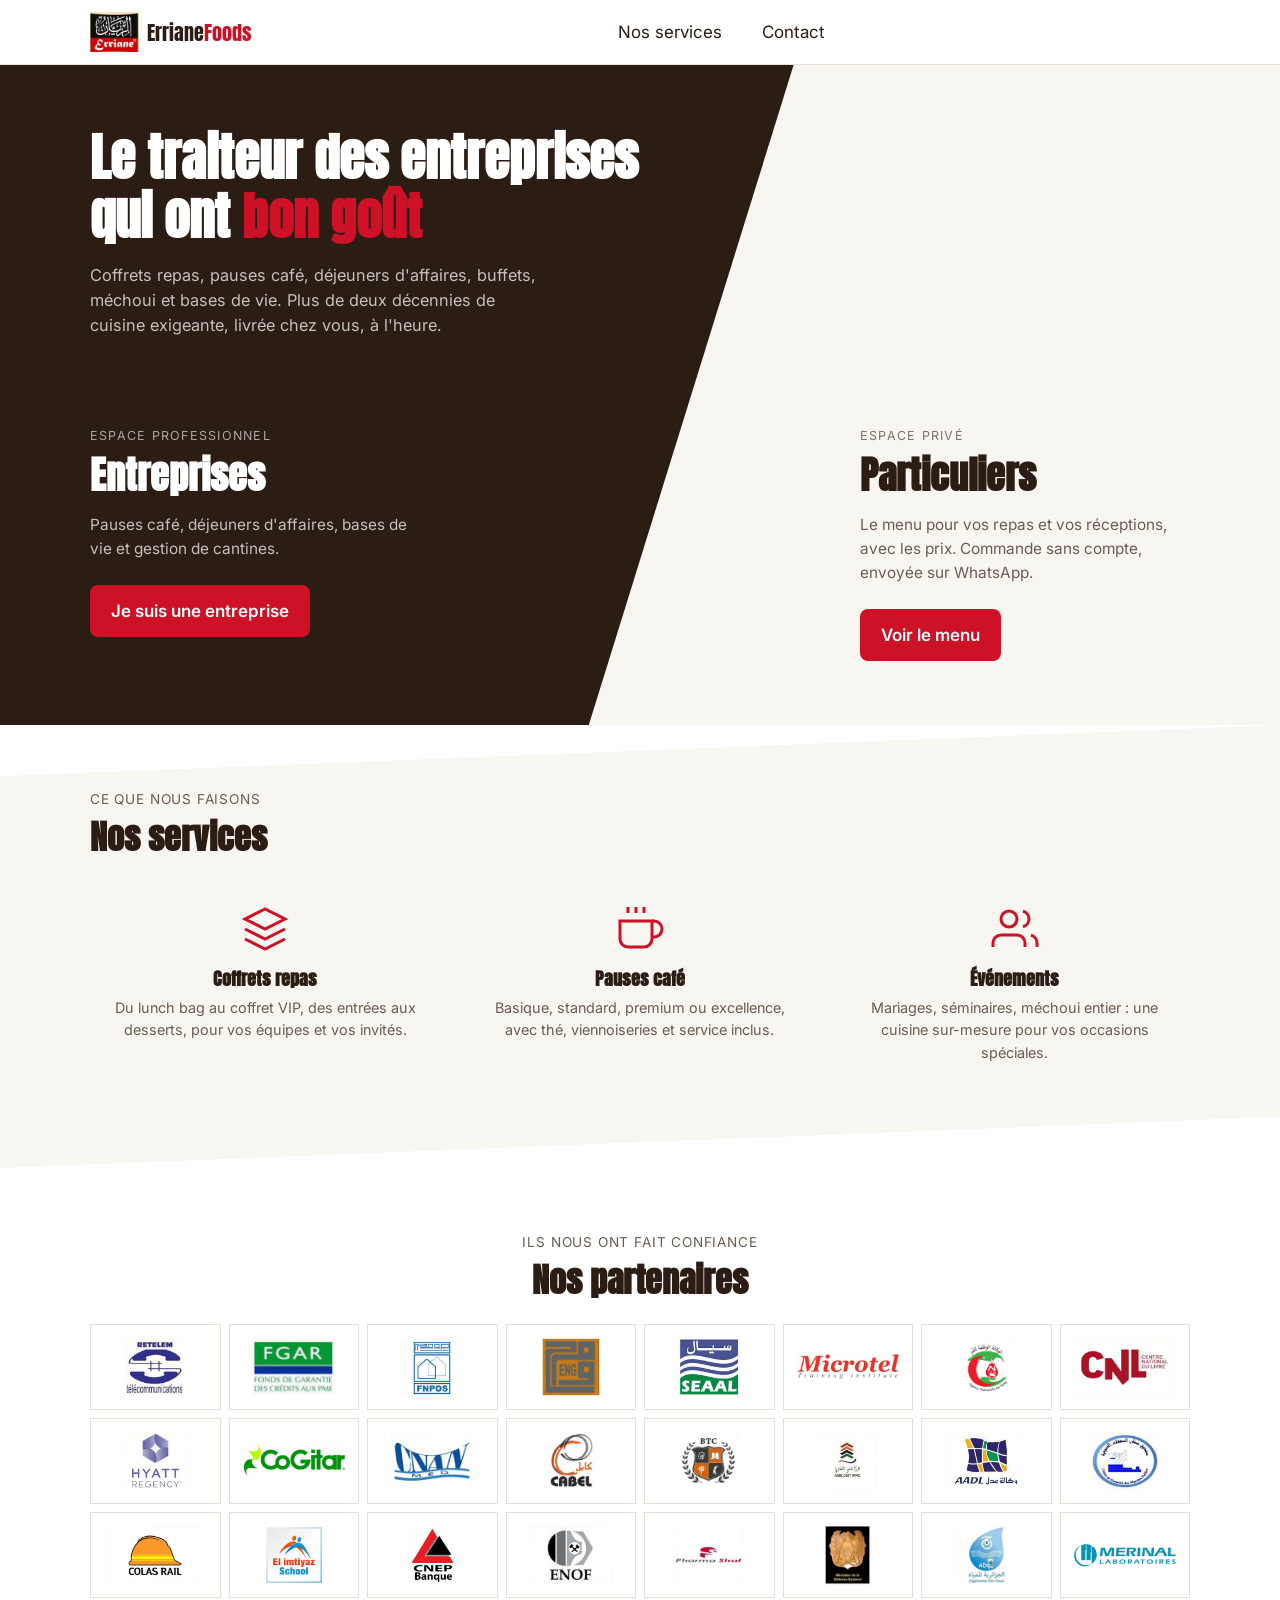
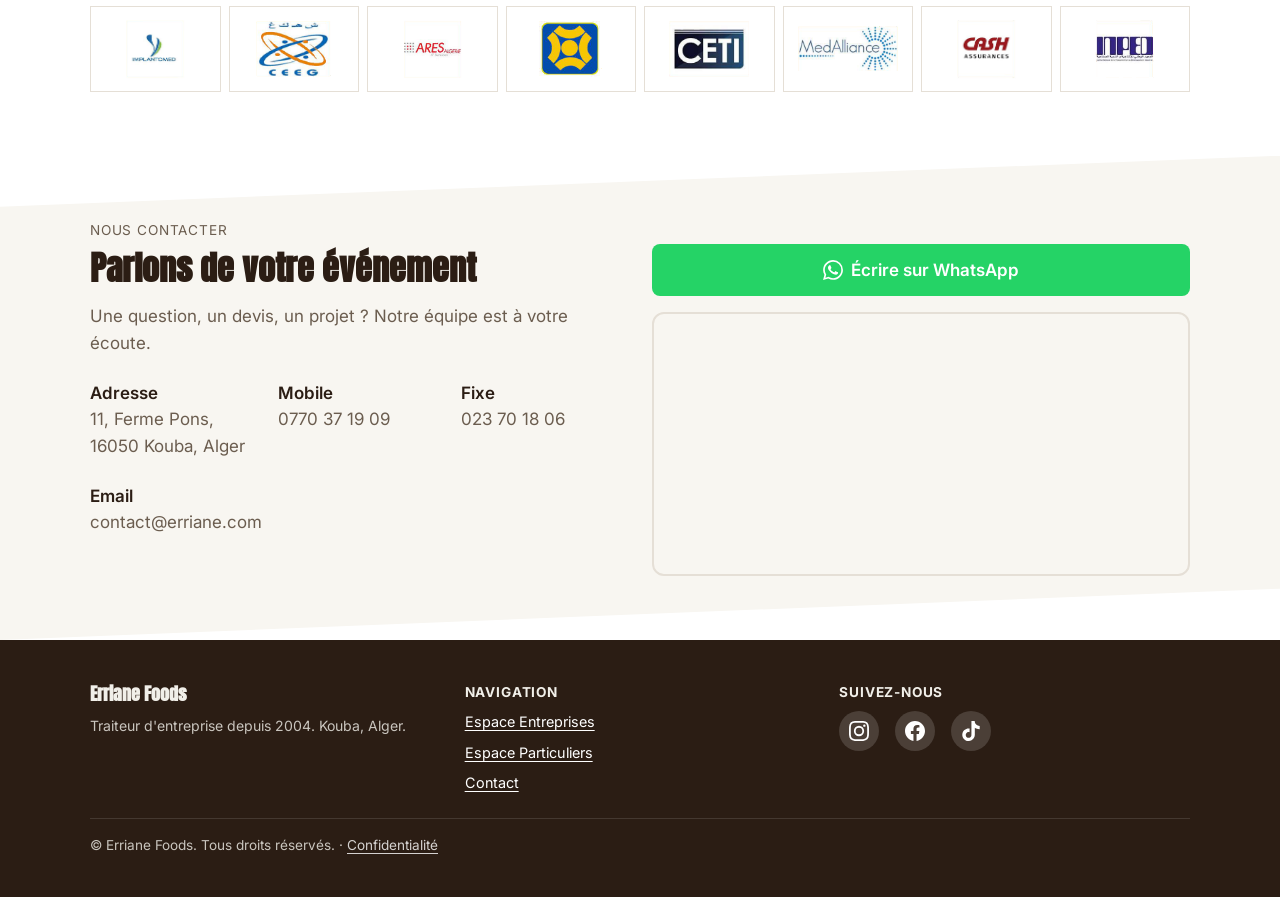
<file: index.html>
<!DOCTYPE html>
<html lang="fr">
<head>
<meta charset="UTF-8">
<meta name="viewport" content="width=device-width, initial-scale=1.0">
<title>Erriane Foods · Traiteur d'entreprise, Alger</title>
<meta name="description" content="Traiteur Erriane Foods à Kouba, Alger. Coffrets repas, pauses café, déjeuners d'affaires, buffets et méchoui.">
<link rel="icon" type="image/png" href="img/logo-erriane.png">
<link rel="preconnect" href="https://fonts.googleapis.com">
<link rel="preconnect" href="https://fonts.gstatic.com" crossorigin>
<link href="https://fonts.googleapis.com/css2?family=Anton&family=Inter:wght@400;500;600;700&display=swap" rel="stylesheet">
<link rel="stylesheet" href="css/tokens.css?v=20261109f">
<link rel="stylesheet" href="css/base.css?v=20261109f">
<link rel="stylesheet" href="css/site.css?v=20261109f">
<link rel="stylesheet" href="css/boutique.css?v=20261109f">
</head>
<body data-espace="accueil">

<!-- EN-TÊTE -->
<header class="entete">
  <div class="entete__barre contenu">
    <a href="index.html" class="entete__marque">
      <img src="img/logo-erriane.png" alt="Erriane Foods">
      <span>Erriane<span style="color:var(--couleur-accent)">Foods</span></span>
    </a>
    <nav class="nav" aria-label="Navigation principale">
      <a href="#services">Nos services</a>
      <a href="contact.html">Contact</a>
    </nav>
    <!-- Pas de panier ici : l'accueil aiguille, il ne vend rien. Le panier
         n'apparaît qu'après avoir choisi Entreprises ou Particuliers. La div
         reste en place pour ne pas déplacer la barre. -->
    <div class="entete__actions"></div>
    <button class="entete__menu-bouton" aria-label="Ouvrir le menu" aria-expanded="false" onclick="basculerMenu(this)">
      <svg width="24" height="24" viewBox="0 0 24 24" fill="none" stroke="currentColor" stroke-width="2"><line x1="3" y1="6" x2="21" y2="6"/><line x1="3" y1="12" x2="21" y2="12"/><line x1="3" y1="18" x2="21" y2="18"/></svg>
    </button>
  </div>
</header>

<!-- HERO : le titre, puis la diagonale qui traverse la page -->
<section class="accueil-heros">
  <div class="accueil-heros__fond" aria-hidden="true"></div>
  <div class="accueil-heros__interieur contenu">
    <div class="accueil-intro">
      <h1>Le traiteur des entreprises qui ont <span style="color:var(--couleur-accent)">bon goût</span></h1>
      <p>Coffrets repas, pauses café, déjeuners d'affaires, buffets, méchoui et bases de vie. Plus de deux décennies de cuisine exigeante, livrée chez vous, à l'heure.</p>
    </div>
    <div class="accueil-choix">
      <a href="entreprises.html" class="accueil-choix__bloc accueil-choix__bloc--entreprise">
        <div class="accueil-choix__label">Espace professionnel</div>
        <h2 class="accueil-choix__titre">Entreprises</h2>
        <p class="accueil-choix__texte">Pauses café, déjeuners d'affaires, bases de vie et gestion de cantines.</p>
        <span class="bouton bouton--accent">Je suis une entreprise</span>
      </a>
      <a href="particuliers.html" class="accueil-choix__bloc accueil-choix__bloc--particulier lien-particuliers">
        <div class="accueil-choix__label">Espace privé</div>
        <h2 class="accueil-choix__titre">Particuliers</h2>
        <p class="accueil-choix__texte">Le menu pour vos repas et vos réceptions, avec les prix. Commande sans compte, envoyée sur WhatsApp.</p>
        <span class="bouton bouton--accent">Voir le menu</span>
      </a>
    </div>
  </div>
</section>

<!-- LA BANDE LATÉRALE
     Un évènement ou une promotion, que le traiteur remplit depuis son espace,
     onglet Médias. Sans média choisi, elle ne s'affiche pas. -->
<aside class="bande-cote" id="bande-cote" hidden>
  <button type="button" class="bande-cote__fermer" onclick="fermerBandeCote()" aria-label="Masquer ce bandeau">&times;</button>
  <div class="bande-cote__media" id="bande-cote-media"></div>
  <p class="bande-cote__texte" id="bande-cote-texte" hidden></p>
</aside>

<!-- SERVICES -->
<section class="section section--alt" id="services">
  <div class="contenu">
    <div class="surtitre">Ce que nous faisons</div>
    <h2>Nos services</h2>
    <div class="services-grid" style="margin-top:var(--espace-4)">
      <div class="service-card">
        <svg class="service-card__icon" viewBox="0 0 24 24" fill="none" stroke="currentColor" stroke-width="1.5"><path d="M12 2L2 7l10 5 10-5-10-5z"/><path d="M2 17l10 5 10-5"/><path d="M2 12l10 5 10-5"/></svg>
        <h3>Coffrets repas</h3>
        <p>Du lunch bag au coffret VIP, des entrées aux desserts, pour vos équipes et vos invités.</p>
      </div>
      <div class="service-card">
        <svg class="service-card__icon" viewBox="0 0 24 24" fill="none" stroke="currentColor" stroke-width="1.5"><path d="M18 8h1a4 4 0 010 8h-1"/><path d="M2 8h16v9a4 4 0 01-4 4H6a4 4 0 01-4-4V8z"/><line x1="6" y1="1" x2="6" y2="4"/><line x1="10" y1="1" x2="10" y2="4"/><line x1="14" y1="1" x2="14" y2="4"/></svg>
        <h3>Pauses café</h3>
        <p>Basique, standard, premium ou excellence, avec thé, viennoiseries et service inclus.</p>
      </div>
      <div class="service-card">
        <svg class="service-card__icon" viewBox="0 0 24 24" fill="none" stroke="currentColor" stroke-width="1.5"><path d="M17 21v-2a4 4 0 00-4-4H5a4 4 0 00-4 4v2"/><circle cx="9" cy="7" r="4"/><path d="M23 21v-2a4 4 0 00-3-3.87"/><path d="M16 3.13a4 4 0 010 7.75"/></svg>
        <h3>Événements</h3>
        <p>Mariages, séminaires, méchoui entier : une cuisine sur-mesure pour vos occasions spéciales.</p>
      </div>
    </div>
  </div>
</section>

<!-- ILS NOUS ONT FAIT CONFIANCE -->
<section class="section" id="partenaires">
  <div class="contenu" style="text-align:center">
    <div class="surtitre">Ils nous ont fait confiance</div>
    <h2>Nos partenaires</h2>
    <div class="partenaires-logos">
      <img src="img/partenaires/retelem.png" alt="Retelem" loading="lazy">
      <img src="img/partenaires/fgar.png" alt="FGAR" loading="lazy">
      <img src="img/partenaires/fnpos.png" alt="FNPOS" loading="lazy">
      <img src="img/partenaires/eng.png" alt="ENG" loading="lazy">
      <img src="img/partenaires/seaal.png" alt="SEAAL" loading="lazy">
      <img src="img/partenaires/microtel.png" alt="Microtel Training Institute" loading="lazy">
      <img src="img/partenaires/agence-nationale-du-sang.png" alt="Agence Nationale du Sang" loading="lazy">
      <img src="img/partenaires/cnl.png" alt="CNL, Centre National du Livre" loading="lazy">
      <img src="img/partenaires/hyatt-regency.png" alt="Hyatt Regency" loading="lazy">
      <img src="img/partenaires/cogitar.png" alt="CoGitar" loading="lazy">
      <img src="img/partenaires/cnan-med.png" alt="CNAN Med" loading="lazy">
      <img src="img/partenaires/cabel.png" alt="Cabel" loading="lazy">
      <img src="img/partenaires/btc.png" alt="BTC" loading="lazy">
      <img src="img/partenaires/aadl-gest-immo.png" alt="AADL Gest Immo" loading="lazy">
      <img src="img/partenaires/aadl.png" alt="AADL" loading="lazy">
      <img src="img/partenaires/ministere-peche.png" alt="Ministère de la Pêche et des Ressources Halieutiques" loading="lazy">
      <img src="img/partenaires/colas-rail.png" alt="Colas Rail" loading="lazy">
      <img src="img/partenaires/el-imtiyaz-school.png" alt="El Imtiyaz School" loading="lazy">
      <img src="img/partenaires/cnep-banque.png" alt="CNEP Banque" loading="lazy">
      <img src="img/partenaires/enof.png" alt="ENOF" loading="lazy">
      <img src="img/partenaires/pharma-strat.png" alt="Pharma Strat" loading="lazy">
      <img src="img/partenaires/ministere-defense-national.png" alt="Ministère de la Défense Nationale" loading="lazy">
      <img src="img/partenaires/ade.png" alt="ADE, Algérienne des Eaux" loading="lazy">
      <img src="img/partenaires/merinal.png" alt="Merinal Laboratoires" loading="lazy">
      <img src="img/partenaires/implantomed.png" alt="Implantomed" loading="lazy">
      <img src="img/partenaires/ceeg.png" alt="CEEG" loading="lazy">
      <img src="img/partenaires/ares-algerie.png" alt="ARES Algérie" loading="lazy">
      <img src="img/partenaires/partenaire-a-identifier.png" alt="Partenaire Erriane Foods" loading="lazy">
      <img src="img/partenaires/ceti.png" alt="CETI" loading="lazy">
      <img src="img/partenaires/medalliance.png" alt="MedAlliance" loading="lazy">
      <img src="img/partenaires/cash-assurances.png" alt="CASH Assurances" loading="lazy">
      <img src="img/partenaires/inped.png" alt="INPED" loading="lazy">
    </div>
  </div>
</section>

<!-- CONTACT -->
<section class="section section--alt" id="contact">
  <div class="contenu">
    <div class="grille grille--2">
      <div>
        <div class="surtitre">Nous contacter</div>
        <h2>Parlons de votre événement</h2>
        <p style="color:var(--couleur-texte-2)">Une question, un devis, un projet ? Notre équipe est à votre écoute.</p>
        <dl class="infos" style="margin-top:var(--espace-4)">
          <div><dt>Adresse</dt><dd>11, Ferme Pons, 16050 Kouba, Alger</dd></div>
          <div><dt>Mobile</dt><dd>0770 37 19 09</dd></div>
          <div><dt>Fixe</dt><dd>023 70 18 06</dd></div>
          <div><dt>Email</dt><dd>contact@erriane.com</dd></div>
        </dl>
      </div>
      <div>
        <a href="https://wa.me/213770371909?text=Bonjour%20Erriane%20Foods%2C%20je%20souhaite%20un%20devis." class="bouton bouton--whatsapp bouton--large" target="_blank" rel="noopener" style="margin-top:var(--espace-4)">
          <svg viewBox="0 0 24 24"><path d="M17.472 14.382c-.297-.149-1.758-.867-2.03-.967-.273-.099-.471-.148-.67.15-.197.297-.767.966-.94 1.164-.173.199-.347.223-.644.075-.297-.15-1.255-.463-2.39-1.475-.883-.788-1.48-1.761-1.653-2.059-.173-.297-.018-.458.13-.606.134-.133.298-.347.446-.52.149-.174.198-.298.298-.497.099-.198.05-.371-.025-.52-.075-.149-.669-1.612-.916-2.207-.242-.579-.487-.5-.669-.51-.173-.008-.371-.01-.57-.01-.198 0-.52.074-.792.372-.272.297-1.04 1.016-1.04 2.479 0 1.462 1.065 2.875 1.213 3.074.149.198 2.096 3.2 5.077 4.487.709.306 1.262.489 1.694.625.712.227 1.36.195 1.871.118.571-.085 1.758-.719 2.006-1.413.248-.694.248-1.289.173-1.413-.074-.124-.272-.198-.57-.347m-5.421 7.403h-.004a9.87 9.87 0 01-5.031-1.378l-.361-.214-3.741.982.998-3.648-.235-.374a9.86 9.86 0 01-1.51-5.26c.001-5.45 4.436-9.884 9.888-9.884 2.64 0 5.122 1.03 6.988 2.898a9.825 9.825 0 012.893 6.994c-.003 5.45-4.437 9.884-9.885 9.884m8.413-18.297A11.815 11.815 0 0012.05 0C5.495 0 .16 5.335.157 11.892c0 2.096.547 4.142 1.588 5.945L.057 24l6.305-1.654a11.882 11.882 0 005.683 1.448h.005c6.554 0 11.89-5.335 11.893-11.893a11.821 11.821 0 00-3.48-8.413z"/></svg>
          Écrire sur WhatsApp
        </a>
        <div style="margin-top:var(--espace-3);border-radius:var(--rayon-carte);overflow:hidden;border:2px solid var(--couleur-bordure);min-height:250px">
          <iframe src="https://maps.google.com/maps?q=11%20Ferme%20Pons%2C%20Kouba%2C%20Alger&hl=fr&z=16&output=embed" width="100%" height="260" style="border:0;display:block" allowfullscreen loading="lazy" title="Localisation Erriane Foods"></iframe>
        </div>
      </div>
    </div>
  </div>
</section>

<!-- PIED DE PAGE -->
<footer class="pied">
  <div class="contenu">
    <div class="pied__colonnes">
      <div>
        <b style="font-family:var(--police-titres);font-size:1.1rem">Erriane Foods</b>
        <p style="margin-top:var(--espace-2);font-size:.88rem;opacity:.8">Traiteur d'entreprise depuis 2004. Kouba, Alger.</p>
      </div>
      <div>
        <b style="font-size:.85rem;letter-spacing:.06em;text-transform:uppercase">Navigation</b>
        <nav style="margin-top:var(--espace-2);display:flex;flex-direction:column;gap:var(--espace-2);font-size:.9rem">
          <a href="entreprises.html">Espace Entreprises</a>
          <a href="particuliers.html" class="lien-particuliers">Espace Particuliers</a>
          <a href="contact.html">Contact</a>
        </nav>
      </div>
      <div>
        <b style="font-size:.85rem;letter-spacing:.06em;text-transform:uppercase">Suivez-nous</b>
        <div class="social-links" style="margin-top:var(--espace-2)">
          <a href="https://www.instagram.com/traiteur.erriane.foods/" target="_blank" rel="noopener" aria-label="Instagram">
            <svg viewBox="0 0 24 24"><path d="M12 2.163c3.204 0 3.584.012 4.85.07 3.252.148 4.771 1.691 4.919 4.919.058 1.265.069 1.645.069 4.849 0 3.205-.012 3.584-.069 4.849-.149 3.225-1.664 4.771-4.919 4.919-1.266.058-1.644.07-4.85.07-3.204 0-3.584-.012-4.849-.07-3.26-.149-4.771-1.699-4.919-4.92-.058-1.265-.07-1.644-.07-4.849 0-3.204.013-3.583.07-4.849.149-3.227 1.664-4.771 4.919-4.919 1.266-.057 1.645-.069 4.849-.069zM12 0C8.741 0 8.333.014 7.053.072 2.695.272.273 2.69.073 7.052.014 8.333 0 8.741 0 12c0 3.259.014 3.668.072 4.948.2 4.358 2.618 6.78 6.98 6.98C8.333 23.986 8.741 24 12 24c3.259 0 3.668-.014 4.948-.072 4.354-.2 6.782-2.618 6.979-6.98.059-1.28.073-1.689.073-4.948 0-3.259-.014-3.667-.072-4.947-.196-4.354-2.617-6.78-6.979-6.98C15.668.014 15.259 0 12 0zm0 5.838a6.162 6.162 0 100 12.324 6.162 6.162 0 000-12.324zM12 16a4 4 0 110-8 4 4 0 010 8zm6.406-11.845a1.44 1.44 0 100 2.881 1.44 1.44 0 000-2.881z"/></svg>
          </a>
          <a href="https://www.facebook.com/errianefoods/" target="_blank" rel="noopener" aria-label="Facebook">
            <svg viewBox="0 0 24 24"><path d="M24 12.073c0-6.627-5.373-12-12-12s-12 5.373-12 12c0 5.99 4.388 10.954 10.125 11.854v-8.385H7.078v-3.47h3.047V9.43c0-3.007 1.792-4.669 4.533-4.669 1.312 0 2.686.235 2.686.235v2.953H15.83c-1.491 0-1.956.925-1.956 1.874v2.25h3.328l-.532 3.47h-2.796v8.385C19.612 23.027 24 18.062 24 12.073z"/></svg>
          </a>
          <a href="https://www.tiktok.com/@traiteur_erriane" target="_blank" rel="noopener" aria-label="TikTok">
            <svg viewBox="0 0 24 24"><path d="M12.525.02c1.31-.02 2.61-.01 3.91-.02.08 1.53.63 3.09 1.75 4.17 1.12 1.11 2.7 1.62 4.24 1.79v4.03c-1.44-.05-2.89-.35-4.2-.97-.57-.26-1.1-.59-1.62-.93-.01 2.92.01 5.84-.02 8.75-.08 1.4-.54 2.79-1.35 3.94-1.31 1.92-3.58 3.17-5.91 3.21-1.43.08-2.86-.31-4.08-1.03-2.02-1.19-3.44-3.37-3.65-5.71-.02-.5-.03-1-.01-1.49.18-1.9 1.12-3.72 2.58-4.96 1.66-1.44 3.98-2.13 6.15-1.72.02 1.48-.04 2.96-.04 4.44-.99-.32-2.15-.23-3.02.37-.63.41-1.11 1.04-1.36 1.75-.21.51-.15 1.07-.14 1.61.24 1.64 1.82 3.02 3.5 2.87 1.12-.01 2.19-.66 2.77-1.61.19-.33.4-.67.41-1.06.1-1.79.06-3.57.07-5.36.01-4.03-.01-8.05.02-12.07z"/></svg>
          </a>
        </div>
      </div>
    </div>
    <div class="pied__credits">&copy; Erriane Foods. Tous droits réservés. &middot; <a href="confidentialite.html">Confidentialité</a></div>
  </div>
</footer>

<script src="js/amorce.js?v=20261109f"></script>
<script src="js/data.js?v=20261109f"></script>
<script src="js/carte.js?v=20261109f"></script>
<script src="js/ui.js?v=20261109f"></script>
<script src="js/compte.js?v=20261109f"></script>
<script src="js/panier.js?v=20261109f"></script>
<script src="js/catalogue.js?v=20261109f"></script>
<script src="js/media.js?v=20261109f"></script>
<script src="js/bandes.js?v=20261109f"></script>
</body>
</html>
</file>
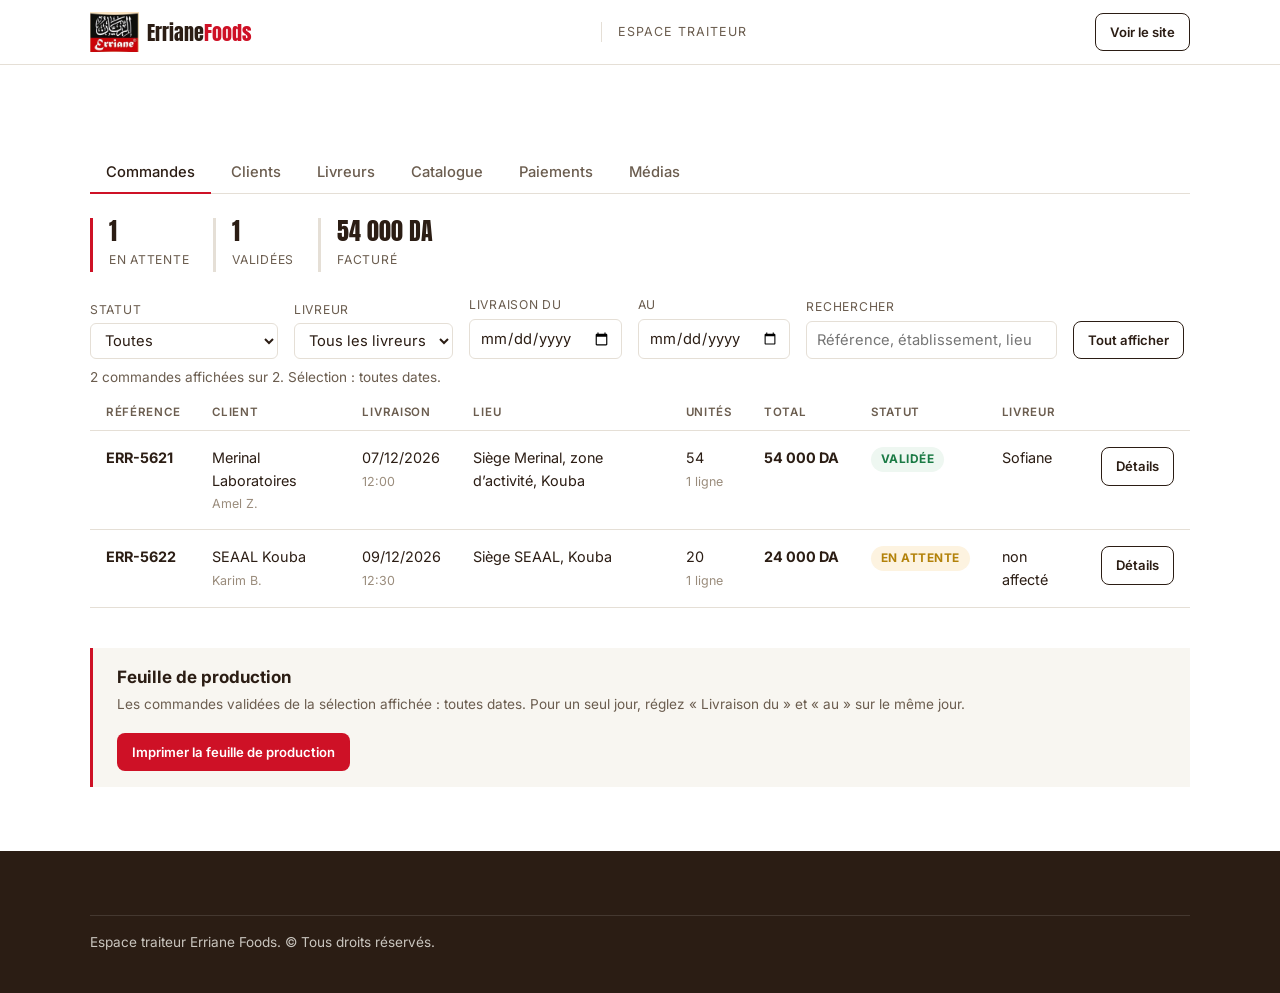
<file: admin/index.html>
<!DOCTYPE html>
<html lang="fr">
<head>
<meta charset="UTF-8">
<meta name="viewport" content="width=device-width, initial-scale=1.0">
<title>Espace traiteur · Erriane Foods</title>
<meta name="description" content="Suivi des commandes Erriane Foods.">
<meta name="robots" content="noindex">
<link rel="icon" type="image/png" href="../img/logo-erriane.png">
<link rel="preconnect" href="https://fonts.googleapis.com">
<link rel="preconnect" href="https://fonts.gstatic.com" crossorigin>
<link href="https://fonts.googleapis.com/css2?family=Anton&family=Inter:wght@400;500;600;700&display=swap" rel="stylesheet">
<link rel="stylesheet" href="../css/tokens.css">
<link rel="stylesheet" href="../css/base.css">
<link rel="stylesheet" href="../css/site.css">
<link rel="stylesheet" href="../css/boutique.css">
<link rel="stylesheet" href="../css/admin.css">
</head>
<body data-espace="admin">

<!-- EN-TÊTE

     Cette page n'est pas encore protégée par un mot de passe : elle vit à
     l'adresse /admin/, elle n'est liée depuis aucune page du site et elle
     demande aux moteurs de recherche de ne pas l'indexer. Le vrai compte du
     traiteur, avec email et mot de passe, arrivera avec la base de données.
     Les données lues ici sont celles du navigateur, comme partout sur ce site. -->
<header class="entete">
  <div class="entete__barre contenu">
    <a href="../index.html" class="entete__marque">
      <img src="../img/logo-erriane.png" alt="Erriane Foods">
      <span>Erriane<span style="color:var(--couleur-accent)">Foods</span></span>
    </a>
    <span class="adm-espace">Espace traiteur</span>
    <div class="entete__actions">
      <a class="bouton bouton--secondaire bouton--petit" href="../index.html">Voir le site</a>
    </div>
  </div>
</header>

<section class="section">
  <div class="contenu">

    <div class="adm-onglets" role="tablist">
      <button type="button" class="adm-onglet on" data-onglet="commandes" onclick="ongletAdmin('commandes')">Commandes</button>
      <button type="button" class="adm-onglet" data-onglet="clients" onclick="ongletAdmin('clients')">Clients</button>
      <button type="button" class="adm-onglet" data-onglet="livreurs" onclick="ongletAdmin('livreurs')">Livreurs</button>
      <button type="button" class="adm-onglet" data-onglet="catalogue" onclick="ongletAdmin('catalogue')">Catalogue</button>
      <button type="button" class="adm-onglet" data-onglet="paiements" onclick="ongletAdmin('paiements')">Paiements</button>
      <button type="button" class="adm-onglet" data-onglet="medias" onclick="ongletAdmin('medias')">Médias</button>
    </div>

    <!-- ============ COMMANDES ============
         La liste, les filtres, et l'impression de la feuille de production.
         La feuille suit la sélection : elle ne garde que les commandes
         validées de ce qui est affiché. -->
    <div class="adm-panneau" id="panneau-commandes">

      <div class="adm-chiffres no-print" id="adm-chiffres"></div>

      <div class="adm-filtres no-print">
        <div>
          <label for="f-statut">Statut</label>
          <select id="f-statut" onchange="majFiltre('fStatut', this.value)">
            <option value="tous">Toutes</option>
            <option value="attente">En attente</option>
            <option value="confirmee">Validées</option>
            <option value="reportee">Autre date proposée</option>
            <option value="annulee">Annulées</option>
          </select>
        </div>
        <div>
          <label for="f-livreur">Livreur</label>
          <!-- La liste des noms est écrite par le script (voir
               remplirFiltreLivreurs, admin-commandes.js) : elle suit ce que le
               traiteur inscrit dans l'onglet Livreurs. -->
          <select id="f-livreur" onchange="majFiltre('fLivreur', this.value)"></select>
        </div>
        <div>
          <label for="f-du">Livraison du</label>
          <input type="date" id="f-du" onchange="majFiltre('du', this.value)">
        </div>
        <div>
          <label for="f-au">au</label>
          <input type="date" id="f-au" onchange="majFiltre('au', this.value)">
        </div>
        <div>
          <label for="f-q">Rechercher</label>
          <input type="search" id="f-q" placeholder="Référence, établissement, lieu" oninput="majFiltre('q', this.value)">
        </div>
        <button type="button" class="bouton bouton--secondaire bouton--petit" onclick="viderFiltres()">Tout afficher</button>
      </div>

      <p class="adm-compte no-print" id="adm-compte"></p>

      <div class="no-print" id="adm-liste"></div>

      <div class="adm-impression no-print">
        <div>
          <b>Feuille de production</b>
          <span>Les commandes validées de la sélection affichée : <span id="feuille-resume"></span>.
          Pour un seul jour, réglez « Livraison du » et « au » sur le même jour.</span>
        </div>
        <button type="button" class="bouton bouton--accent bouton--petit" onclick="imprimer('feuille')">Imprimer la feuille de production</button>
      </div>

      <div class="feuille-print" id="feuille-print">
        <div class="feuille" id="feuille-corps"></div>
      </div>
    </div>

    <!-- ============ CLIENTS ============
         Les comptes clients. Beaucoup de clients d'Erriane commandent par
         téléphone : le traiteur inscrit le compte lui-même, puis pose la
         commande. Elle a la forme de celles du site, donc elle se retrouve dans
         l'espace du client, et se traite comme les autres dans l'onglet
         Commandes. -->
    <div class="adm-panneau" id="panneau-clients" hidden>

      <div class="adm-impression no-print">
        <div>
          <b>Les comptes clients</b>
          <span id="cli-compte"></span>
        </div>
        <button type="button" class="bouton bouton--accent bouton--petit" onclick="nouvelleCommande('')">Nouvelle commande</button>
      </div>

      <h2 class="adm-titre">Inscrire un client</h2>
      <div class="adm-filtres">
        <div>
          <label for="cli-etab">Établissement ou société</label>
          <input type="text" id="cli-etab" placeholder="Merinal Laboratoires">
        </div>
        <div>
          <label for="cli-nom">Nom du contact</label>
          <input type="text" id="cli-nom" placeholder="Amel Z.">
        </div>
        <div>
          <label for="cli-tel">Téléphone</label>
          <input type="tel" id="cli-tel" placeholder="0550 11 22 33">
        </div>
        <div>
          <label for="cli-email">Email</label>
          <input type="email" id="cli-email" placeholder="vous@exemple.dz">
        </div>
        <button type="button" class="bouton bouton--accent bouton--petit" onclick="ajouterClient()">Inscrire ce client</button>
      </div>
      <p class="msg-err" id="cli-err">Vérifiez l'établissement, le nom, le téléphone et l'email.</p>
      <p class="adm-aide">L'email identifie le client : s'il est déjà inscrit, sa fiche se met à jour
      au lieu d'apparaître deux fois. Le client n'a rien à faire de son côté.</p>

      <h2 class="adm-titre">Les clients</h2>
      <div id="cli-liste"></div>
    </div>

    <!-- ============ LIVREURS ============
         Les noms se remplissent tout seuls quand le traiteur affecte un livreur
         à une commande. Ici il les tient : inscrire, corriger, retirer, et voir
         ce que chacun a à livrer. La première ligne du tableau est celle qui
         compte : les commandes validées que personne n'a prises. -->
    <div class="adm-panneau" id="panneau-livreurs" hidden>

      <div class="adm-impression no-print">
        <div>
          <b>Les livreurs</b>
          <span id="liv-compte"></span>
        </div>
        <button type="button" class="bouton bouton--secondaire bouton--petit"
          onclick="voirTournee('__aucun', 'Commandes sans livreur')">Voir ce qui reste à affecter</button>
      </div>

      <h2 class="adm-titre">Inscrire un livreur</h2>
      <div class="adm-filtres">
        <div>
          <label for="liv-nouveau">Nom du livreur</label>
          <input type="text" id="liv-nouveau" placeholder="Sofiane" onkeydown="if(event.key==='Enter')ajouterLivreurALaListe()">
        </div>
        <button type="button" class="bouton bouton--accent bouton--petit" onclick="ajouterLivreurALaListe()">Inscrire ce livreur</button>
      </div>
      <p class="msg-err" id="liv-err">Écrivez un nom.</p>
      <p class="adm-aide">Un nom s'inscrit aussi tout seul quand vous affectez un livreur depuis la
      fiche d'une commande. Corriger un nom ici le corrige sur ses commandes. Retirer un nom ne
      touche pas aux commandes déjà affectées : elles gardent son nom écrit dessus.</p>

      <h2 class="adm-titre">Ce qu'ils ont à livrer</h2>
      <div id="liv-liste"></div>
    </div>

    <!-- ============ CATALOGUE ============
         Deux côtés, comme le site : les coffrets de la page Entreprises et les
         plats de la page Particuliers. Chacun s'affiche en cartes, dans l'ordre
         où le client le voit, avec ses rubriques. Ce que le traiteur change ici
         s'empile sur le catalogue du code et se garde dans son navigateur. -->
    <div class="adm-panneau" id="panneau-catalogue" hidden>

      <div class="adm-impression no-print">
        <div>
          <b>Le catalogue du site</b>
          <span id="cat-resume">Le catalogue du site vient du code. Tout ce que vous
          modifiez ici s'ajoute par-dessus, et se garde dans ce navigateur.</span>
        </div>
        <button type="button" class="bouton bouton--secondaire bouton--petit" onclick="reinitialiserCatalogue()">Revenir au catalogue du site</button>
      </div>

      <h2 class="adm-titre">Côté entreprises</h2>
      <p class="adm-aide">Les coffrets de la page Entreprises, dans l'ordre où le client les voit.</p>
      <div class="cat-rubriques" id="cat-rubriques-entreprise"></div>
      <div class="adm-filtres cat-ajout">
        <div>
          <label for="cat-nom">Nom du coffret</label>
          <input type="text" id="cat-nom" placeholder="Coffret VIP viande">
        </div>
        <div>
          <label for="cat-prix">Prix (DA)</label>
          <input type="number" id="cat-prix" min="0" step="50" placeholder="Laissez vide pour sur demande">
        </div>
        <div>
          <label for="cat-cat">Rubrique</label>
          <select id="cat-cat"></select>
        </div>
        <button type="button" class="bouton bouton--accent bouton--petit" onclick="ajouterCoffret()">Ajouter un coffret</button>
      </div>
      <p class="msg-err" id="cat-err">Un nom suffit. Le prix peut rester vide : le coffret passe sur demande.</p>
      <div id="cat-cartes-entreprise"></div>

      <h2 class="adm-titre">Côté clients</h2>
      <p class="adm-aide">Les plats de la page Particuliers, dans l'ordre où ils s'affichent.</p>
      <div class="cat-rubriques" id="cat-rubriques-plats"></div>
      <div class="adm-filtres cat-ajout">
        <div>
          <label for="plat-nom">Nom du plat</label>
          <input type="text" id="plat-nom" placeholder="Tajine de poulet">
        </div>
        <div>
          <label for="plat-prix">Prix (DA)</label>
          <input type="number" id="plat-prix" min="0" step="50" placeholder="900">
        </div>
        <div>
          <label for="plat-cat">Rubrique</label>
          <select id="plat-cat"></select>
        </div>
        <button type="button" class="bouton bouton--accent bouton--petit" onclick="ajouterPlat()">Ajouter un plat</button>
      </div>
      <p class="msg-err" id="plat-err">Un nom et un prix suffisent.</p>
      <div id="cat-cartes-plats"></div>
    </div>

    <!-- ============ MEDIAS ============
         Les deux bandes qui passent une video ou une photo sur le site : celle
         du haut de la page Entreprises et celle qui defile sur le cote. Le
         traiteur choisit parmi les fichiers deposes dans img/media/. -->
    <div class="adm-panneau" id="panneau-medias" hidden>

      <h2 class="adm-titre">La bande du haut</h2>
      <p class="adm-aide">Une vidéo courte et légère, silencieuse, qui tourne en boucle
      en haut de la page Entreprises. Sans vidéo choisie, la bande montre la photo.</p>
      <div id="med-haut"></div>

      <h2 class="adm-titre">La bande latérale</h2>
      <p class="adm-aide">Pour une vidéo ou une photo d'un événement ou d'une promotion.
      Elle reste visible pendant que le client descend la page.</p>
      <div id="med-cote"></div>

      <div class="adm-impression no-print">
        <div>
          <b>Où déposer les fichiers</b>
          <span>Dans <code>img/media/</code>, sur le site. Les vidéos en mp4 ou webm,
          les images en jpg. Elles apparaissent ici dès que la page est rechargée.
          Le traiteur les choisit lui-même, il n'a rien à téléverser.</span>
        </div>
      </div>
    </div>

    <!-- ============ PAIEMENTS ============
         Ce qui est rentré, ce qui reste dû, et l'historique. -->
    <div class="adm-panneau" id="panneau-paiements" hidden>

      <!-- L'argent qui dort, en une ligne : la mecanique du site. Rouge tant
           qu'il reste de l'argent du, vert quand tout est encaisse. -->
      <div class="adm-solde-bande" id="pay-solde-bande"></div>

      <h2 class="adm-titre">Enregistrer un versement</h2>
      <div class="adm-filtres">
        <div>
          <label for="pay-email">Client</label>
          <select id="pay-email" onchange="remplirMontant()"></select>
        </div>
        <div>
          <label for="pay-montant">Montant versé (DA)</label>
          <input type="number" id="pay-montant" min="0" step="50" placeholder="0">
        </div>
        <div>
          <label for="pay-type">Type de paiement</label>
          <select id="pay-type" onchange="majTypePaiement()">
            <option>Espèces</option>
            <option>Chèque</option>
            <option>Virement</option>
          </select>
        </div>
        <div id="pay-num-bloc" hidden>
          <label for="pay-num">Numéro du chèque</label>
          <input type="text" id="pay-num" placeholder="0000000">
        </div>
        <div>
          <label for="pay-date">Date</label>
          <input type="date" id="pay-date">
        </div>
        <div>
          <label for="pay-statut">Statut</label>
          <select id="pay-statut">
            <option value="enc">Encaissé</option>
            <option value="att">En attente d'encaissement (chèque, virement)</option>
          </select>
        </div>
        <button type="button" class="bouton bouton--accent bouton--petit" onclick="ajouterVersement()">Ajouter le versement</button>
      </div>
      <p class="msg-err" id="pay-err">Choisissez un client et un montant supérieur à zéro.</p>
      <p class="adm-aide">Le montant se propose au solde du client : vous pouvez le remplacer. Un versement en attente
      d'encaissement ne réduit pas le solde tant qu'il n'est pas encaissé. Un particulier règle à la livraison, il n'a
      donc pas de solde suivi ici.</p>

      <h2 class="adm-titre">Balance par client (DA)</h2>
      <div id="pay-balance"></div>

      <h2 class="adm-titre">Historique des versements</h2>
      <div id="pay-historique"></div>
    </div>

  </div>
</section>

<footer class="pied">
  <div class="contenu">
    <div class="pied__credits">Espace traiteur Erriane Foods. &copy; Tous droits réservés.</div>
  </div>
</footer>

<script src="../js/amorce.js?v=20261109f"></script>
<script src="../js/data.js?v=20261109f"></script>
<script src="../js/carte.js?v=20261109f"></script>
<script src="../js/media.js?v=20261109f"></script>
<script src="../js/ui.js?v=20261109f"></script>
<script src="../js/admin.js?v=20261109f"></script>
<script src="../js/admin-commandes.js?v=20261109f"></script>
<script src="../js/admin-clients.js?v=20261109f"></script>
<script src="../js/admin-livreurs.js?v=20261109f"></script>
<script src="../js/admin-catalogue.js?v=20261109f"></script>
<script src="../js/admin-paiements.js?v=20261109f"></script>
<script src="../js/admin-medias.js?v=20261109f"></script>
</body>
</html>
</file>
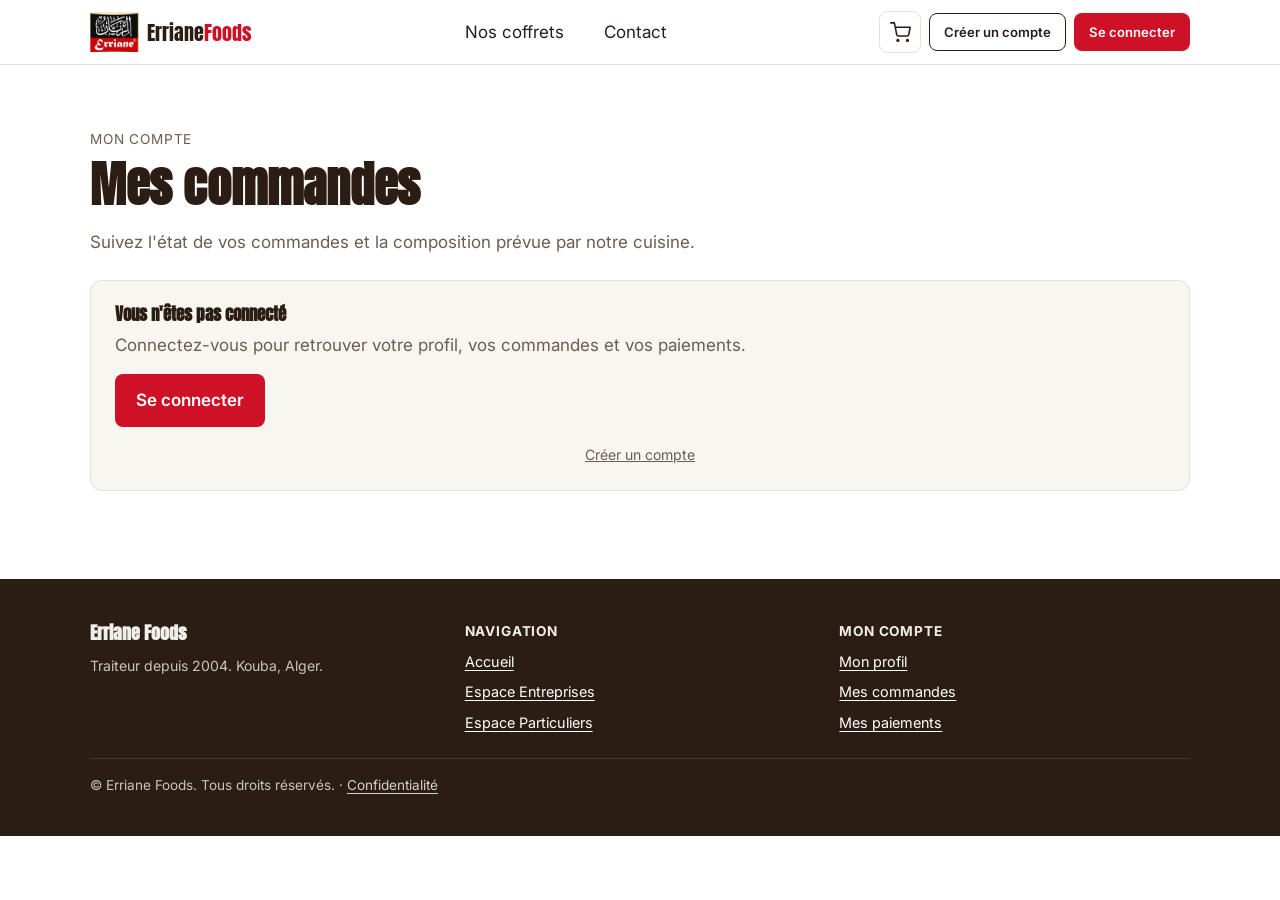
<file: commandes.html>
<!DOCTYPE html>
<html lang="fr">
<head>
<meta charset="UTF-8">
<meta name="viewport" content="width=device-width, initial-scale=1.0">
<title>Mes commandes · Erriane Foods</title>
<meta name="description" content="Historique et suivi de vos commandes Erriane Foods.">
<meta name="robots" content="noindex">
<link rel="icon" type="image/png" href="img/logo-erriane.png">
<link rel="preconnect" href="https://fonts.googleapis.com">
<link rel="preconnect" href="https://fonts.gstatic.com" crossorigin>
<link href="https://fonts.googleapis.com/css2?family=Anton&family=Inter:wght@400;500;600;700&display=swap" rel="stylesheet">
<link rel="stylesheet" href="css/tokens.css?v=20261109f">
<link rel="stylesheet" href="css/base.css?v=20261109f">
<link rel="stylesheet" href="css/site.css?v=20261109f">
<link rel="stylesheet" href="css/boutique.css?v=20261109f">
</head>
<body>

<!-- EN-TÊTE -->
<header class="entete">
  <div class="entete__barre contenu">
    <a href="index.html" class="entete__marque">
      <img src="img/logo-erriane.png" alt="Erriane Foods">
      <span>Erriane<span style="color:var(--couleur-accent)">Foods</span></span>
    </a>
    <nav class="nav" aria-label="Navigation principale">
      <a href="entreprises.html">Nos coffrets</a>
      <a href="contact.html">Contact</a>
    </nav>
    <div class="entete__actions">
      <button type="button" class="panier-btn" id="panier-bouton" onclick="ouvrirPanier()" aria-label="Voir mon panier">
        <svg viewBox="0 0 24 24" fill="none" stroke="currentColor" stroke-width="1.8" stroke-linecap="round" stroke-linejoin="round"><circle cx="9" cy="21" r="1"/><circle cx="20" cy="21" r="1"/><path d="M1 1h4l2.68 13.39a2 2 0 0 0 2 1.61h9.72a2 2 0 0 0 2-1.61L23 6H6"/></svg>
        <span class="panier-btn__badge" id="panier-badge"></span>
      </button>
      <div id="zone-compte"></div>
    </div>
    <button class="entete__menu-bouton" aria-label="Ouvrir le menu" aria-expanded="false" onclick="basculerMenu(this)">
      <svg width="24" height="24" viewBox="0 0 24 24" fill="none" stroke="currentColor" stroke-width="2"><line x1="3" y1="6" x2="21" y2="6"/><line x1="3" y1="12" x2="21" y2="12"/><line x1="3" y1="18" x2="21" y2="18"/></svg>
    </button>
  </div>
</header>

<!-- MES COMMANDES -->
<section class="section">
  <div class="contenu">
    <div class="surtitre">Mon compte</div>
    <h1>Mes commandes</h1>
    <p style="color:var(--couleur-texte-2);max-width:56ch;margin-bottom:var(--espace-4)">Suivez l'état de vos commandes et la composition prévue par notre cuisine.</p>
    <div id="zone-commandes"></div>
  </div>
</section>

<!-- PIED DE PAGE -->
<footer class="pied">
  <div class="contenu">
    <div class="pied__colonnes">
      <div>
        <b style="font-family:var(--police-titres);font-size:1.1rem">Erriane Foods</b>
        <p style="margin-top:var(--espace-2);font-size:.88rem;opacity:.8">Traiteur depuis 2004. Kouba, Alger.</p>
      </div>
      <div>
        <b style="font-size:.85rem;letter-spacing:.06em;text-transform:uppercase">Navigation</b>
        <nav style="margin-top:var(--espace-2);display:flex;flex-direction:column;gap:var(--espace-2);font-size:.9rem">
          <a href="index.html">Accueil</a>
          <a href="entreprises.html">Espace Entreprises</a>
          <a href="particuliers.html" class="lien-particuliers">Espace Particuliers</a>
        </nav>
      </div>
      <div>
        <b style="font-size:.85rem;letter-spacing:.06em;text-transform:uppercase">Mon compte</b>
        <nav style="margin-top:var(--espace-2);display:flex;flex-direction:column;gap:var(--espace-2);font-size:.9rem">
          <a href="profil.html">Mon profil</a>
          <a href="commandes.html">Mes commandes</a>
          <a href="paiements.html">Mes paiements</a>
        </nav>
      </div>
    </div>
    <div class="pied__credits">&copy; Erriane Foods. Tous droits réservés. &middot; <a href="confidentialite.html">Confidentialité</a></div>
  </div>
</footer>

<script src="js/amorce.js?v=20261109f"></script>
<script src="js/data.js?v=20261109f"></script>
<script src="js/carte.js?v=20261109f"></script>
<script src="js/ui.js?v=20261109f"></script>
<script src="js/compte.js?v=20261109f"></script>
<script src="js/panier.js?v=20261109f"></script>
<script src="js/client.js?v=20261109f"></script>
</body>
</html>
</file>
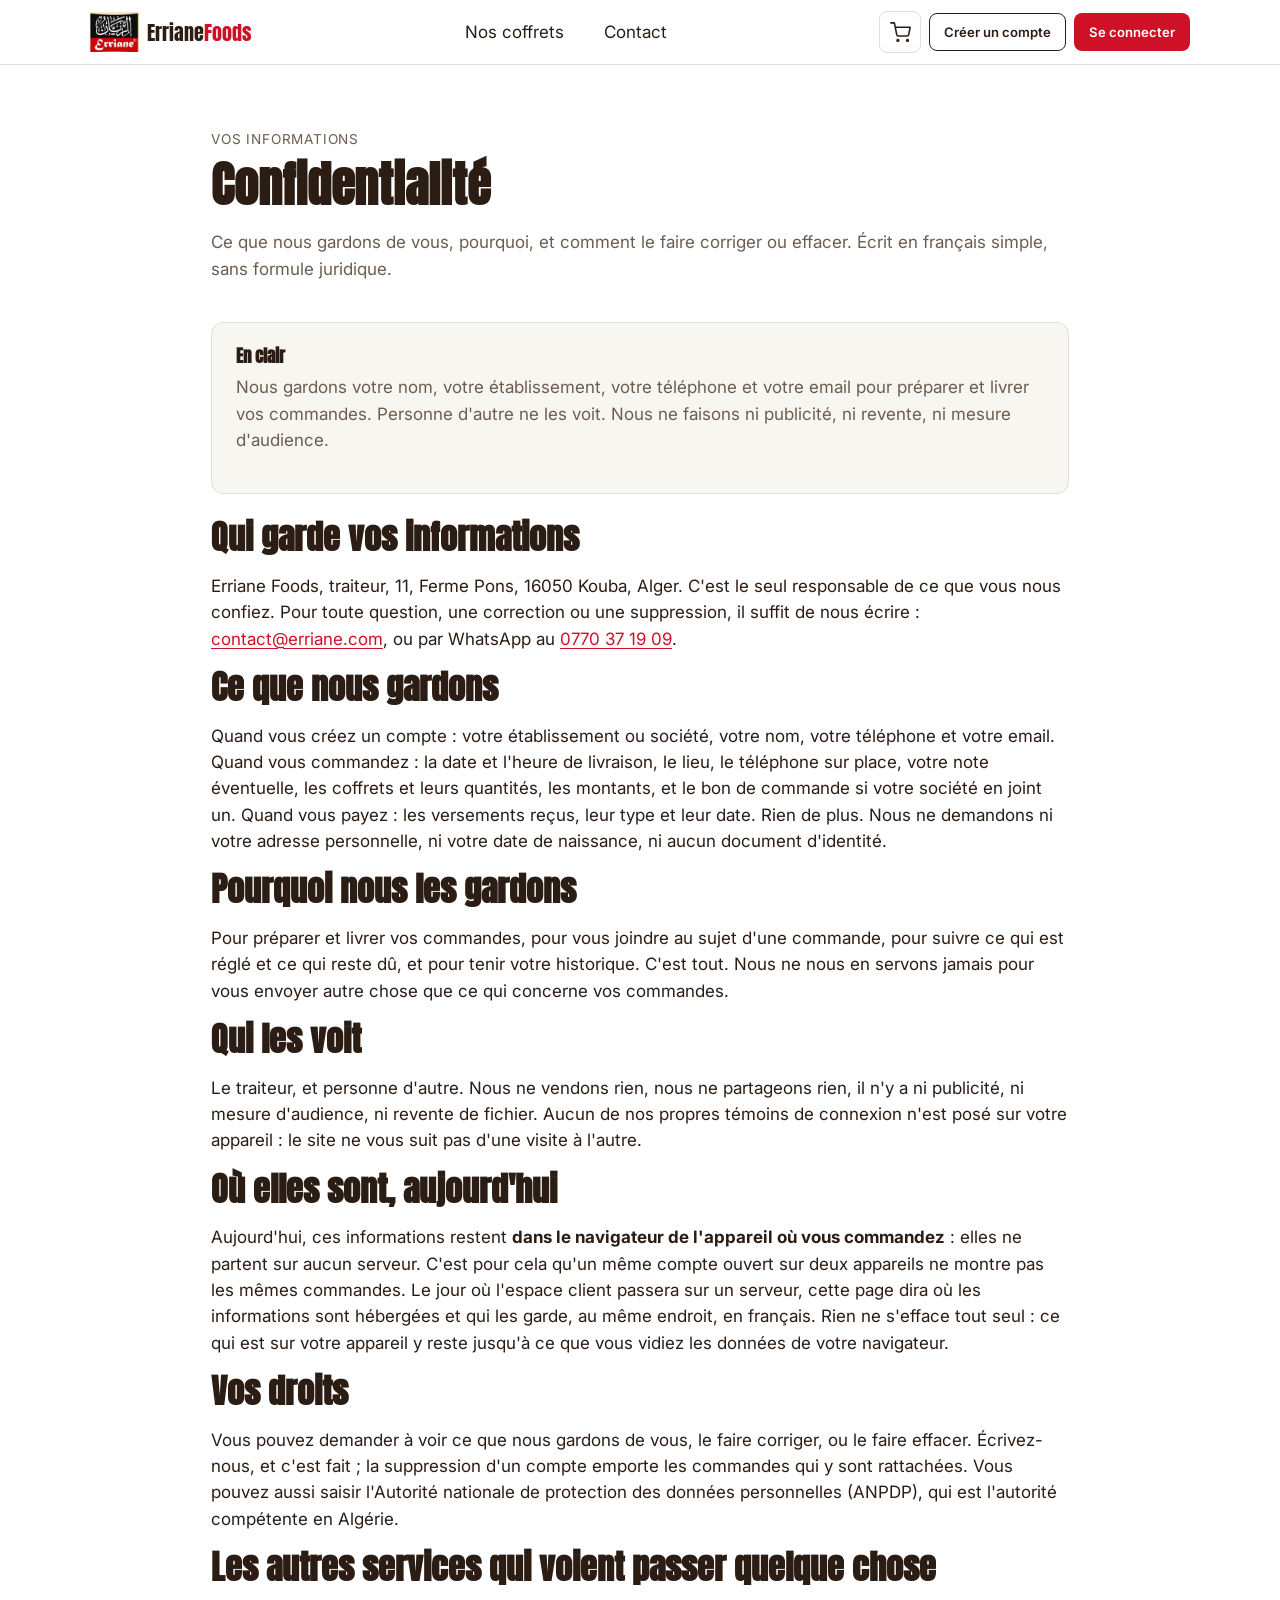
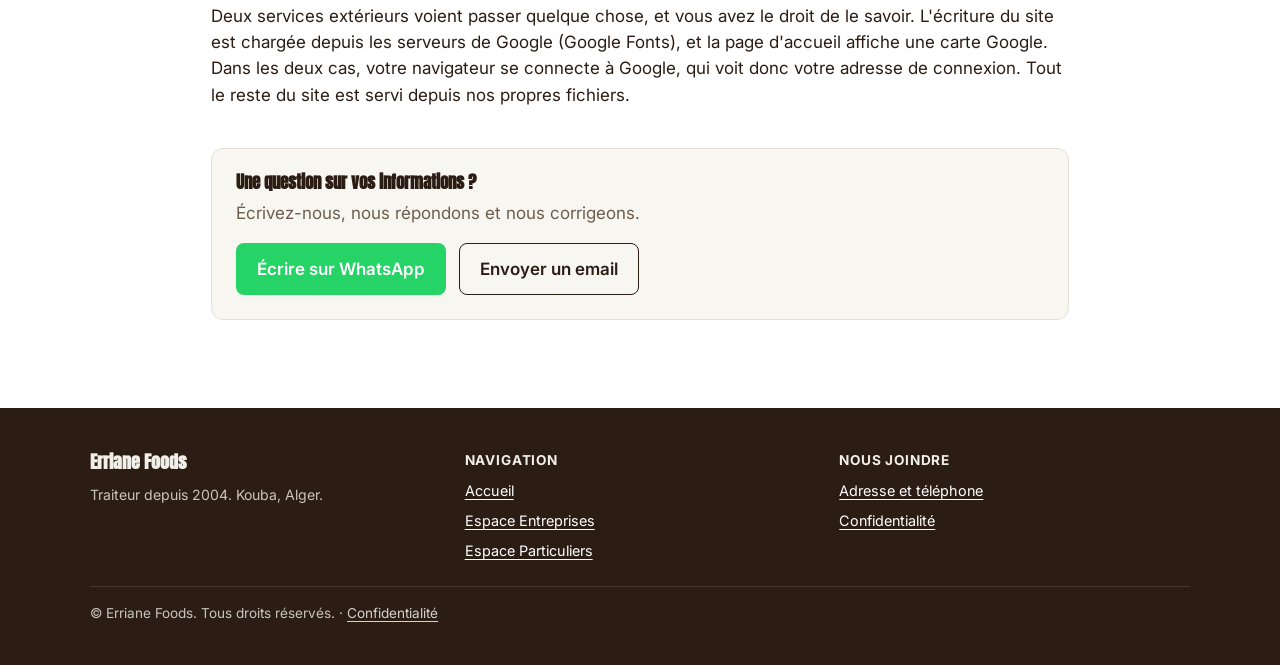
<file: confidentialite.html>
<!DOCTYPE html>
<html lang="fr">
<head>
<meta charset="UTF-8">
<meta name="viewport" content="width=device-width, initial-scale=1.0">
<title>Confidentialité · Erriane Foods</title>
<meta name="description" content="Ce qu'Erriane Foods fait de vos informations : ce qui est gardé, pourquoi, qui les voit, et comment demander à les corriger ou à les effacer.">
<link rel="icon" type="image/png" href="img/logo-erriane.png">
<link rel="preconnect" href="https://fonts.googleapis.com">
<link rel="preconnect" href="https://fonts.gstatic.com" crossorigin>
<link href="https://fonts.googleapis.com/css2?family=Anton&family=Inter:wght@400;500;600;700&display=swap" rel="stylesheet">
<link rel="stylesheet" href="css/tokens.css?v=20261109f">
<link rel="stylesheet" href="css/base.css?v=20261109f">
<link rel="stylesheet" href="css/site.css?v=20261109f">
<link rel="stylesheet" href="css/boutique.css?v=20261109f">
</head>
<body>

<!-- EN-TÊTE -->
<header class="entete">
  <div class="entete__barre contenu">
    <a href="index.html" class="entete__marque">
      <img src="img/logo-erriane.png" alt="Erriane Foods">
      <span>Erriane<span style="color:var(--couleur-accent)">Foods</span></span>
    </a>
    <nav class="nav" aria-label="Navigation principale">
      <a href="entreprises.html">Nos coffrets</a>
      <a href="contact.html">Contact</a>
    </nav>
    <button class="entete__menu-bouton" aria-label="Ouvrir le menu" aria-expanded="false" onclick="basculerMenu(this)">
      <svg viewBox="0 0 24 24" width="22" height="22" fill="none" stroke="currentColor" stroke-width="2" stroke-linecap="round"><path d="M3 6h18M3 12h18M3 18h18"/></svg>
    </button>
    <div class="entete__actions">
      <button type="button" class="panier-btn" id="panier-bouton" onclick="ouvrirPanier()" aria-label="Voir mon panier">
        <svg viewBox="0 0 24 24" fill="none" stroke="currentColor" stroke-width="1.8" stroke-linecap="round" stroke-linejoin="round"><circle cx="9" cy="21" r="1"/><circle cx="20" cy="21" r="1"/><path d="M1 1h4l2.68 13.39a2 2 0 0 0 2 1.61h9.72a2 2 0 0 0 2-1.61L23 6H6"/></svg>
        <span class="panier-btn__badge" id="panier-badge"></span>
      </button>
      <div id="zone-compte"></div>
    </div>
  </div>
</header>

<!-- CONFIDENTIALITÉ -->
<section class="section">
  <div class="contenu" style="max-width:78ch">
    <div class="surtitre">Vos informations</div>
    <h1>Confidentialité</h1>
    <p style="color:var(--couleur-texte-2);margin-bottom:var(--espace-5)">Ce que nous gardons de vous,
    pourquoi, et comment le faire corriger ou effacer. Écrit en français simple, sans formule
    juridique.</p>

    <div class="encart">
      <h3>En clair</h3>
      <p>Nous gardons votre nom, votre établissement, votre téléphone et votre email pour préparer
      et livrer vos commandes. Personne d'autre ne les voit. Nous ne faisons ni publicité, ni
      revente, ni mesure d'audience.</p>
    </div>

    <h2>Qui garde vos informations</h2>
    <p>Erriane Foods, traiteur, 11, Ferme Pons, 16050 Kouba, Alger. C'est le seul responsable de ce
    que vous nous confiez. Pour toute question, une correction ou une suppression, il suffit de
    nous écrire : <a href="mailto:contact@erriane.com">contact@erriane.com</a>, ou par WhatsApp au
    <a href="https://wa.me/213770371909">0770 37 19 09</a>.</p>

    <h2>Ce que nous gardons</h2>
    <p>Quand vous créez un compte : votre établissement ou société, votre nom, votre téléphone et
    votre email. Quand vous commandez : la date et l'heure de livraison, le lieu, le téléphone sur
    place, votre note éventuelle, les coffrets et leurs quantités, les montants, et le bon de
    commande si votre société en joint un. Quand vous payez : les versements reçus, leur type et
    leur date. Rien de plus. Nous ne demandons ni votre adresse personnelle, ni votre date de
    naissance, ni aucun document d'identité.</p>

    <h2>Pourquoi nous les gardons</h2>
    <p>Pour préparer et livrer vos commandes, pour vous joindre au sujet d'une commande, pour
    suivre ce qui est réglé et ce qui reste dû, et pour tenir votre historique. C'est tout. Nous
    ne nous en servons jamais pour vous envoyer autre chose que ce qui concerne vos commandes.</p>

    <h2>Qui les voit</h2>
    <p>Le traiteur, et personne d'autre. Nous ne vendons rien, nous ne partageons rien, il n'y a
    ni publicité, ni mesure d'audience, ni revente de fichier. Aucun de nos propres témoins de
    connexion n'est posé sur votre appareil : le site ne vous suit pas d'une visite à l'autre.</p>

    <h2>Où elles sont, aujourd'hui</h2>
    <p>Aujourd'hui, ces informations restent <b>dans le navigateur de l'appareil où vous
    commandez</b> : elles ne partent sur aucun serveur. C'est pour cela qu'un même compte ouvert
    sur deux appareils ne montre pas les mêmes commandes. Le jour où l'espace client passera sur
    un serveur, cette page dira où les informations sont hébergées et qui les garde, au même
    endroit, en français. Rien ne s'efface tout seul : ce qui est sur votre appareil y reste
    jusqu'à ce que vous vidiez les données de votre navigateur.</p>

    <h2>Vos droits</h2>
    <p>Vous pouvez demander à voir ce que nous gardons de vous, le faire corriger, ou le faire
    effacer. Écrivez-nous, et c'est fait ; la suppression d'un compte emporte les commandes qui y
    sont rattachées. Vous pouvez aussi saisir l'Autorité nationale de protection des données
    personnelles (ANPDP), qui est l'autorité compétente en Algérie.</p>

    <h2>Les autres services qui voient passer quelque chose</h2>
    <p>Deux services extérieurs voient passer quelque chose, et vous avez le droit de le savoir.
    L'écriture du site est chargée depuis les serveurs de Google (Google Fonts), et la page
    d'accueil affiche une carte Google. Dans les deux cas, votre navigateur se connecte à Google,
    qui voit donc votre adresse de connexion. Tout le reste du site est servi depuis nos propres
    fichiers.</p>

    <div class="encart" style="margin-top:var(--espace-5)">
      <h3>Une question sur vos informations ?</h3>
      <p>Écrivez-nous, nous répondons et nous corrigeons.</p>
      <a href="https://wa.me/213770371909?text=Bonjour%20Erriane%20Foods%2C%20une%20question%20sur%20mes%20informations." class="bouton bouton--whatsapp" target="_blank" rel="noopener">Écrire sur WhatsApp</a>
      <a href="mailto:contact@erriane.com" class="bouton bouton--secondaire">Envoyer un email</a>
    </div>
  </div>
</section>

<!-- PIED DE PAGE -->
<footer class="pied">
  <div class="contenu">
    <div class="pied__colonnes">
      <div>
        <b style="font-family:var(--police-titres);font-size:1.1rem">Erriane Foods</b>
        <p style="margin-top:var(--espace-2);font-size:.88rem;opacity:.8">Traiteur depuis 2004. Kouba, Alger.</p>
      </div>
      <div>
        <b style="font-size:.85rem;letter-spacing:.06em;text-transform:uppercase">Navigation</b>
        <nav style="margin-top:var(--espace-2);display:flex;flex-direction:column;gap:var(--espace-2);font-size:.9rem">
          <a href="index.html">Accueil</a>
          <a href="entreprises.html">Espace Entreprises</a>
          <a href="particuliers.html" class="lien-particuliers">Espace Particuliers</a>
        </nav>
      </div>
      <div>
        <b style="font-size:.85rem;letter-spacing:.06em;text-transform:uppercase">Nous joindre</b>
        <nav style="margin-top:var(--espace-2);display:flex;flex-direction:column;gap:var(--espace-2);font-size:.9rem">
          <a href="contact.html">Adresse et téléphone</a>
          <a href="confidentialite.html">Confidentialité</a>
        </nav>
      </div>
    </div>
    <div class="pied__credits">&copy; Erriane Foods. Tous droits réservés. &middot; <a href="confidentialite.html">Confidentialité</a></div>
  </div>
</footer>

<script src="js/amorce.js?v=20261109f"></script>
<script src="js/data.js?v=20261109f"></script>
<script src="js/carte.js?v=20261109f"></script>
<script src="js/ui.js?v=20261109f"></script>
<script src="js/compte.js?v=20261109f"></script>
<script src="js/panier.js?v=20261109f"></script>
</body>
</html>
</file>
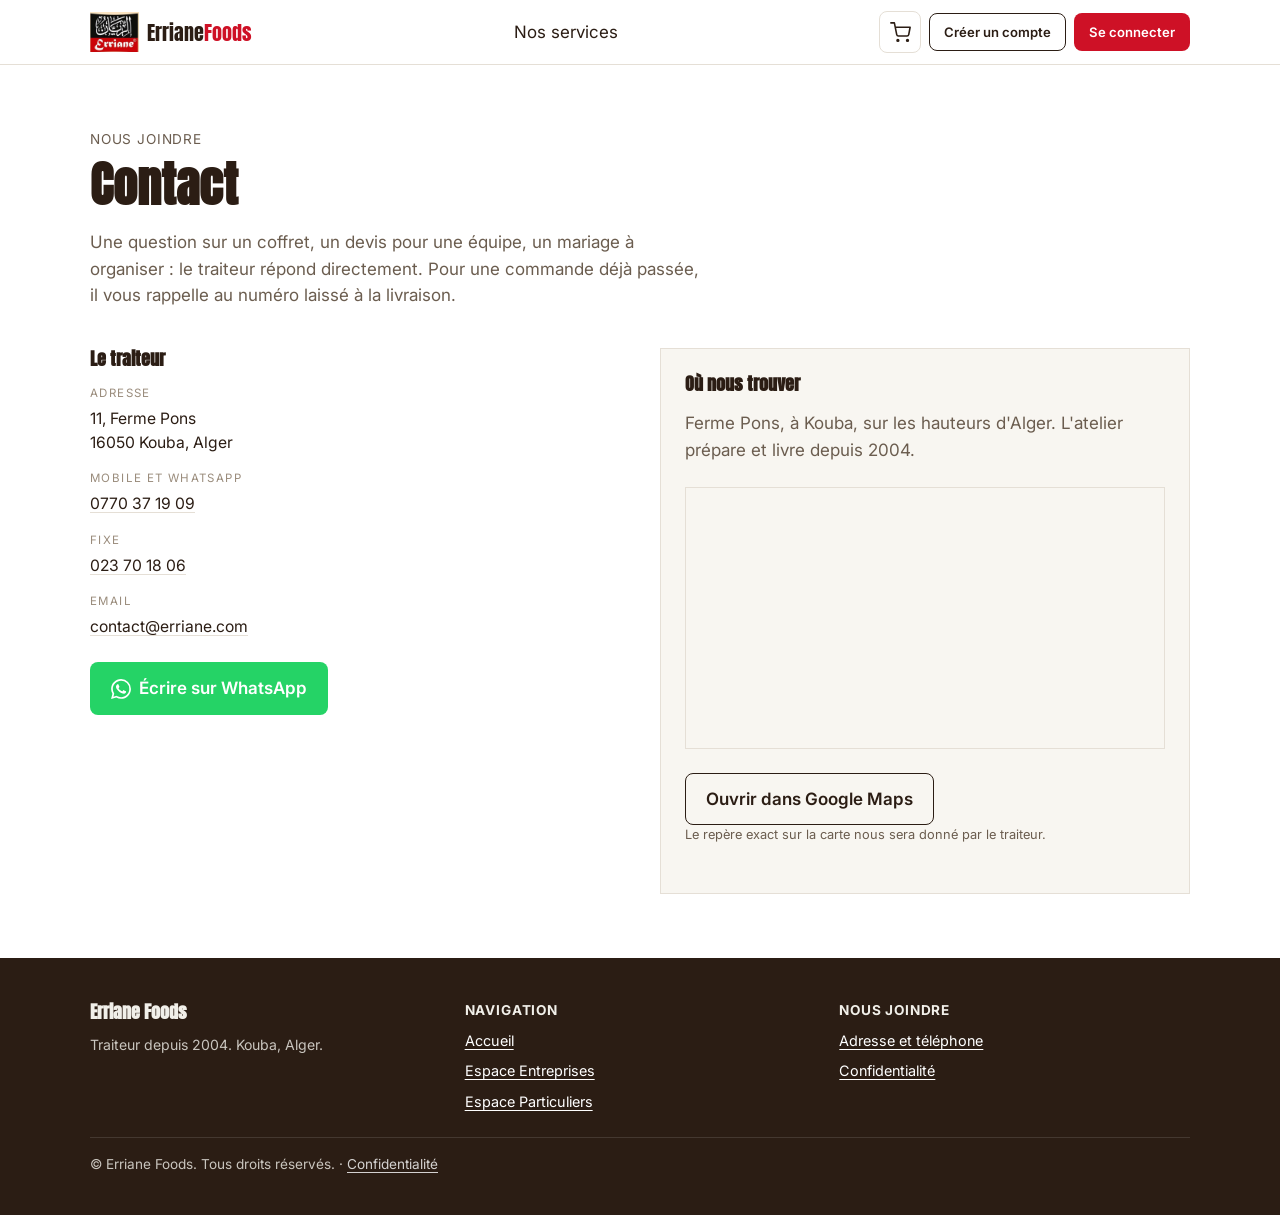
<file: contact.html>
<!DOCTYPE html>
<html lang="fr">
<head>
<meta charset="UTF-8">
<meta name="viewport" content="width=device-width, initial-scale=1.0">
<title>Contact · Erriane Foods</title>
<meta name="description" content="Joindre Erriane Foods : adresse à Kouba, téléphone, email et WhatsApp. Traiteur d'entreprise depuis 2004.">
<link rel="icon" type="image/png" href="img/logo-erriane.png">
<link rel="preconnect" href="https://fonts.googleapis.com">
<link rel="preconnect" href="https://fonts.gstatic.com" crossorigin>
<link href="https://fonts.googleapis.com/css2?family=Anton&family=Inter:wght@400;500;600;700&display=swap" rel="stylesheet">
<link rel="stylesheet" href="css/tokens.css?v=20261109f">
<link rel="stylesheet" href="css/base.css?v=20261109f">
<link rel="stylesheet" href="css/site.css?v=20261109f">
<link rel="stylesheet" href="css/boutique.css?v=20261109f">
</head>
<body>

<!-- EN-TÊTE -->
<header class="entete">
  <div class="entete__barre contenu">
    <a href="index.html" class="entete__marque">
      <img src="img/logo-erriane.png" alt="Erriane Foods">
      <span>Erriane<span style="color:var(--couleur-accent)">Foods</span></span>
    </a>
    <nav class="nav" aria-label="Navigation principale">
      <a href="index.html#services">Nos services</a>
    </nav>
    <button class="entete__menu-bouton" aria-label="Ouvrir le menu" aria-expanded="false" onclick="basculerMenu(this)">
      <svg viewBox="0 0 24 24" width="22" height="22" fill="none" stroke="currentColor" stroke-width="2" stroke-linecap="round"><path d="M3 6h18M3 12h18M3 18h18"/></svg>
    </button>
    <div class="entete__actions">
      <button type="button" class="panier-btn" id="panier-bouton" onclick="ouvrirPanier()" aria-label="Voir mon panier">
        <svg viewBox="0 0 24 24" fill="none" stroke="currentColor" stroke-width="1.8" stroke-linecap="round" stroke-linejoin="round"><circle cx="9" cy="21" r="1"/><circle cx="20" cy="21" r="1"/><path d="M1 1h4l2.68 13.39a2 2 0 0 0 2 1.61h9.72a2 2 0 0 0 2-1.61L23 6H6"/></svg>
        <span class="panier-btn__badge" id="panier-badge"></span>
      </button>
      <div id="zone-compte"></div>
    </div>
  </div>
</header>

<!-- CONTACT -->
<section class="section">
  <div class="contenu">
    <div class="surtitre">Nous joindre</div>
    <h1>Contact</h1>
    <p style="color:var(--couleur-texte-2);max-width:56ch;margin-bottom:var(--espace-5)">
      Une question sur un coffret, un devis pour une équipe, un mariage à organiser :
      le traiteur répond directement. Pour une commande déjà passée, il vous rappelle
      au numéro laissé à la livraison.
    </p>

    <div class="contact-grille">
      <div>
        <h2 class="contact-titre">Le traiteur</h2>
        <dl class="contact-liste">
          <dt>Adresse</dt>
          <dd>11, Ferme Pons<br>16050 Kouba, Alger</dd>

          <dt>Mobile et WhatsApp</dt>
          <dd><a href="tel:+213770371909">0770 37 19 09</a></dd>

          <dt>Fixe</dt>
          <dd><a href="tel:+21323701806">023 70 18 06</a></dd>

          <dt>Email</dt>
          <dd><a href="mailto:contact@erriane.com">contact@erriane.com</a></dd>
        </dl>

        <a class="bouton bouton--whatsapp" style="margin-top:var(--espace-4)"
           href="https://wa.me/213770371909?text=Bonjour%20Erriane%20Foods%2C%20je%20souhaite%20un%20renseignement."
           target="_blank" rel="noopener">
          <svg viewBox="0 0 24 24" width="20" height="20" fill="currentColor"><path d="M17.472 14.382c-.297-.149-1.758-.867-2.03-.967-.273-.099-.471-.148-.67.15-.197.297-.767.966-.94 1.164-.173.199-.347.223-.644.075-.297-.15-1.255-.463-2.39-1.475-.883-.788-1.48-1.761-1.653-2.059-.173-.297-.018-.458.13-.606.134-.133.298-.347.446-.52.149-.174.198-.298.298-.497.099-.198.05-.371-.025-.52-.075-.149-.669-1.612-.916-2.207-.242-.579-.487-.5-.669-.51-.173-.008-.371-.01-.57-.01-.198 0-.52.074-.792.372-.272.297-1.04 1.016-1.04 2.479 0 1.462 1.065 2.875 1.213 3.074.149.198 2.096 3.2 5.077 4.487.709.306 1.262.489 1.694.625.712.227 1.36.195 1.871.118.571-.085 1.758-.719 2.006-1.413.248-.694.248-1.289.173-1.413-.074-.124-.272-.198-.57-.347m-5.421 7.403h-.004a9.87 9.87 0 01-5.031-1.378l-.361-.214-3.741.982.998-3.648-.235-.374a9.86 9.86 0 01-1.51-5.26c.001-5.45 4.436-9.884 9.888-9.884 2.64 0 5.122 1.03 6.988 2.898a9.825 9.825 0 012.893 6.994c-.003 5.45-4.437 9.884-9.885 9.884m8.413-18.297A11.815 11.815 0 0012.05 0C5.495 0 .16 5.335.157 11.892c0 2.096.547 4.142 1.588 5.945L.057 24l6.305-1.654a11.882 11.882 0 005.683 1.448h.005c6.554 0 11.89-5.335 11.893-11.893a11.821 11.821 0 00-3.48-8.413z"/></svg>
          Écrire sur WhatsApp
        </a>
      </div>

      <div class="contact-plan">
        <h2 class="contact-titre">Où nous trouver</h2>
        <p>Ferme Pons, à Kouba, sur les hauteurs d'Alger. L'atelier prépare et livre
        depuis 2004.</p>
        <!-- La carte est celle de l'adresse écrite, interrogée par son texte :
             aucune coordonnée inventée. Le repère exact du client la remplacera
             le jour où il le donnera. -->
        <div class="contact-plan__carte"><iframe src="https://maps.google.com/maps?q=11%20Ferme%20Pons%2C%20Kouba%2C%20Alger&hl=fr&z=16&output=embed" width="100%" height="260" style="border:0;display:block" allowfullscreen loading="lazy" title="Localisation Erriane Foods"></iframe></div>
        <a class="bouton bouton--secondaire" target="_blank" rel="noopener"
           href="https://www.google.com/maps/search/?api=1&query=11%20Ferme%20Pons%2C%20Kouba%2C%20Alger">
          Ouvrir dans Google Maps
        </a>
        <p class="contact-plan__note">Le repère exact sur la carte nous sera donné par
        le traiteur.</p>
      </div>
    </div>
  </div>
</section>

<!-- PIED DE PAGE -->
<footer class="pied">
  <div class="contenu">
    <div class="pied__colonnes">
      <div>
        <b style="font-family:var(--police-titres);font-size:1.1rem">Erriane Foods</b>
        <p style="margin-top:var(--espace-2);font-size:.88rem;opacity:.8">Traiteur depuis 2004. Kouba, Alger.</p>
      </div>
      <div>
        <b style="font-size:.85rem;letter-spacing:.06em;text-transform:uppercase">Navigation</b>
        <nav style="margin-top:var(--espace-2);display:flex;flex-direction:column;gap:var(--espace-2);font-size:.9rem">
          <a href="index.html">Accueil</a>
          <a href="entreprises.html">Espace Entreprises</a>
          <a href="particuliers.html" class="lien-particuliers">Espace Particuliers</a>
        </nav>
      </div>
      <div>
        <b style="font-size:.85rem;letter-spacing:.06em;text-transform:uppercase">Nous joindre</b>
        <nav style="margin-top:var(--espace-2);display:flex;flex-direction:column;gap:var(--espace-2);font-size:.9rem">
          <a href="contact.html">Adresse et téléphone</a>
          <a href="confidentialite.html">Confidentialité</a>
        </nav>
      </div>
    </div>
    <div class="pied__credits">&copy; Erriane Foods. Tous droits réservés. &middot; <a href="confidentialite.html">Confidentialité</a></div>
  </div>
</footer>

<script src="js/amorce.js?v=20261109f"></script>
<script src="js/data.js?v=20261109f"></script>
<script src="js/carte.js?v=20261109f"></script>
<script src="js/ui.js?v=20261109f"></script>
<script src="js/compte.js?v=20261109f"></script>
<script src="js/panier.js?v=20261109f"></script>
</body>
</html>
</file>
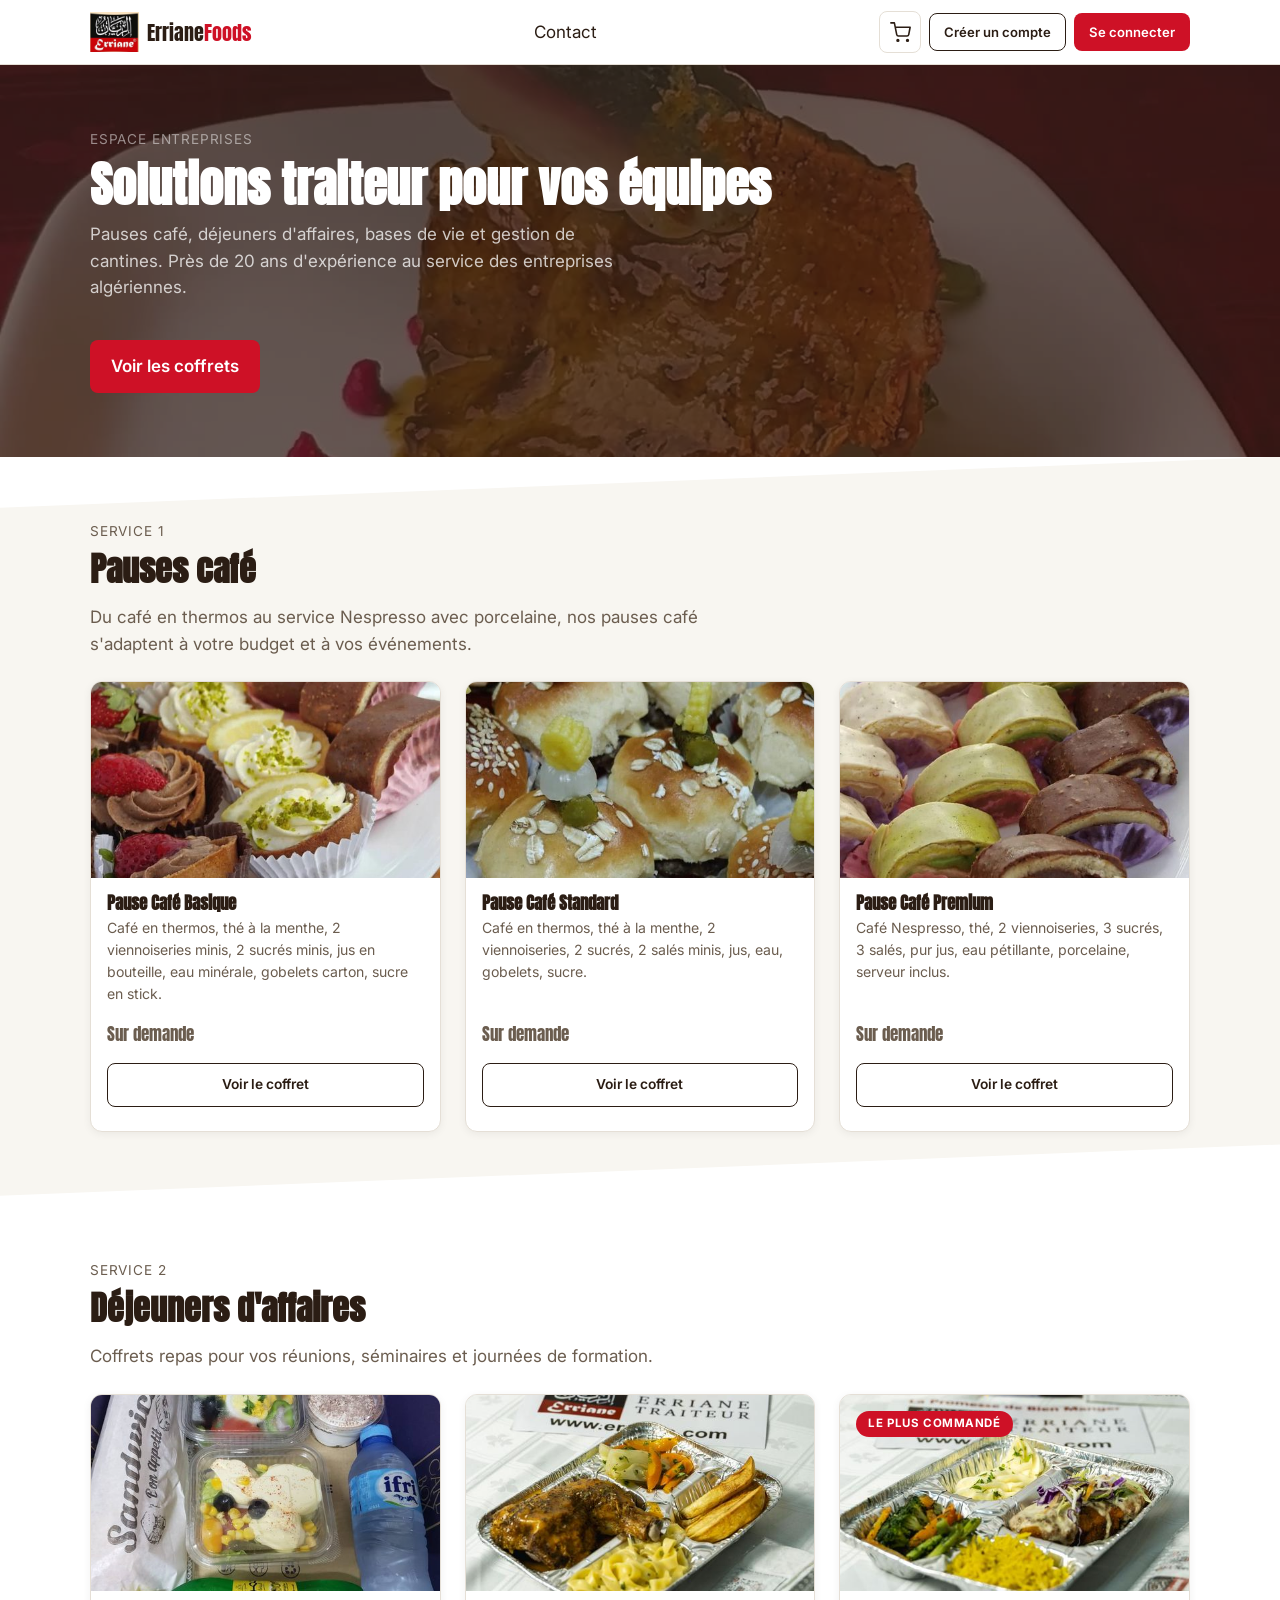
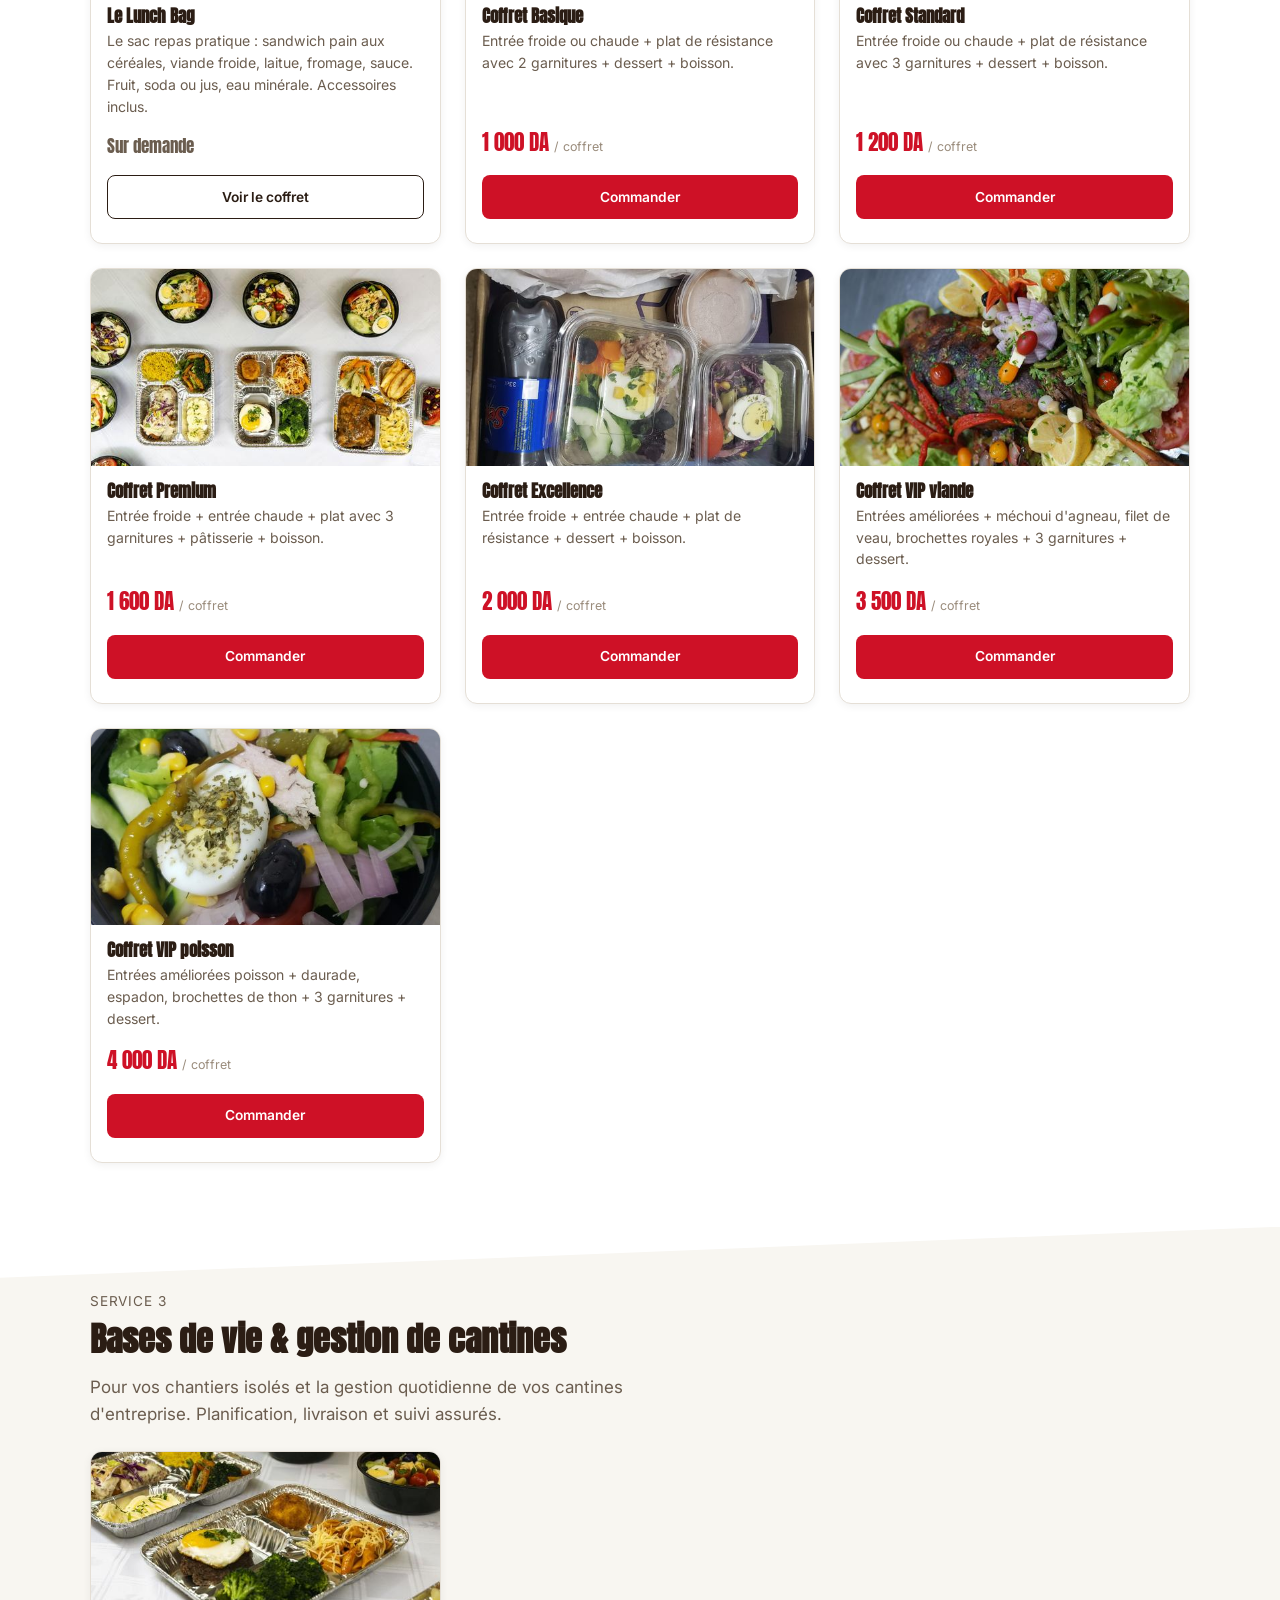
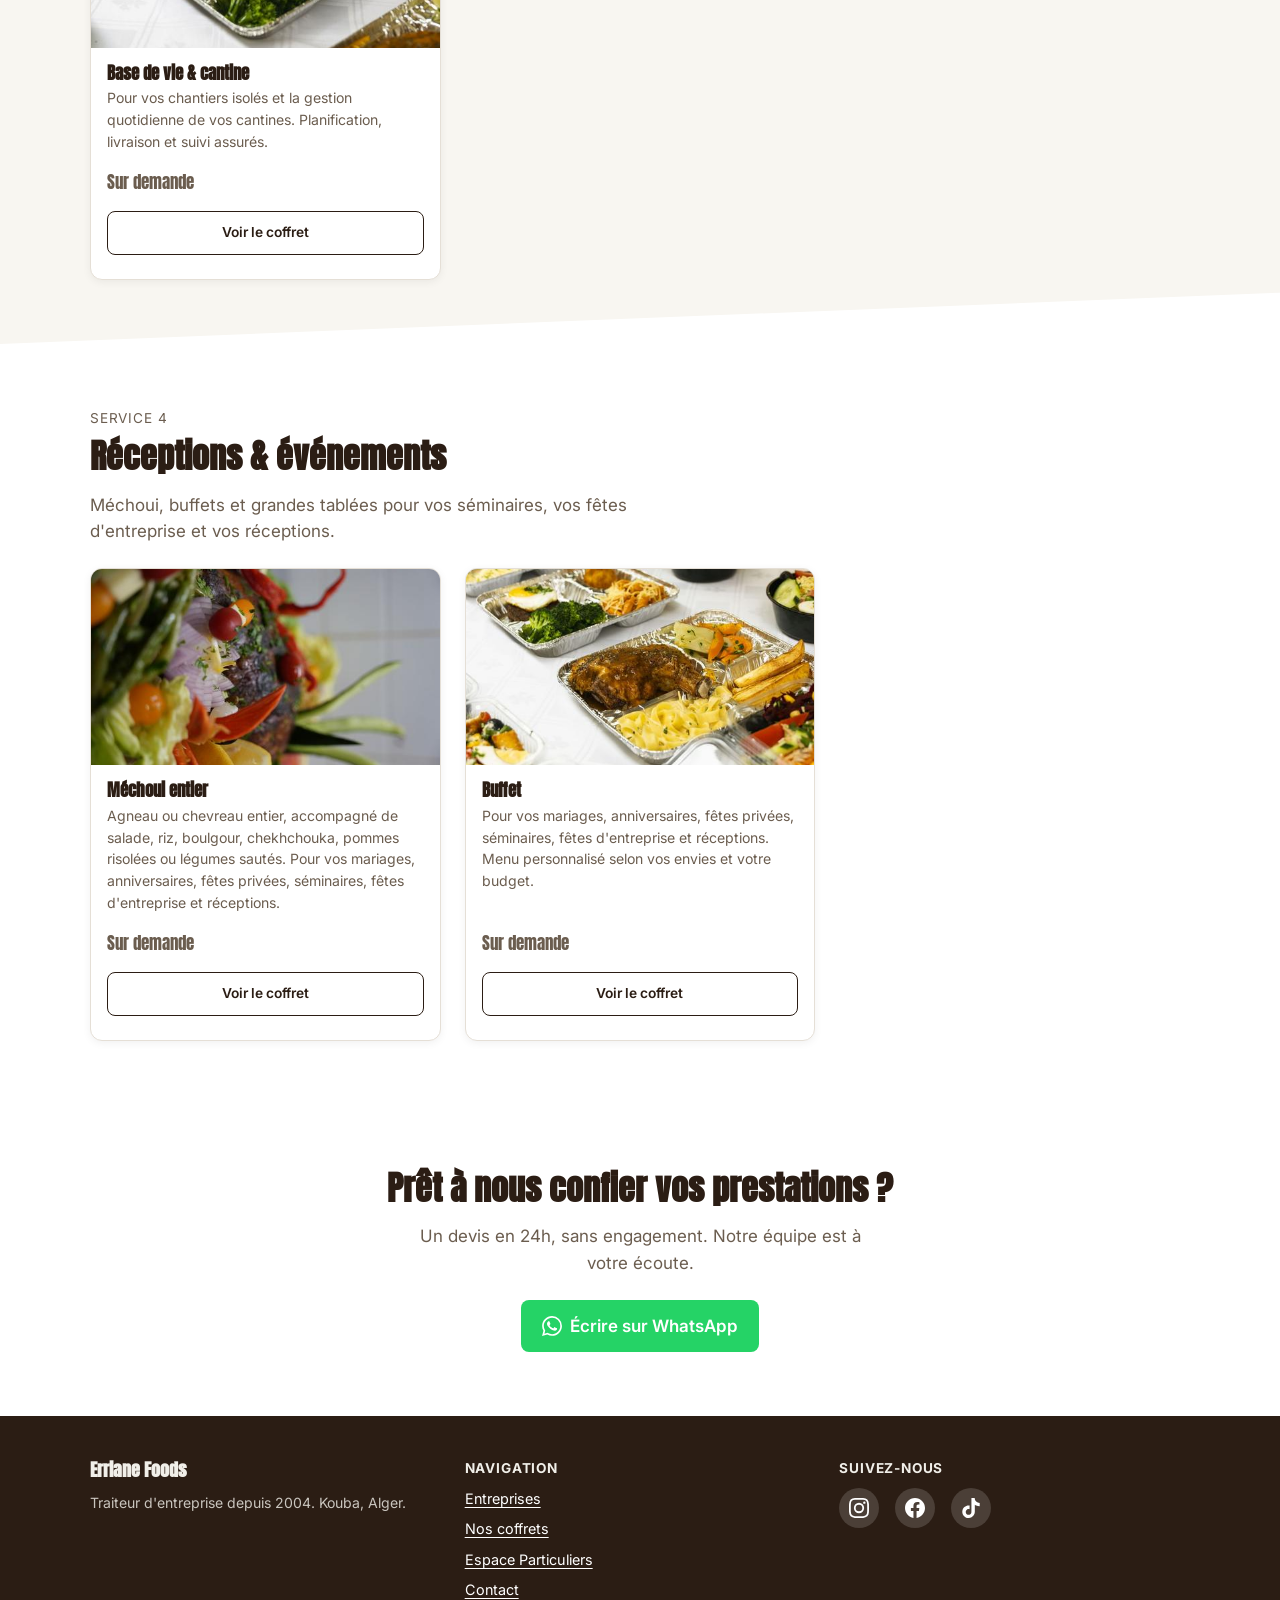
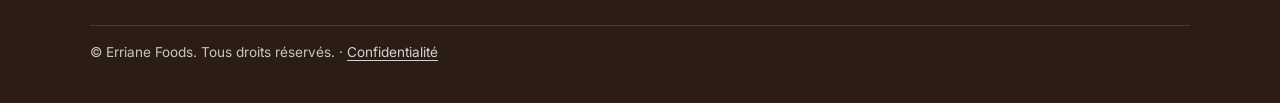
<file: entreprises.html>
<!DOCTYPE html>
<html lang="fr">
<head>
<meta charset="UTF-8">
<meta name="viewport" content="width=device-width, initial-scale=1.0">
<title>Entreprises · Erriane Foods</title>
<meta name="description" content="Pauses café, déjeuners d'affaires, bases de vie et gestion de cantines pour vos entreprises. Erriane Foods, Kouba.">
<link rel="icon" type="image/png" href="img/logo-erriane.png">
<link rel="preconnect" href="https://fonts.googleapis.com">
<link rel="preconnect" href="https://fonts.gstatic.com" crossorigin>
<link href="https://fonts.googleapis.com/css2?family=Anton&family=Inter:wght@400;500;600;700&display=swap" rel="stylesheet">
<link rel="stylesheet" href="css/tokens.css?v=20261109f">
<link rel="stylesheet" href="css/base.css?v=20261109f">
<link rel="stylesheet" href="css/site.css?v=20261109f">
<link rel="stylesheet" href="css/boutique.css?v=20261109f">
</head>
<body>

<!-- EN-TÊTE -->
<header class="entete">
  <div class="entete__barre contenu">
    <a href="index.html" class="entete__marque">
      <img src="img/logo-erriane.png" alt="Erriane Foods">
      <span>Erriane<span style="color:var(--couleur-accent)">Foods</span></span>
    </a>
    <nav class="nav" aria-label="Navigation principale">
      <!-- Visiteur : l'espace entreprise ne propose que le contact, plus le
           panier et les boutons de compte. Le logo, à gauche, ramène à l'accueil
           pour rechoisir entre Entreprises et Particuliers. -->
      <!-- Client connecté : il est chez lui, le menu mène aux coffrets et au
           contact, sans accueil intermédiaire. -->
      <a href="entreprises.html" class="nav-espace">Nos coffrets</a>
      <a href="contact.html">Contact</a>
    </nav>
    <div class="entete__actions">
      <button type="button" class="panier-btn" id="panier-bouton" onclick="ouvrirPanier()" aria-label="Voir mon panier">
        <svg viewBox="0 0 24 24" fill="none" stroke="currentColor" stroke-width="1.8" stroke-linecap="round" stroke-linejoin="round"><circle cx="9" cy="21" r="1"/><circle cx="20" cy="21" r="1"/><path d="M1 1h4l2.68 13.39a2 2 0 0 0 2 1.61h9.72a2 2 0 0 0 2-1.61L23 6H6"/></svg>
        <span class="panier-btn__badge" id="panier-badge"></span>
      </button>
      <div id="zone-compte"></div>
    </div>
    <button class="entete__menu-bouton" aria-label="Ouvrir le menu" aria-expanded="false" onclick="basculerMenu(this)">
      <svg width="24" height="24" viewBox="0 0 24 24" fill="none" stroke="currentColor" stroke-width="2"><line x1="3" y1="6" x2="21" y2="6"/><line x1="3" y1="12" x2="21" y2="12"/><line x1="3" y1="18" x2="21" y2="18"/></svg>
    </button>
  </div>
</header>

<!-- HERO
     La bande du haut vient s'installer derrière le titre : une vidéo ou une
     photo, que le traiteur choisit dans son espace, onglet Médias. Sans choix,
     elle reste cachée et le fond d'encre suffit. -->
<section class="page-hero">
  <div class="hero-bande" id="bande-haut" hidden></div>
  <div class="contenu">
    <div class="surtitre" style="color:rgba(255,255,255,.5)">Espace Entreprises</div>
    <h1>Solutions traiteur pour vos équipes</h1>
    <p>Pauses café, déjeuners d'affaires, bases de vie et gestion de cantines. Près de 20 ans d'expérience au service des entreprises algériennes.</p>
    <a href="#catalogue-entreprises" class="bouton bouton--accent" style="margin-top:var(--espace-4)">Voir les coffrets</a>
  </div>
</section>

<!-- LA BANDE LATÉRALE
     Un évènement ou une promotion, que le traiteur remplit depuis son espace.
     Le client peut la masquer : elle revient à la visite suivante. -->
<aside class="bande-cote" id="bande-cote" hidden>
  <button type="button" class="bande-cote__fermer" onclick="fermerBandeCote()" aria-label="Masquer ce bandeau">&times;</button>
  <div class="bande-cote__media" id="bande-cote-media"></div>
  <p class="bande-cote__texte" id="bande-cote-texte" hidden></p>
</aside>

<div id="catalogue-entreprises"></div>

<!-- CONTACT -->

<section class="section" id="contact">
  <div class="contenu" style="text-align:center">
    <h2>Prêt à nous confier vos prestations ?</h2>
    <p style="color:var(--couleur-texte-2);margin:0 auto var(--espace-4);max-width:42ch">Un devis en 24h, sans engagement. Notre équipe est à votre écoute.</p>
    <a href="https://wa.me/213770371909?text=Bonjour%20Erriane%20Foods%2C%20je%20souhaite%20un%20devis%20pour%20mon%20entreprise." class="bouton bouton--whatsapp" target="_blank" rel="noopener">
      <svg viewBox="0 0 24 24" width="20" height="20" fill="currentColor"><path d="M17.472 14.382c-.297-.149-1.758-.867-2.03-.967-.273-.099-.471-.148-.67.15-.197.297-.767.966-.94 1.164-.173.199-.347.223-.644.075-.297-.15-1.255-.463-2.39-1.475-.883-.788-1.48-1.761-1.653-2.059-.173-.297-.018-.458.13-.606.134-.133.298-.347.446-.52.149-.174.198-.298.298-.497.099-.198.05-.371-.025-.52-.075-.149-.669-1.612-.916-2.207-.242-.579-.487-.5-.669-.51-.173-.008-.371-.01-.57-.01-.198 0-.52.074-.792.372-.272.297-1.04 1.016-1.04 2.479 0 1.462 1.065 2.875 1.213 3.074.149.198 2.096 3.2 5.077 4.487.709.306 1.262.489 1.694.625.712.227 1.36.195 1.871.118.571-.085 1.758-.719 2.006-1.413.248-.694.248-1.289.173-1.413-.074-.124-.272-.198-.57-.347m-5.421 7.403h-.004a9.87 9.87 0 01-5.031-1.378l-.361-.214-3.741.982.998-3.648-.235-.374a9.86 9.86 0 01-1.51-5.26c.001-5.45 4.436-9.884 9.888-9.884 2.64 0 5.122 1.03 6.988 2.898a9.825 9.825 0 012.893 6.994c-.003 5.45-4.437 9.884-9.885 9.884m8.413-18.297A11.815 11.815 0 0012.05 0C5.495 0 .16 5.335.157 11.892c0 2.096.547 4.142 1.588 5.945L.057 24l6.305-1.654a11.882 11.882 0 005.683 1.448h.005c6.554 0 11.89-5.335 11.893-11.893a11.821 11.821 0 00-3.48-8.413z"/></svg>
      Écrire sur WhatsApp
    </a>
  </div>
</section>

<!-- PIED DE PAGE -->
<footer class="pied">
  <div class="contenu">
    <div class="pied__colonnes">
      <div>
        <b style="font-family:var(--police-titres);font-size:1.1rem">Erriane Foods</b>
        <p style="margin-top:var(--espace-2);font-size:.88rem;opacity:.8">Traiteur d'entreprise depuis 2004. Kouba, Alger.</p>
      </div>
      <div>
        <b style="font-size:.85rem;letter-spacing:.06em;text-transform:uppercase">Navigation</b>
        <nav style="margin-top:var(--espace-2);display:flex;flex-direction:column;gap:var(--espace-2);font-size:.9rem">
          <a href="entreprises.html">Entreprises</a>
          <a href="entreprises.html">Nos coffrets</a>
          <a href="particuliers.html" class="lien-particuliers">Espace Particuliers</a>
          <a href="contact.html">Contact</a>
        </nav>
      </div>
      <div>
        <b style="font-size:.85rem;letter-spacing:.06em;text-transform:uppercase">Suivez-nous</b>
        <div class="social-links" style="margin-top:var(--espace-2)">
          <a href="https://www.instagram.com/traiteur.erriane.foods/" target="_blank" rel="noopener" aria-label="Instagram"><svg viewBox="0 0 24 24"><path d="M12 2.163c3.204 0 3.584.012 4.85.07 3.252.148 4.771 1.691 4.919 4.919.058 1.265.069 1.645.069 4.849 0 3.205-.012 3.584-.069 4.849-.149 3.225-1.664 4.771-4.919 4.919-1.266.058-1.644.07-4.85.07-3.204 0-3.584-.012-4.849-.07-3.26-.149-4.771-1.699-4.919-4.92-.058-1.265-.07-1.644-.07-4.849 0-3.204.013-3.583.07-4.849.149-3.227 1.664-4.771 4.919-4.919 1.266-.057 1.645-.069 4.849-.069zM12 0C8.741 0 8.333.014 7.053.072 2.695.272.273 2.69.073 7.052.014 8.333 0 8.741 0 12c0 3.259.014 3.668.072 4.948.2 4.358 2.618 6.78 6.98 6.98C8.333 23.986 8.741 24 12 24c3.259 0 3.668-.014 4.948-.072 4.354-.2 6.782-2.618 6.979-6.98.059-1.28.073-1.689.073-4.948 0-3.259-.014-3.667-.072-4.947-.196-4.354-2.617-6.78-6.979-6.98C15.668.014 15.259 0 12 0zm0 5.838a6.162 6.162 0 100 12.324 6.162 6.162 0 000-12.324zM12 16a4 4 0 110-8 4 4 0 010 8zm6.406-11.845a1.44 1.44 0 100 2.881 1.44 1.44 0 000-2.881z"/></svg></a>
          <a href="https://www.facebook.com/errianefoods/" target="_blank" rel="noopener" aria-label="Facebook"><svg viewBox="0 0 24 24"><path d="M24 12.073c0-6.627-5.373-12-12-12s-12 5.373-12 12c0 5.99 4.388 10.954 10.125 11.854v-8.385H7.078v-3.47h3.047V9.43c0-3.007 1.792-4.669 4.533-4.669 1.312 0 2.686.235 2.686.235v2.953H15.83c-1.491 0-1.956.925-1.956 1.874v2.25h3.328l-.532 3.47h-2.796v8.385C19.612 23.027 24 18.062 24 12.073z"/></svg></a>
          <a href="https://www.tiktok.com/@traiteur_erriane" target="_blank" rel="noopener" aria-label="TikTok"><svg viewBox="0 0 24 24"><path d="M12.525.02c1.31-.02 2.61-.01 3.91-.02.08 1.53.63 3.09 1.75 4.17 1.12 1.11 2.7 1.62 4.24 1.79v4.03c-1.44-.05-2.89-.35-4.2-.97-.57-.26-1.1-.59-1.62-.93-.01 2.92.01 5.84-.02 8.75-.08 1.4-.54 2.79-1.35 3.94-1.31 1.92-3.58 3.17-5.91 3.21-1.43.08-2.86-.31-4.08-1.03-2.02-1.19-3.44-3.37-3.65-5.71-.02-.5-.03-1-.01-1.49.18-1.9 1.12-3.72 2.58-4.96 1.66-1.44 3.98-2.13 6.15-1.72.02 1.48-.04 2.96-.04 4.44-.99-.32-2.15-.23-3.02.37-.63.41-1.11 1.04-1.36 1.75-.21.51-.15 1.07-.14 1.61.24 1.64 1.82 3.02 3.5 2.87 1.12-.01 2.19-.66 2.77-1.61.19-.33.4-.67.41-1.06.1-1.79.06-3.57.07-5.36.01-4.03-.01-8.05.02-12.07z"/></svg></a>
        </div>
      </div>
    </div>
    <div class="pied__credits">&copy; Erriane Foods. Tous droits réservés. &middot; <a href="confidentialite.html">Confidentialité</a></div>
  </div>
</footer>

<script src="js/amorce.js?v=20261109f"></script>
<script src="js/data.js?v=20261109f"></script>
<script src="js/carte.js?v=20261109f"></script>
<script src="js/ui.js?v=20261109f"></script>
<script src="js/compte.js?v=20261109f"></script>
<script src="js/panier.js?v=20261109f"></script>
<script src="js/catalogue.js?v=20261109f"></script>
<script src="js/media.js?v=20261109f"></script>
<script src="js/bandes.js?v=20261109f"></script>
</body>
</html>
</file>
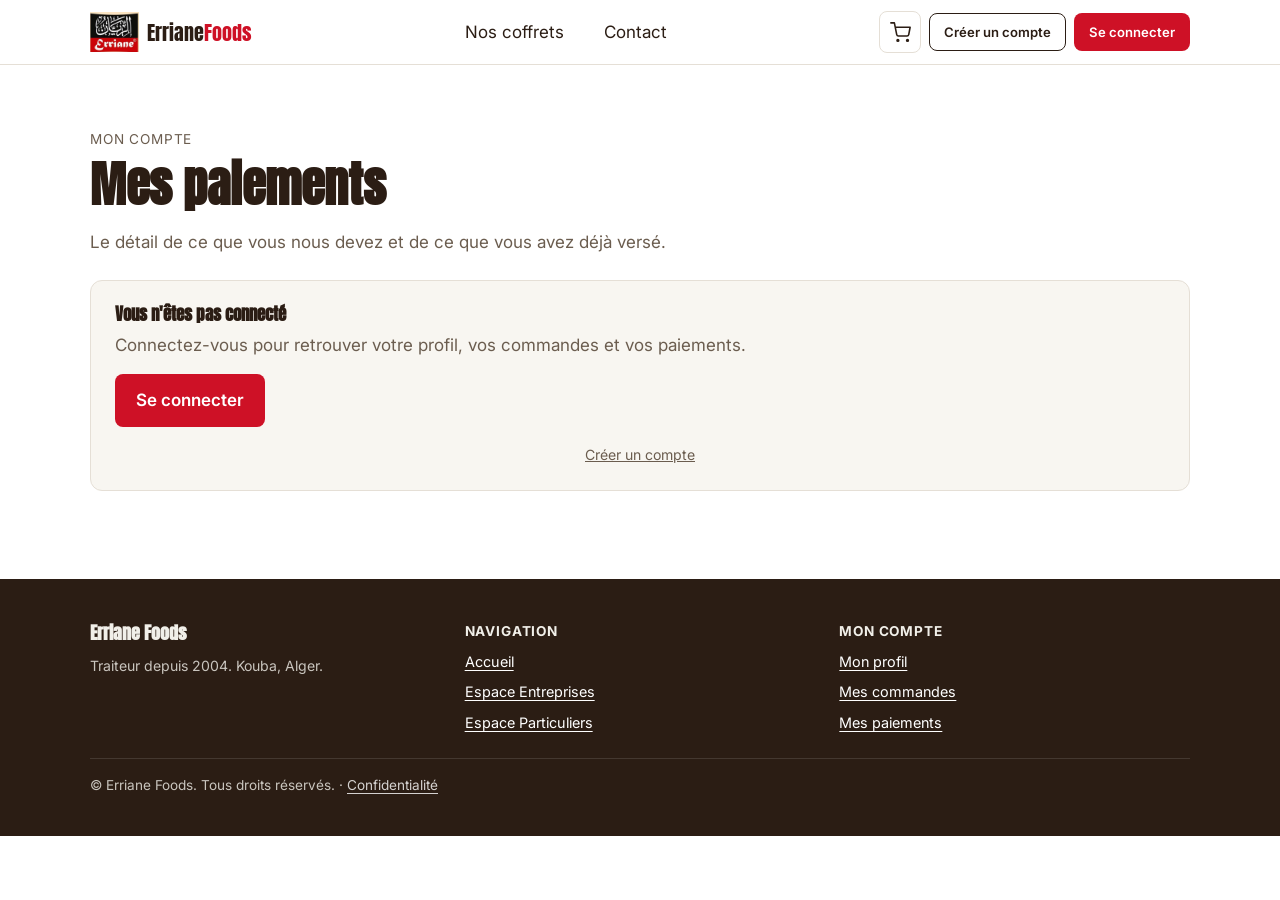
<file: paiements.html>
<!DOCTYPE html>
<html lang="fr">
<head>
<meta charset="UTF-8">
<meta name="viewport" content="width=device-width, initial-scale=1.0">
<title>Mes paiements · Erriane Foods</title>
<meta name="description" content="Vos versements et votre solde Erriane Foods.">
<meta name="robots" content="noindex">
<link rel="icon" type="image/png" href="img/logo-erriane.png">
<link rel="preconnect" href="https://fonts.googleapis.com">
<link rel="preconnect" href="https://fonts.gstatic.com" crossorigin>
<link href="https://fonts.googleapis.com/css2?family=Anton&family=Inter:wght@400;500;600;700&display=swap" rel="stylesheet">
<link rel="stylesheet" href="css/tokens.css?v=20261109f">
<link rel="stylesheet" href="css/base.css?v=20261109f">
<link rel="stylesheet" href="css/site.css?v=20261109f">
<link rel="stylesheet" href="css/boutique.css?v=20261109f">
</head>
<body>

<!-- EN-TÊTE -->
<header class="entete">
  <div class="entete__barre contenu">
    <a href="index.html" class="entete__marque">
      <img src="img/logo-erriane.png" alt="Erriane Foods">
      <span>Erriane<span style="color:var(--couleur-accent)">Foods</span></span>
    </a>
    <nav class="nav" aria-label="Navigation principale">
      <a href="entreprises.html">Nos coffrets</a>
      <a href="contact.html">Contact</a>
    </nav>
    <div class="entete__actions">
      <button type="button" class="panier-btn" id="panier-bouton" onclick="ouvrirPanier()" aria-label="Voir mon panier">
        <svg viewBox="0 0 24 24" fill="none" stroke="currentColor" stroke-width="1.8" stroke-linecap="round" stroke-linejoin="round"><circle cx="9" cy="21" r="1"/><circle cx="20" cy="21" r="1"/><path d="M1 1h4l2.68 13.39a2 2 0 0 0 2 1.61h9.72a2 2 0 0 0 2-1.61L23 6H6"/></svg>
        <span class="panier-btn__badge" id="panier-badge"></span>
      </button>
      <div id="zone-compte"></div>
    </div>
    <button class="entete__menu-bouton" aria-label="Ouvrir le menu" aria-expanded="false" onclick="basculerMenu(this)">
      <svg width="24" height="24" viewBox="0 0 24 24" fill="none" stroke="currentColor" stroke-width="2"><line x1="3" y1="6" x2="21" y2="6"/><line x1="3" y1="12" x2="21" y2="12"/><line x1="3" y1="18" x2="21" y2="18"/></svg>
    </button>
  </div>
</header>

<!-- MES PAIEMENTS -->
<section class="section">
  <div class="contenu">
    <div class="surtitre">Mon compte</div>
    <h1>Mes paiements</h1>
    <p style="color:var(--couleur-texte-2);max-width:56ch;margin-bottom:var(--espace-4)">Le détail de ce que vous nous devez et de ce que vous avez déjà versé.</p>
    <div id="zone-paiements"></div>
  </div>
</section>

<!-- PIED DE PAGE -->
<footer class="pied">
  <div class="contenu">
    <div class="pied__colonnes">
      <div>
        <b style="font-family:var(--police-titres);font-size:1.1rem">Erriane Foods</b>
        <p style="margin-top:var(--espace-2);font-size:.88rem;opacity:.8">Traiteur depuis 2004. Kouba, Alger.</p>
      </div>
      <div>
        <b style="font-size:.85rem;letter-spacing:.06em;text-transform:uppercase">Navigation</b>
        <nav style="margin-top:var(--espace-2);display:flex;flex-direction:column;gap:var(--espace-2);font-size:.9rem">
          <a href="index.html">Accueil</a>
          <a href="entreprises.html">Espace Entreprises</a>
          <a href="particuliers.html" class="lien-particuliers">Espace Particuliers</a>
        </nav>
      </div>
      <div>
        <b style="font-size:.85rem;letter-spacing:.06em;text-transform:uppercase">Mon compte</b>
        <nav style="margin-top:var(--espace-2);display:flex;flex-direction:column;gap:var(--espace-2);font-size:.9rem">
          <a href="profil.html">Mon profil</a>
          <a href="commandes.html">Mes commandes</a>
          <a href="paiements.html">Mes paiements</a>
        </nav>
      </div>
    </div>
    <div class="pied__credits">&copy; Erriane Foods. Tous droits réservés. &middot; <a href="confidentialite.html">Confidentialité</a></div>
  </div>
</footer>

<script src="js/amorce.js?v=20261109f"></script>
<script src="js/data.js?v=20261109f"></script>
<script src="js/carte.js?v=20261109f"></script>
<script src="js/ui.js?v=20261109f"></script>
<script src="js/compte.js?v=20261109f"></script>
<script src="js/panier.js?v=20261109f"></script>
<script src="js/client.js?v=20261109f"></script>
</body>
</html>
</file>
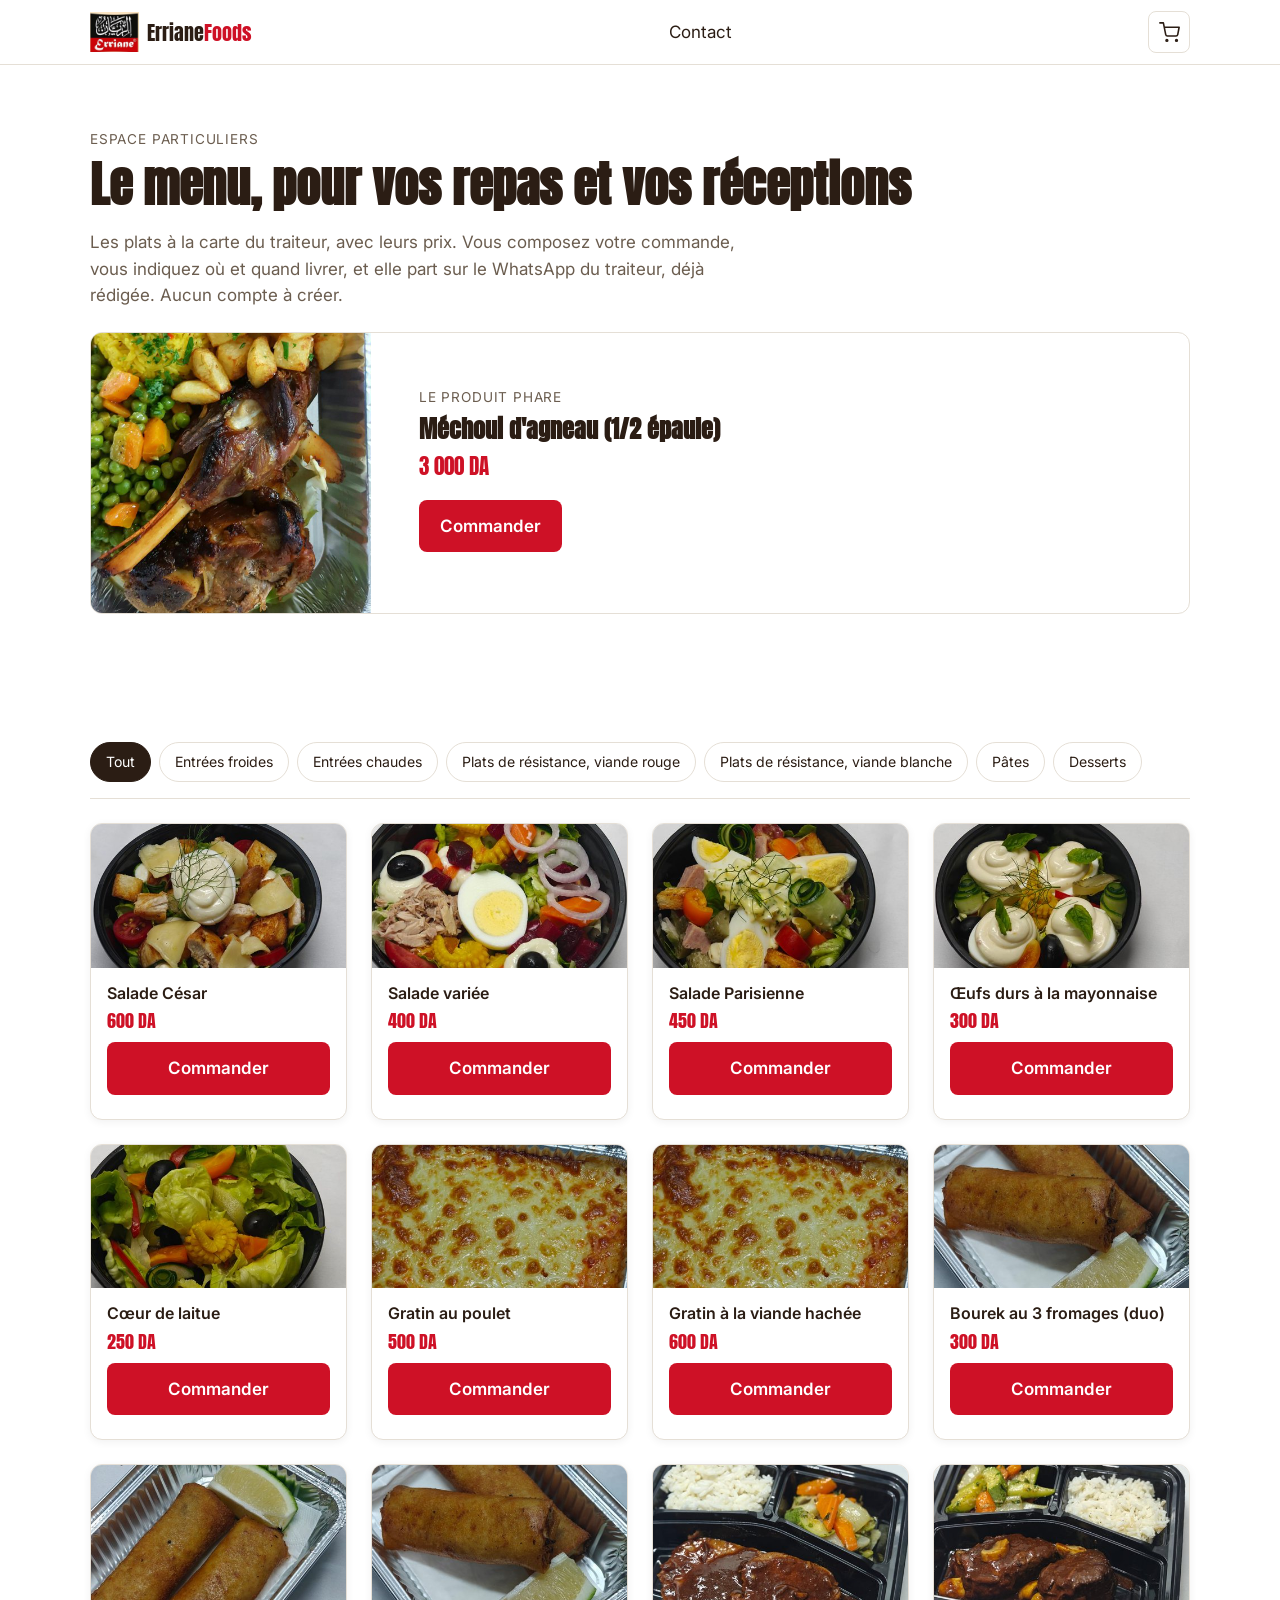
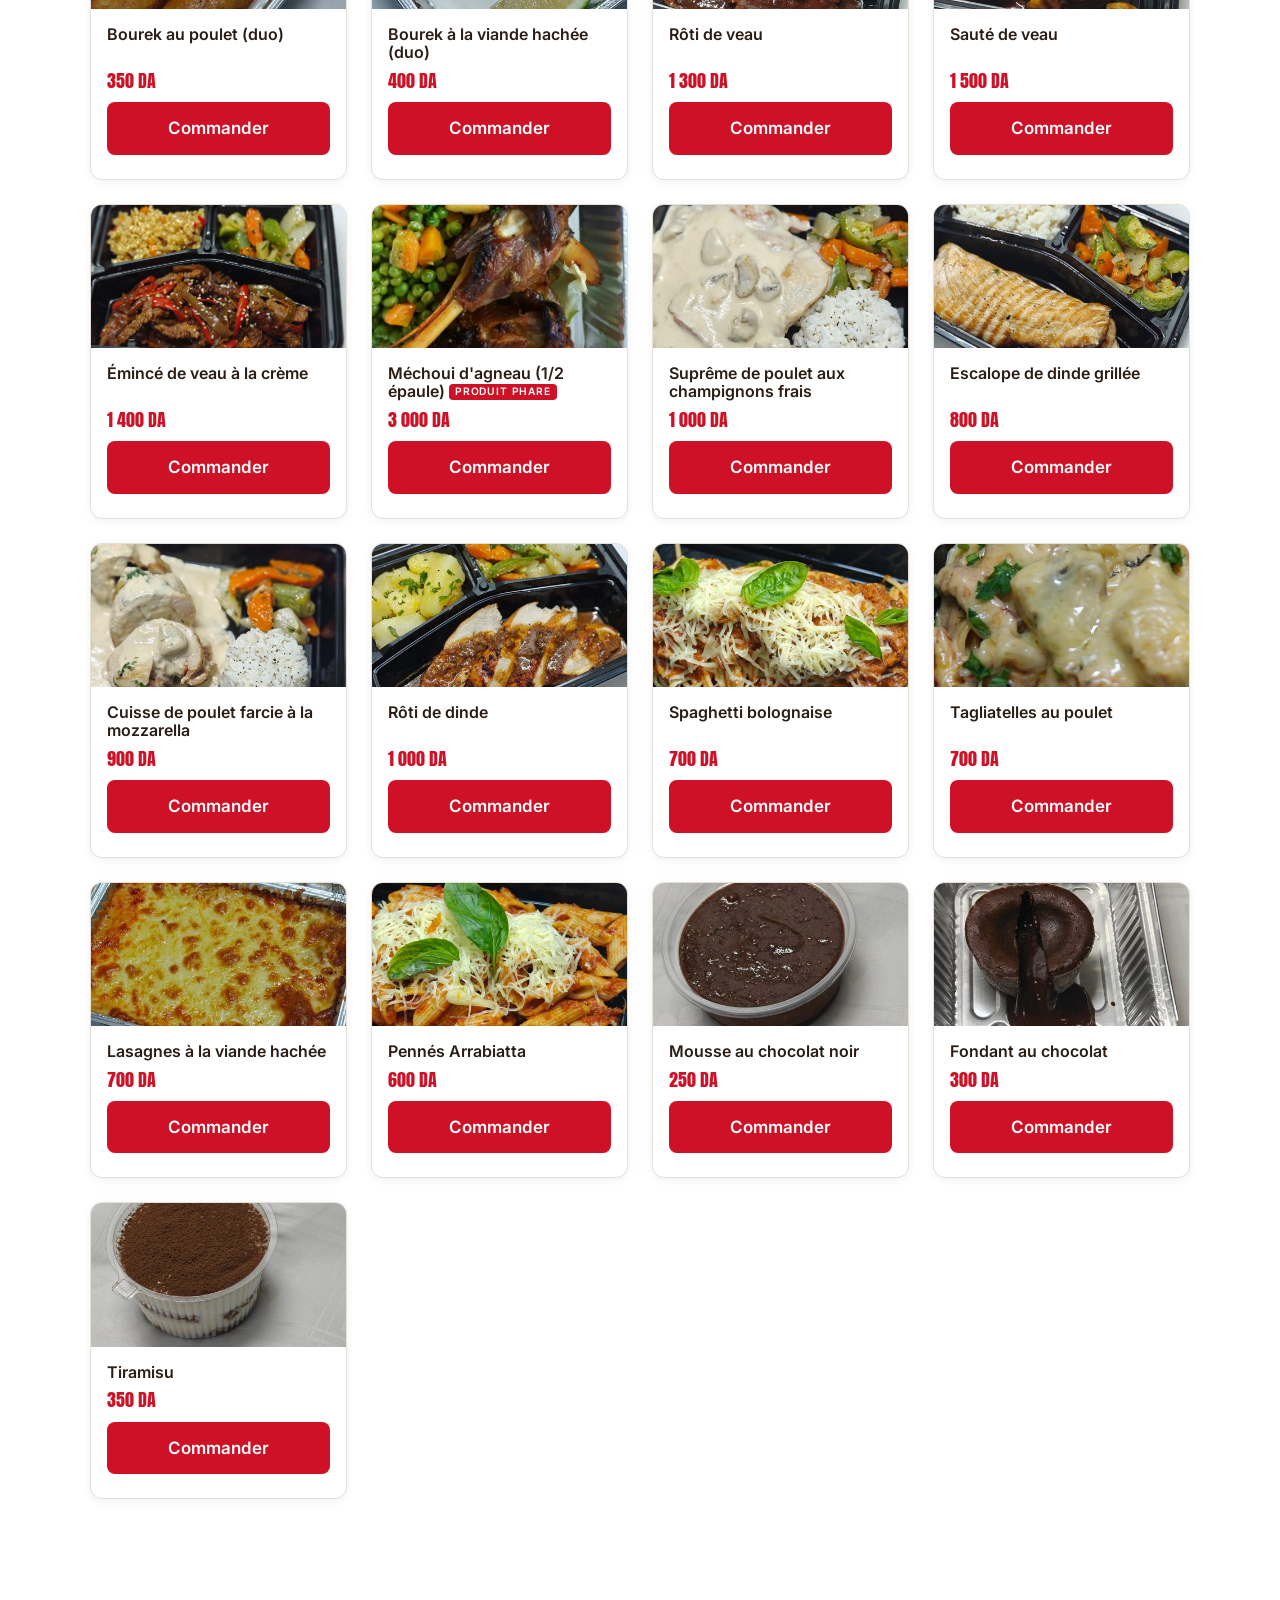
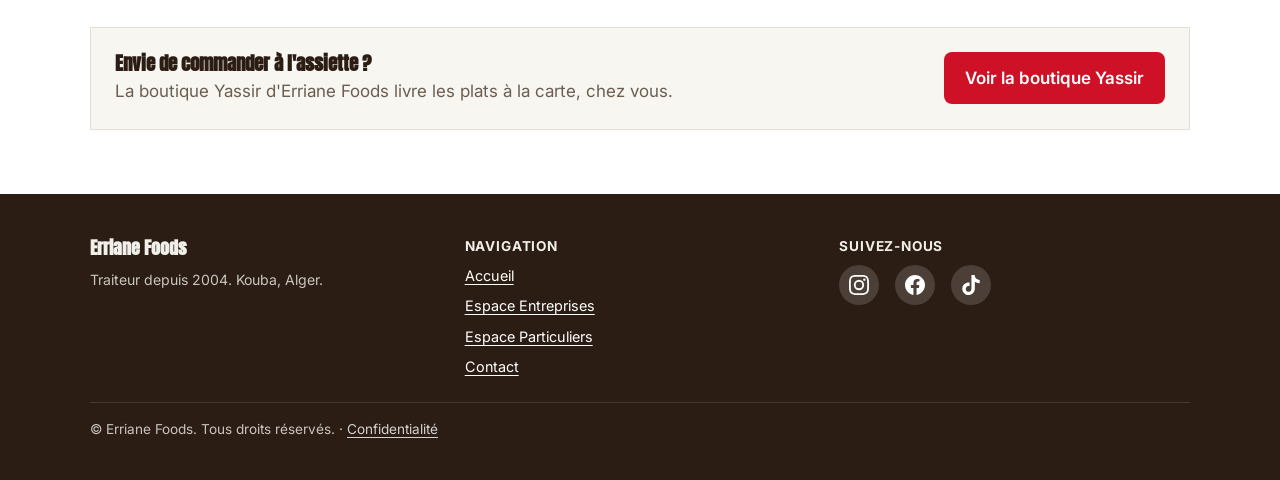
<file: particuliers.html>
<!DOCTYPE html>
<html lang="fr">
<head>
<meta charset="UTF-8">
<meta name="viewport" content="width=device-width, initial-scale=1.0">
<title>Particuliers · le menu · Erriane Foods</title>
<meta name="description" content="Le menu des particuliers d'Erriane Foods : entrées, plats, pâtes et desserts, avec leurs prix. Commande sans compte, envoyée sur WhatsApp, et boutique Yassir pour commander à l'assiette.">
<link rel="icon" type="image/png" href="img/logo-erriane.png">
<link rel="preconnect" href="https://fonts.googleapis.com">
<link rel="preconnect" href="https://fonts.gstatic.com" crossorigin>
<link href="https://fonts.googleapis.com/css2?family=Anton&family=Inter:wght@400;500;600;700&display=swap" rel="stylesheet">
<link rel="stylesheet" href="css/tokens.css?v=20261109f">
<link rel="stylesheet" href="css/base.css?v=20261109f">
<link rel="stylesheet" href="css/site.css?v=20261109f">
<link rel="stylesheet" href="css/boutique.css?v=20261109f">
</head>
<!-- data-espace="particulier" : le panier se remplit sans compte, et confirmer
     envoie la commande sur le WhatsApp du traiteur (voir js/panier.js). -->
<body data-espace="particulier">

<!-- EN-TÊTE -->
<header class="entete">
  <div class="entete__barre contenu">
    <a href="index.html" class="entete__marque">
      <img src="img/logo-erriane.png" alt="Erriane Foods">
      <span>Erriane<span style="color:var(--couleur-accent)">Foods</span></span>
    </a>
    <nav class="nav" aria-label="Navigation principale">
      <!-- Pas de lien vers Entreprises : le logo, à gauche, ramène à l'accueil
           où l'on choisit vraiment son espace. -->
      <a href="contact.html">Contact</a>
    </nav>
    <button class="entete__menu-bouton" aria-label="Ouvrir le menu" aria-expanded="false" onclick="basculerMenu(this)">
      <svg viewBox="0 0 24 24" width="22" height="22" fill="none" stroke="currentColor" stroke-width="2" stroke-linecap="round"><path d="M3 6h18M3 12h18M3 18h18"/></svg>
    </button>
    <div class="entete__actions">
      <button type="button" class="panier-btn" id="panier-bouton" onclick="ouvrirPanier()" aria-label="Voir mon panier">
        <svg viewBox="0 0 24 24" fill="none" stroke="currentColor" stroke-width="1.8" stroke-linecap="round" stroke-linejoin="round"><circle cx="9" cy="21" r="1"/><circle cx="20" cy="21" r="1"/><path d="M1 1h4l2.68 13.39a2 2 0 0 0 2 1.61h9.72a2 2 0 0 0 2-1.61L23 6H6"/></svg>
        <span class="panier-btn__badge" id="panier-badge"></span>
      </button>
    </div>
  </div>
</header>

<!-- LE MENU -->
<section class="section">
  <div class="contenu">
    <div class="surtitre">Espace particuliers</div>
    <h1>Le menu, pour vos repas et vos réceptions</h1>
    <p style="color:var(--couleur-texte-2);max-width:60ch;margin-bottom:var(--espace-4)">Les plats
    à la carte du traiteur, avec leurs prix. Vous composez votre commande, vous indiquez où et
    quand livrer, et elle part sur le WhatsApp du traiteur, déjà rédigée. Aucun compte à créer.</p>
    <div id="phare"></div>
  </div>
</section>

<div id="menu"></div>

<!-- LA BOUTIQUE YASSIR -->
<section class="section">
  <div class="contenu">
    <div class="bande-yassir">
      <div>
        <h2>Envie de commander à l'assiette ?</h2>
        <p>La boutique Yassir d'Erriane Foods livre les plats à la carte, chez vous.</p>
      </div>
      <a class="bouton bouton--accent" href="https://delivery.yassir.com/fr/restaurants/6aa28b8a283807d9dee28af1/Traiteur-Erriane-" target="_blank" rel="noopener">Voir la boutique Yassir</a>
    </div>
  </div>
</section>

<!-- PIED DE PAGE -->
<footer class="pied">
  <div class="contenu">
    <div class="pied__colonnes">
      <div>
        <b style="font-family:var(--police-titres);font-size:1.1rem">Erriane Foods</b>
        <p style="margin-top:var(--espace-2);font-size:.88rem;opacity:.8">Traiteur depuis 2004. Kouba, Alger.</p>
      </div>
      <div>
        <b style="font-size:.85rem;letter-spacing:.06em;text-transform:uppercase">Navigation</b>
        <nav style="margin-top:var(--espace-2);display:flex;flex-direction:column;gap:var(--espace-2);font-size:.9rem">
          <a href="index.html">Accueil</a>
          <a href="entreprises.html">Espace Entreprises</a>
          <a href="particuliers.html" class="lien-particuliers">Espace Particuliers</a>
          <a href="contact.html">Contact</a>
        </nav>
      </div>
      <div>
        <b style="font-size:.85rem;letter-spacing:.06em;text-transform:uppercase">Suivez-nous</b>
        <div class="social-links" style="margin-top:var(--espace-2)">
          <a href="https://www.instagram.com/traiteur.erriane.foods/" target="_blank" rel="noopener" aria-label="Instagram"><svg viewBox="0 0 24 24"><path d="M12 2.163c3.204 0 3.584.012 4.85.07 3.252.148 4.771 1.691 4.919 4.919.058 1.265.069 1.645.069 4.849 0 3.205-.012 3.584-.069 4.849-.149 3.225-1.664 4.771-4.919 4.919-1.266.058-1.644.07-4.85.07-3.204 0-3.584-.012-4.849-.07-3.26-.149-4.771-1.699-4.919-4.92-.058-1.265-.07-1.644-.07-4.849 0-3.204.013-3.583.07-4.849.149-3.227 1.664-4.771 4.919-4.919 1.266-.057 1.645-.069 4.849-.069zM12 0C8.741 0 8.333.014 7.053.072 2.695.272.273 2.69.073 7.052.014 8.333 0 8.741 0 12c0 3.259.014 3.668.072 4.948.2 4.358 2.618 6.78 6.98 6.98C8.333 23.986 8.741 24 12 24c3.259 0 3.668-.014 4.948-.072 4.354-.2 6.782-2.618 6.979-6.98.059-1.28.073-1.689.073-4.948 0-3.259-.014-3.667-.072-4.947-.196-4.354-2.617-6.78-6.979-6.98C15.668.014 15.259 0 12 0zm0 5.838a6.162 6.162 0 100 12.324 6.162 6.162 0 000-12.324zM12 16a4 4 0 110-8 4 4 0 010 8zm6.406-11.845a1.44 1.44 0 100 2.881 1.44 1.44 0 000-2.881z"/></svg></a>
          <a href="https://www.facebook.com/errianefoods/" target="_blank" rel="noopener" aria-label="Facebook"><svg viewBox="0 0 24 24"><path d="M24 12.073c0-6.627-5.373-12-12-12s-12 5.373-12 12c0 5.99 4.388 10.954 10.125 11.854v-8.385H7.078v-3.47h3.047V9.43c0-3.007 1.792-4.669 4.533-4.669 1.312 0 2.686.235 2.686.235v2.953H15.83c-1.491 0-1.956.925-1.956 1.874v2.25h3.328l-.532 3.47h-2.796v8.385C19.612 23.027 24 18.062 24 12.073z"/></svg></a>
          <a href="https://www.tiktok.com/@traiteur_erriane" target="_blank" rel="noopener" aria-label="TikTok"><svg viewBox="0 0 24 24"><path d="M12.525.02c1.31-.02 2.61-.01 3.91-.02.08 1.53.63 3.09 1.75 4.17 1.12 1.11 2.7 1.62 4.24 1.79v4.03c-1.44-.05-2.89-.35-4.2-.97-.57-.26-1.1-.59-1.62-.93-.01 2.92.01 5.84-.02 8.75-.08 1.4-.54 2.79-1.35 3.94-1.31 1.92-3.58 3.17-5.91 3.21-1.43.08-2.86-.31-4.08-1.03-2.02-1.19-3.44-3.37-3.65-5.71-.02-.5-.03-1-.01-1.49.18-1.9 1.12-3.72 2.58-4.96 1.66-1.44 3.98-2.13 6.15-1.72.02 1.48-.04 2.96-.04 4.44-.99-.32-2.15-.23-3.02.37-.63.41-1.11 1.04-1.36 1.75-.21.51-.15 1.07-.14 1.61.24 1.64 1.82 3.02 3.5 2.87 1.12-.01 2.19-.66 2.77-1.61.19-.33.4-.67.41-1.06.1-1.79.06-3.57.07-5.36.01-4.03-.01-8.05.02-12.07z"/></svg></a>
        </div>
      </div>
    </div>
    <div class="pied__credits">&copy; Erriane Foods. Tous droits réservés. &middot; <a href="confidentialite.html">Confidentialité</a></div>
  </div>
</footer>

<script src="js/amorce.js?v=20261109f"></script>
<script src="js/data.js?v=20261109f"></script>
<script src="js/carte.js?v=20261109f"></script>
<script src="js/ui.js?v=20261109f"></script>
<script src="js/panier.js?v=20261109f"></script>
<script src="js/menu.js?v=20261109f"></script>
</body>
</html>
</file>
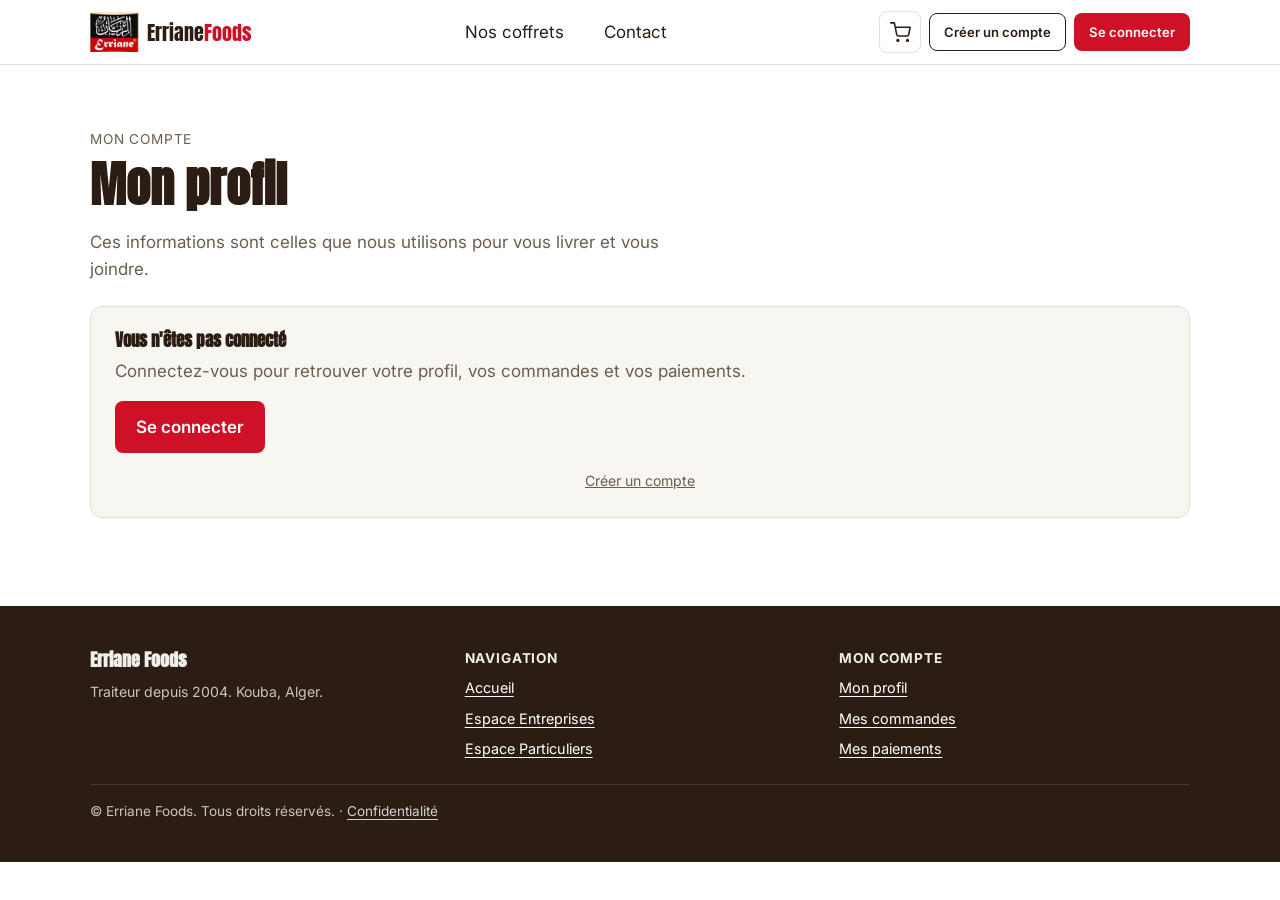
<file: profil.html>
<!DOCTYPE html>
<html lang="fr">
<head>
<meta charset="UTF-8">
<meta name="viewport" content="width=device-width, initial-scale=1.0">
<title>Mon profil · Erriane Foods</title>
<meta name="description" content="Vos informations de livraison et votre solde Erriane Foods.">
<meta name="robots" content="noindex">
<link rel="icon" type="image/png" href="img/logo-erriane.png">
<link rel="preconnect" href="https://fonts.googleapis.com">
<link rel="preconnect" href="https://fonts.gstatic.com" crossorigin>
<link href="https://fonts.googleapis.com/css2?family=Anton&family=Inter:wght@400;500;600;700&display=swap" rel="stylesheet">
<link rel="stylesheet" href="css/tokens.css?v=20261109f">
<link rel="stylesheet" href="css/base.css?v=20261109f">
<link rel="stylesheet" href="css/site.css?v=20261109f">
<link rel="stylesheet" href="css/boutique.css?v=20261109f">
</head>
<body>

<!-- EN-TÊTE -->
<header class="entete">
  <div class="entete__barre contenu">
    <a href="index.html" class="entete__marque">
      <img src="img/logo-erriane.png" alt="Erriane Foods">
      <span>Erriane<span style="color:var(--couleur-accent)">Foods</span></span>
    </a>
    <nav class="nav" aria-label="Navigation principale">
      <a href="entreprises.html">Nos coffrets</a>
      <a href="contact.html">Contact</a>
    </nav>
    <div class="entete__actions">
      <button type="button" class="panier-btn" id="panier-bouton" onclick="ouvrirPanier()" aria-label="Voir mon panier">
        <svg viewBox="0 0 24 24" fill="none" stroke="currentColor" stroke-width="1.8" stroke-linecap="round" stroke-linejoin="round"><circle cx="9" cy="21" r="1"/><circle cx="20" cy="21" r="1"/><path d="M1 1h4l2.68 13.39a2 2 0 0 0 2 1.61h9.72a2 2 0 0 0 2-1.61L23 6H6"/></svg>
        <span class="panier-btn__badge" id="panier-badge"></span>
      </button>
      <div id="zone-compte"></div>
    </div>
    <button class="entete__menu-bouton" aria-label="Ouvrir le menu" aria-expanded="false" onclick="basculerMenu(this)">
      <svg width="24" height="24" viewBox="0 0 24 24" fill="none" stroke="currentColor" stroke-width="2"><line x1="3" y1="6" x2="21" y2="6"/><line x1="3" y1="12" x2="21" y2="12"/><line x1="3" y1="18" x2="21" y2="18"/></svg>
    </button>
  </div>
</header>

<!-- MON PROFIL -->
<section class="section">
  <div class="contenu">
    <div class="surtitre">Mon compte</div>
    <h1>Mon profil</h1>
    <p style="color:var(--couleur-texte-2);max-width:56ch;margin-bottom:var(--espace-4)">Ces informations sont celles que nous utilisons pour vous livrer et vous joindre.</p>
    <div id="zone-profil"></div>
  </div>
</section>

<!-- PIED DE PAGE -->
<footer class="pied">
  <div class="contenu">
    <div class="pied__colonnes">
      <div>
        <b style="font-family:var(--police-titres);font-size:1.1rem">Erriane Foods</b>
        <p style="margin-top:var(--espace-2);font-size:.88rem;opacity:.8">Traiteur depuis 2004. Kouba, Alger.</p>
      </div>
      <div>
        <b style="font-size:.85rem;letter-spacing:.06em;text-transform:uppercase">Navigation</b>
        <nav style="margin-top:var(--espace-2);display:flex;flex-direction:column;gap:var(--espace-2);font-size:.9rem">
          <a href="index.html">Accueil</a>
          <a href="entreprises.html">Espace Entreprises</a>
          <a href="particuliers.html" class="lien-particuliers">Espace Particuliers</a>
        </nav>
      </div>
      <div>
        <b style="font-size:.85rem;letter-spacing:.06em;text-transform:uppercase">Mon compte</b>
        <nav style="margin-top:var(--espace-2);display:flex;flex-direction:column;gap:var(--espace-2);font-size:.9rem">
          <a href="profil.html">Mon profil</a>
          <a href="commandes.html">Mes commandes</a>
          <a href="paiements.html">Mes paiements</a>
        </nav>
      </div>
    </div>
    <div class="pied__credits">&copy; Erriane Foods. Tous droits réservés. &middot; <a href="confidentialite.html">Confidentialité</a></div>
  </div>
</footer>

<script src="js/amorce.js?v=20261109f"></script>
<script src="js/data.js?v=20261109f"></script>
<script src="js/carte.js?v=20261109f"></script>
<script src="js/ui.js?v=20261109f"></script>
<script src="js/compte.js?v=20261109f"></script>
<script src="js/panier.js?v=20261109f"></script>
<script src="js/client.js?v=20261109f"></script>
</body>
</html>
</file>
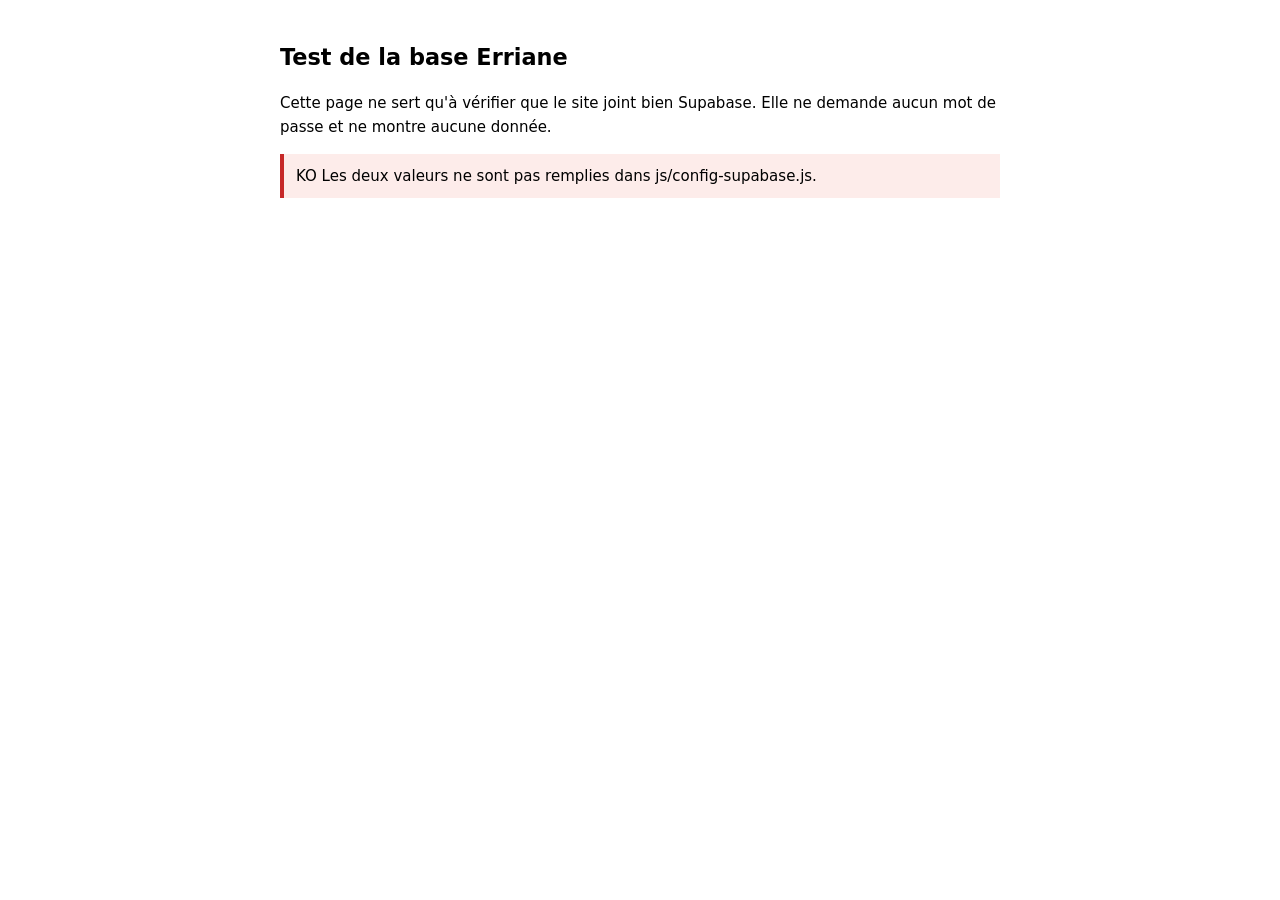
<file: supabase/test.html>
<!DOCTYPE html>
<html lang="fr">
<head>
<meta charset="UTF-8">
<meta name="viewport" content="width=device-width, initial-scale=1.0">
<meta name="robots" content="noindex">
<title>Test de la base · Erriane Foods</title>
<style>
  body { font: 15px/1.6 system-ui, sans-serif; max-width: 720px; margin: 40px auto; padding: 0 20px; }
  h1 { font-size: 1.4rem; }
  .ligne { padding: 10px 12px; border-left: 4px solid #ccc; margin: 8px 0; background: #f7f7f7; }
  .ok { border-color: #2e7d32; }
  .ko { border-color: #c62828; background: #fdecea; }
  code { background: #eee; padding: 1px 4px; border-radius: 3px; }
</style>
</head>
<body>
<h1>Test de la base Erriane</h1>
<p>Cette page ne sert qu'à vérifier que le site joint bien Supabase. Elle ne
demande aucun mot de passe et ne montre aucune donnée.</p>
<div id="out">Vérification…</div>

<script src="../js/config-supabase.js"></script>
<script>
(function(){
  var out = document.getElementById('out');
  function ligne(ok, texte){
    var d = document.createElement('div');
    d.className = 'ligne ' + (ok ? 'ok' : 'ko');
    d.textContent = (ok ? 'OK  ' : 'KO  ') + texte;
    out.appendChild(d);
  }
  function vider(){ out.textContent = ''; }

  async function test(){
    var url = window.SUPABASE_URL, anon = window.SUPABASE_ANON;
    vider();
    if(!url || !anon){
      ligne(false, 'Les deux valeurs ne sont pas remplies dans js/config-supabase.js.');
      return;
    }
    ligne(true, 'Adresse : ' + url);

    try {
      var r = await fetch(url + '/auth/v1/health', { headers: { apikey: anon } });
      ligne(r.ok, 'Service de connexion : HTTP ' + r.status);
    } catch(e){ ligne(false, 'Service de connexion injoignable : ' + e.message); }

    var tables = ['profils', 'commandes', 'commande_lignes', 'paiements', 'messages'];
    for(var i = 0; i < tables.length; i++){
      try {
        var rep = await fetch(url + '/rest/v1/' + tables[i] + '?select=*&limit=1', {
          headers: { apikey: anon, Authorization: 'Bearer ' + anon }
        });
        if(rep.status === 200){
          var l = await rep.json();
          ligne(true, 'Table ' + tables[i] + ' : répond, ' + l.length + ' ligne(s) visible(s) sans compte.');
        } else if(rep.status === 401 || rep.status === 403){
          ligne(true, 'Table ' + tables[i] + ' : protégée (HTTP ' + rep.status + '), c\'est normal sans connexion.');
        } else {
          ligne(false, 'Table ' + tables[i] + ' : HTTP ' + rep.status + '. La table existe-t-elle ? Voir supabase/schema.sql.');
        }
      } catch(e){ ligne(false, 'Table ' + tables[i] + ' : ' + e.message); }
    }
    ligne(true, 'Si toutes les lignes sont vertes, la base est prête à être branchée.');
  }
  test();
})();
</script>
</body>
</html>
</file>
<file: css/tokens.css>
/* Tokens Erriane Foods — Site de production
   Fond blanc sobre, professionnel. Couleurs de la marque Erriane. */

:root {
  /* Couleurs */
  --couleur-principale: #2B1D14;     /* encre, titres, texte principal */
  --couleur-accent: #CE1126;         /* rouge Erriane, boutons d'action */
  --couleur-accent-hover: #A50D1E;   /* rouge assombri au survol */
  --couleur-accent-texte: #ffffff;   /* texte sur bouton accent */
  --couleur-fond: #ffffff;           /* fond de page — blanc sobre */
  --couleur-fond-2: #F8F6F1;         /* fond des sections alternées */
  --couleur-fond-3: #FEF9F3;         /* fond très clair, cards */
  --couleur-texte: #2B1D14;
  --couleur-texte-2: #6B5D4F;        /* texte secondaire */
  --couleur-texte-3: #9A8C7C;        /* texte muted */
  --couleur-bordure: #E5DFD6;        /* bordures subtiles */
  --couleur-ligne: rgba(43,29,20,.12);
  --couleur-ok: #1a7a44;
  --couleur-alerte: #b3820a;
  --couleur-whatsapp: #25D366;

  /* Typographie (Google Fonts) */
  --police-titres: "Anton", "Impact", sans-serif;
  --police-texte: "Inter", system-ui, Arial, sans-serif;

  /* Formes — coins peu arrondis, sobre */
  --rayon: 6px;
  --rayon-bouton: 8px;
  --rayon-carte: 12px;
  --ombre: 0 1px 3px rgba(0,0,0,.06);
  --ombre-card: 0 2px 8px rgba(0,0,0,.06);

  /* Espacements */
  --espace-1: 4px;
  --espace-2: 8px;
  --espace-3: 16px;
  --espace-4: 24px;
  --espace-5: 40px;
  --espace-6: 64px;

  /* Largeur de contenu */
  --largeur-max: 1100px;
}
</file>
<file: css/base.css>
/* Base commune à tous les sites Fennec Web.
   Ne pas modifier dans un site client : une correction se fait ici, dans le gabarit,
   puis se recopie. Les styles propres au client vont dans site.css. */

/* ---------- Remise à zéro ---------- */
*, *::before, *::after { box-sizing: border-box; }
html { -webkit-text-size-adjust: 100%; scroll-behavior: smooth; }
body {
  margin: 0;
  font-family: var(--police-texte);
  font-size: 17px;
  line-height: 1.55;
  color: var(--couleur-texte);
  background: var(--couleur-fond);
}
img, svg, video { max-width: 100%; display: block; }
h1, h2, h3, h4 { font-family: var(--police-titres); line-height: 1.15; margin: 0 0 var(--espace-3); color: var(--couleur-principale); }
h1 { font-size: clamp(1.9rem, 5vw, 3rem); }
h2 { font-size: clamp(1.5rem, 3.5vw, 2.1rem); }
h3 { font-size: 1.2rem; }
p { margin: 0 0 var(--espace-3); }
a { color: var(--couleur-accent); text-decoration-thickness: 1px; text-underline-offset: 3px; }
button, input, select, textarea { font: inherit; color: inherit; }
:focus-visible { outline: 3px solid var(--couleur-accent); outline-offset: 2px; }
.visuellement-cache { position: absolute; width: 1px; height: 1px; overflow: hidden; clip: rect(0 0 0 0); white-space: nowrap; }

/* ---------- Mise en page ---------- */
.contenu { width: min(100% - 2 * var(--espace-3), var(--largeur-max)); margin-inline: auto; }
.section { padding-block: var(--espace-5); }
.section--alt { background: var(--couleur-fond-2); }
.grille { display: grid; gap: var(--espace-4); }
@media (min-width: 720px) {
  .grille--2 { grid-template-columns: 1fr 1fr; }
  .grille--3 { grid-template-columns: repeat(3, 1fr); }
  .section { padding-block: var(--espace-6); }
}
.surtitre { font-size: .85rem; letter-spacing: .06em; text-transform: uppercase; color: var(--couleur-texte-2); margin-bottom: var(--espace-2); }

/* ---------- En-tête ---------- */
.entete { background: var(--couleur-fond); border-bottom: 1px solid var(--couleur-bordure); position: sticky; top: 0; z-index: 20; }
.entete__barre { display: flex; align-items: center; justify-content: space-between; gap: var(--espace-3); min-height: 64px; }
.entete__marque { display: flex; align-items: center; gap: var(--espace-2); font-family: var(--police-titres); font-size: 1.25rem; color: var(--couleur-principale); text-decoration: none; }
.entete__marque img { height: 40px; width: auto; }
.nav { display: none; }
.nav a { color: var(--couleur-texte); text-decoration: none; padding: var(--espace-2) var(--espace-3); }
.nav a:hover, .nav a[aria-current="page"] { color: var(--couleur-accent); }
.entete__menu-bouton { display: inline-flex; align-items: center; gap: var(--espace-2); background: none; border: 1px solid var(--couleur-bordure); border-radius: var(--rayon-bouton); padding: var(--espace-2) var(--espace-3); cursor: pointer; }
.entete[data-ouvert="true"] .entete__barre { flex-wrap: wrap; }
.entete[data-ouvert="true"] .nav { display: flex; flex-direction: column; flex-basis: 100%; order: 3; border-top: 1px solid var(--couleur-bordure); padding-block: var(--espace-2) var(--espace-3); }
@media (min-width: 900px) {
  .nav { display: flex; gap: var(--espace-2); }
  .entete__menu-bouton { display: none; }
}

/* ---------- Boutons ---------- */
.bouton { display: inline-flex; align-items: center; justify-content: center; gap: var(--espace-2); padding: 12px 20px; border-radius: var(--rayon-bouton); border: 1px solid transparent; font-weight: 600; text-decoration: none; cursor: pointer; min-height: 44px; }
.bouton--accent { background: var(--couleur-accent); color: var(--couleur-accent-texte); }
.bouton--accent:hover { filter: brightness(.94); }
.bouton--secondaire { background: transparent; color: var(--couleur-principale); border-color: var(--couleur-principale); }
.bouton--whatsapp { background: var(--couleur-whatsapp); color: #fff; }
.bouton--whatsapp svg { width: 20px; height: 20px; fill: currentColor; }
.bouton--large { width: 100%; }
.bouton:disabled { opacity: .5; cursor: not-allowed; }

/* ---------- Hero ---------- */
.hero { padding-block: var(--espace-5); }
.hero__texte p { font-size: 1.1rem; color: var(--couleur-texte-2); max-width: 36ch; }
.hero__actions { display: flex; flex-wrap: wrap; gap: var(--espace-3); margin-top: var(--espace-4); }
.hero__image img { width: 100%; height: 100%; object-fit: cover; border-radius: var(--rayon); }
@media (min-width: 720px) { .hero .grille--2 { align-items: center; } }

/* ---------- Cartes ---------- */
.carte { background: #fff; border: 1px solid var(--couleur-bordure); border-radius: var(--rayon); overflow: hidden; box-shadow: var(--ombre); display: flex; flex-direction: column; }
.carte img { aspect-ratio: 4 / 3; object-fit: cover; }
.carte__corps { padding: var(--espace-3); display: flex; flex-direction: column; gap: var(--espace-2); flex: 1; }
.carte__prix { font-weight: 700; color: var(--couleur-principale); margin-top: auto; }
.carte__prix small { font-weight: 400; color: var(--couleur-texte-2); }

/* ---------- Infos pratiques ---------- */
.infos { display: grid; gap: var(--espace-3); }
.infos dt { font-weight: 600; }
.infos dd { margin: 0 0 var(--espace-2); color: var(--couleur-texte-2); }
@media (min-width: 720px) { .infos { grid-template-columns: repeat(3, 1fr); } }

/* ---------- Formulaire à étapes ---------- */
.formulaire { background: #fff; border: 1px solid var(--couleur-bordure); border-radius: var(--rayon); padding: var(--espace-4); max-width: 560px; }
.formulaire__etapes { display: flex; gap: var(--espace-2); margin-bottom: var(--espace-4); font-size: .9rem; color: var(--couleur-texte-2); }
.formulaire__etapes span { flex: 1; padding-bottom: var(--espace-2); border-bottom: 3px solid var(--couleur-bordure); }
.formulaire__etapes span[aria-current="step"] { border-color: var(--couleur-accent); color: var(--couleur-principale); font-weight: 600; }
.etape { display: none; }
.etape[data-active="true"] { display: block; }
.champ { display: flex; flex-direction: column; gap: var(--espace-1); margin-bottom: var(--espace-3); }
.champ label { font-weight: 600; }
.champ input, .champ select, .champ textarea { padding: 12px; border: 1px solid var(--couleur-bordure); border-radius: var(--rayon); background: #fff; min-height: 44px; }
.champ input:invalid:not(:placeholder-shown) { border-color: var(--couleur-alerte); }
.champ--case { flex-direction: row; flex-wrap: wrap; align-items: flex-start; gap: var(--espace-2); }
.champ--case input { min-height: 0; margin-top: 4px; }
.champ--case label { flex: 1; font-weight: 400; }
.champ--case .champ__erreur { flex-basis: 100%; }
.champ__aide { font-size: .9rem; color: var(--couleur-texte-2); }
.champ__erreur { font-size: .9rem; color: var(--couleur-alerte); display: none; }
.champ[data-erreur="true"] .champ__erreur { display: block; }
.formulaire__actions { display: flex; justify-content: space-between; gap: var(--espace-3); margin-top: var(--espace-4); }
.rappel { display: flex; justify-content: space-between; align-items: center; gap: var(--espace-3); background: var(--couleur-fond-2); border-radius: var(--rayon); padding: var(--espace-2) var(--espace-3); margin-bottom: var(--espace-3); font-size: .95rem; }
.rappel button { background: none; border: 0; color: var(--couleur-accent); text-decoration: underline; cursor: pointer; padding: 0; }
.formulaire__whatsapp { margin-top: var(--espace-3); font-size: .95rem; color: var(--couleur-texte-2); text-align: left; }

/* ---------- Bandeau DÉMO ---------- */
.demo { background: var(--couleur-alerte); color: #fff; text-align: center; font-weight: 700; letter-spacing: .08em; padding: var(--espace-2); font-size: .9rem; }

/* ---------- Messages ---------- */
.message { padding: var(--espace-3); border-radius: var(--rayon); border: 1px solid; }
.message--ok { border-color: var(--couleur-ok); color: var(--couleur-ok); background: #f0f8f3; }
.message--alerte { border-color: var(--couleur-alerte); color: var(--couleur-alerte); background: #fbf1f0; }

/* ---------- Pied de page ---------- */
.pied { background: var(--couleur-principale); color: #f1efe9; padding-block: var(--espace-5); font-size: .95rem; }
.pied a { color: #fff; }
.pied__colonnes { display: grid; gap: var(--espace-4); }
.pied__credits { margin-top: var(--espace-4); padding-top: var(--espace-3); border-top: 1px solid rgba(255, 255, 255, .15); font-size: .85rem; opacity: .8; }
@media (min-width: 720px) { .pied__colonnes { grid-template-columns: repeat(3, 1fr); } }

/* ---------- WhatsApp flottant (mobile) ---------- */
.whatsapp-flottant { position: fixed; right: var(--espace-3); bottom: var(--espace-3); z-index: 30; width: 56px; height: 56px; border-radius: 50%; background: var(--couleur-whatsapp); display: grid; place-items: center; box-shadow: 0 4px 12px rgba(0, 0, 0, .2); }
.whatsapp-flottant svg { width: 30px; height: 30px; fill: #fff; }
@media (min-width: 900px) { .whatsapp-flottant { display: none; } }
</file>
<file: css/site.css>
/* Site Erriane Foods — styles spécifiques */

/* ===== ACCUEIL : LE HERO TRAVERSÉ PAR LA DIAGONALE =====
   Un seul bloc plein écran. Un panneau sombre occupe la gauche, découpé en
   biais : sa frontière descend du haut de la page vers le bas. Le titre, la
   description et les deux espaces se répartissent de part et d'autre de
   cette même ligne.

   Les pourcentages du clip-path et les largeurs max vont ensemble : si on
   redresse ou on penche la diagonale, il faut reprendre les deux.

   La hauteur est plafonnee a 660px. Sans ce plafond, le hero s'etire a la
   hauteur de la fenetre et le space-between creuse un grand vide entre le
   titre et les deux espaces. Le plafond garde la diagonale telle quelle et
   laisse apparaitre le debut des services. Regle a changer aux deux endroits :
   ici et sur .accueil-heros__interieur. */
.accueil-heros {
  position: relative;
  min-height: min(calc(100vh - 64px), 660px);
  overflow: hidden;
  background: var(--couleur-fond-2);
}
.accueil-heros__fond {
  position: absolute;
  inset: 0;
  background: var(--couleur-principale);
  clip-path: polygon(0 0, 62% 0, 46% 100%, 0 100%);
}
.accueil-heros__interieur {
  position: relative;
  min-height: min(calc(100vh - 64px), 660px);
  display: flex;
  flex-direction: column;
  justify-content: space-between;
  gap: var(--espace-6);
  padding-block: var(--espace-6);
}

/* --- Le titre et la description, sur la partie sombre --- */
.accueil-intro { max-width: 52%; }
.accueil-intro h1 {
  font-size: clamp(2rem, 4.2vw, 3.2rem);
  max-width: 22ch;
  margin-bottom: var(--espace-3);
  color: #fff;
}
.accueil-intro p {
  font-size: 1.02rem;
  color: rgba(255, 255, 255, .72);
  max-width: 46ch;
  margin: 0;
}

/* --- Les deux espaces, de part et d'autre de la diagonale --- */
.accueil-choix {
  display: flex;
  flex-wrap: wrap;
  justify-content: space-between;
  gap: var(--espace-4);
}
.accueil-choix__bloc {
  display: block;
  max-width: min(330px, 30%);
  text-decoration: none;
}
.accueil-choix__bloc--entreprise { color: #fff; }
.accueil-choix__bloc--particulier { color: var(--couleur-texte); }

.accueil-choix__label {
  font-size: .78rem;
  letter-spacing: .1em;
  text-transform: uppercase;
  opacity: .6;
  margin-bottom: var(--espace-2);
}
.accueil-choix__titre {
  font-size: clamp(1.7rem, 3vw, 2.4rem);
  margin-bottom: var(--espace-3);
}
.accueil-choix__bloc--entreprise .accueil-choix__titre { color: #fff; }
.accueil-choix__bloc--particulier .accueil-choix__titre { color: var(--couleur-principale); }
.accueil-choix__texte {
  font-size: .96rem;
  margin-bottom: var(--espace-4);
}
.accueil-choix__bloc--entreprise .accueil-choix__texte { color: rgba(255, 255, 255, .72); }
.accueil-choix__bloc--particulier .accueil-choix__texte { color: var(--couleur-texte-2); }

/* ===== LES BANDES DE FOND, COUPÉES EN BIAIS =====
   Même motif que la diagonale du hero, en beaucoup plus doux : la pente
   reste faible pour que les paragraphes ne soient jamais coupés en deux. */
.section--alt {
  position: relative;
  background: none;
}
.section--alt::before {
  content: '';
  position: absolute;
  inset: 0;
  background: var(--couleur-fond-2);
  clip-path: polygon(
    0 clamp(20px, 4vw, 56px),
    100% 0,
    100% calc(100% - clamp(20px, 4vw, 56px)),
    0 100%
  );
}
.section--alt > .contenu { position: relative; }

@media (max-width: 860px) {
  /* Sur téléphone, une diagonale traversante mange le texte. On garde le
     motif, mais chaque espace porte son propre fond. */
  .accueil-heros { min-height: 0; background: var(--couleur-fond); }
  .accueil-heros__fond { display: none; }
  .accueil-heros__interieur { min-height: 0; }
  .accueil-intro { max-width: none; }
  .accueil-intro h1 { color: var(--couleur-principale); }
  .accueil-intro p { color: var(--couleur-texte-2); }

  .accueil-choix { flex-direction: column; gap: var(--espace-5); }
  .accueil-choix__bloc {
    max-width: none;
    margin-inline: calc(-1 * var(--espace-3));
    padding: var(--espace-5) var(--espace-3);
  }
  .accueil-choix__bloc--entreprise {
    background: var(--couleur-principale);
    clip-path: polygon(0 0, 100% 0, 100% 94%, 0 100%);
  }
  .accueil-choix__bloc--particulier { background: var(--couleur-fond-2); }
}

/* ===== SECTION SERVICES ===== */
.services-grid {
  display: grid;
  gap: var(--espace-4);
}
@media (min-width: 720px) {
  .services-grid { grid-template-columns: repeat(3, 1fr); }
}
.service-card {
  text-align: center;
  padding: var(--espace-4);
}
.service-card__icon {
  width: 48px;
  height: 48px;
  margin: 0 auto var(--espace-3);
  color: var(--couleur-accent);
}
.service-card h3 {
  font-size: 1.1rem;
  margin-bottom: var(--espace-2);
}
.service-card p {
  font-size: .9rem;
  color: var(--couleur-texte-2);
}

/* ===== L'accueil entreprise : les quatre services =====
   Depuis le 27 octobre 2026, la page Entreprises présente les quatre services
   et le catalogue vit sur « Nos coffrets ». Chaque service est une ligne, pas
   une carte : on lit ce que c'est, puis on ouvre ce qui le concerne. Aligné à
   gauche et sans symétrie, comme le reste du site. */
.services-liste {
  display: grid;
  gap: var(--espace-3);
  margin-top: var(--espace-5);
}
.service-ligne {
  display: grid;
  gap: var(--espace-2);
  padding: var(--espace-4);
  background: #fff;
  border: 1px solid var(--couleur-bordure);
  border-radius: var(--rayon-carte);
}
.service-ligne__icon {
  width: 36px;
  height: 36px;
  color: var(--couleur-accent);
}
.service-ligne h3 {
  font-size: 1.15rem;
  margin-bottom: var(--espace-1);
}
.service-ligne p {
  margin: 0;
  font-size: .92rem;
  color: var(--couleur-texte-2);
  max-width: 58ch;
}
@media (min-width: 760px) {
  .service-ligne {
    grid-template-columns: 36px 1fr auto;
    align-items: center;
    gap: var(--espace-4);
  }
  .service-ligne__lien { justify-self: end; }
}

/* La barre de rubriques du catalogue, en liens : elle mène aux sections de la
   page. Même forme que les pastilles de la carte des particuliers. */
a.puce {
  display: inline-block;
  text-decoration: none;
  line-height: 1.2;
}

/* ===== PARTENAIRES ===== */
/* Mur des partenaires. Les 32 logos viennent de la brochure du client et n'ont pas
   du tout le même format : un carré et un très large n'ont pas le même poids à l'oeil.
   D'où une grille de cases identiques, et chaque logo ajusté à l'intérieur. */
.partenaires-logos {
  display: grid;
  grid-template-columns: repeat(auto-fill, minmax(120px, 1fr));
  gap: var(--espace-2);
  margin-top: var(--espace-4);
}
.partenaires-logos img {
  width: 100%;
  height: 86px;
  padding: 12px;
  object-fit: contain;
  background: var(--couleur-fond);
  border: 1px solid var(--couleur-bordure);
}
@media (max-width: 640px) {
  .partenaires-logos { grid-template-columns: repeat(3, 1fr); }
  .partenaires-logos img { height: 68px; padding: 8px; }
}

/* ===== COFFRETS (espace entreprises) ===== */
.page-hero {
  position: relative;
  overflow: hidden;
  background: var(--couleur-principale);
  color: var(--couleur-fond);
  padding: var(--espace-6) 0;
}
.page-hero h1 {
  color: var(--couleur-fond);
  margin-bottom: var(--espace-2);
}
.page-hero p {
  color: rgba(255,255,255,.75);
  max-width: 48ch;
}

/* ---------- Les bandes ----------
   Deux endroits que le traiteur remplit depuis son espace, onglet Médias : le
   haut de la page Entreprises et une bande sur le côté. Sans média choisi, le
   conteneur reste caché et les pages sont exactement comme avant. */

/* La bande du haut se pose derrière le titre, avec un voile sombre par-dessus :
   le titre doit rester lisible quelle que soit la photo. */
.hero-bande {
  position: absolute;
  inset: 0;
  z-index: 0;
}
.hero-bande[hidden] { display: none; }
.hero-bande img,
.hero-bande video {
  display: block;
  width: 100%;
  height: 100%;
  object-fit: cover;
}
.hero-bande::after {
  content: "";
  position: absolute;
  inset: 0;
  background: rgba(43, 29, 20, .68);
}
.page-hero .contenu {
  position: relative;
  z-index: 1;
}

/* La bande latérale se pose à gauche, à mi-hauteur, tant que l'écran est assez
   large et assez haut pour l'accueillir. Le compte en largeur : la bande fait
   230 px plus 24 px de marge, donc 254 px, et la colonne de texte commence à
   (largeur - 1100) / 2 ; il faut donc 1 608 px. Le compte en hauteur : la vidéo
   verticale fait 409 px, la phrase soixante de plus, donc environ 470 px qui ne
   doivent pas sortir de l'écran. En dessous de l'une ou de l'autre, la bande ne
   s'affiche pas du tout : sur un téléphone il n'y a pas de marge latérale, et
   une vidéo de 230 px de large n'aurait rien à y faire. Le bouton WhatsApp
   occupe le coin droit, d'où la gauche. */
.bande-cote {
  position: fixed;
  left: var(--espace-4);
  top: 50%;
  transform: translateY(-50%);
  z-index: 20;
  /* Sa largeur est celle de la marge blanche, pas une largeur décidée d'avance
     (Massyl, 2 octobre 2026 : « elle s'adaptera à la bande blanche à gauche »).
     La colonne de texte fait 1100 px et se centre, la barre de défilement de
     Windows en prend une quinzaine : la marge vaut donc (100vw - 1120) / 2. On
     en retire la marge de la bande et un peu d'air, et on plafonne à 230 px.
     Résultat mesuré : 230 px sur un 1920, 172 sur un 1536, 124 sur un 1440,
     115 sur un 1421, 87 sur un 1366. */
  width: clamp(86px, calc((100vw - 1120px) / 2 - 36px), 230px);
  background: #fff;
  border: 1px solid var(--couleur-bordure);
  box-shadow: var(--ombre-card);
  /* Elle attend que la bande du haut ait quitté l'écran (voir bandes.js) :
     sans ça, les deux vidéos se recouvriraient en haut de la page. */
  opacity: 0;
  visibility: hidden;
  transition: opacity .18s linear;
}
.bande-cote--posee { opacity: 1; visibility: visible; }
@media (prefers-reduced-motion: reduce) {
  .bande-cote { transition: none; }
}
.bande-cote[hidden] { display: none; }
.bande-cote__media img,
.bande-cote__media video {
  display: block;
  width: 100%;
  aspect-ratio: 9 / 16;
  object-fit: cover;
}
.bande-cote__texte {
  font-size: .85rem;
  line-height: 1.45;
  color: var(--couleur-texte);
  margin: 0;
  padding: var(--espace-2) var(--espace-3) var(--espace-3);
}
.bande-cote__texte[hidden] { display: none; }
.bande-cote__fermer {
  position: absolute;
  top: var(--espace-1);
  right: var(--espace-1);
  width: 26px;
  height: 26px;
  display: grid;
  place-items: center;
  font-size: 1.05rem;
  line-height: 1;
  color: #fff;
  background: rgba(43, 29, 20, .72);
  border: 0;
  border-radius: 50%;
  cursor: pointer;
}
.bande-cote__fermer:hover { background: var(--couleur-principale); }

/* Pas de bande latérale là où elle n'a pas de place.
   La largeur de la bande est calculée au-dessus : elle vaut 86 px quand la
   fenêtre fait 1364 px, et moins au-delà. En dessous de ce point, elle serait
   plus fine qu'une vignette et ne montrerait plus rien : elle se cache. Le
   plancher de 86 px dans le calcul et ce seuil doivent rester d'accord : si l'un
   bouge, l'autre aussi. 1366, le portable le plus courant, garde donc sa bande. */
@media screen and (max-width: 1363px), screen and (max-height: 539px) {
  .bande-cote { display: none; }
}
.catalogue-grid {
  display: grid;
  gap: var(--espace-4);
}
@media (min-width: 720px) {
  .catalogue-grid { grid-template-columns: repeat(2, 1fr); }
}
@media (min-width: 1000px) {
  .catalogue-grid { grid-template-columns: repeat(3, 1fr); }
}
.pack-card {
  position: relative;
  background: #fff;
  border: 1px solid var(--couleur-bordure);
  border-radius: var(--rayon-carte);
  overflow: hidden;
  box-shadow: var(--ombre-card);
  display: flex;
  flex-direction: column;
}
.pack-card__img {
  aspect-ratio: 16 / 9;
  object-fit: cover;
  width: 100%;
}
.pack-card__corps {
  padding: var(--espace-3) var(--espace-3) var(--espace-4);
  display: flex;
  flex-direction: column;
  flex: 1;
}
.pack-card h3 {
  font-size: 1.05rem;
  margin-bottom: var(--espace-1);
}
.pack-card__desc {
  font-size: .88rem;
  color: var(--couleur-texte-2);
  margin-bottom: var(--espace-3);
  flex: 1;
}
.pack-card__prix {
  font-family: var(--police-titres);
  font-size: 1.3rem;
  color: var(--couleur-accent);
  margin-bottom: var(--espace-3);
}
.pack-card__prix small {
  font-family: var(--police-texte);
  font-size: .78rem;
  color: var(--couleur-texte-3);
  font-weight: 400;
}

/* ===== FORMULAIRE COMMANDE ===== */
.cmd-form {
  background: #fff;
  border: 1px solid var(--couleur-bordure);
  border-radius: var(--rayon-carte);
  padding: var(--espace-4);
  max-width: 480px;
}
.cmd-form h3 {
  margin-bottom: var(--espace-3);
}

/* ===== RÉSEAUX SOCIAUX ===== */
.social-links {
  display: flex;
  gap: var(--espace-3);
}
.social-links a {
  width: 40px;
  height: 40px;
  border-radius: 50%;
  background: rgba(255,255,255,.15);
  display: grid;
  place-items: center;
  transition: background .2s;
}
.social-links a:hover {
  background: var(--couleur-accent);
}
.social-links svg {
  width: 20px;
  height: 20px;
  fill: #fff;
}

/* ===== La page Particuliers =====
   Le produit phare en haut, la carte par rubrique (elle réutilise les cartes des
   coffrets), et le renvoi vers la boutique Yassir en bas, demandé par le client. */
.phare {
  display: grid;
  gap: var(--espace-4);
  border: 1px solid var(--couleur-bordure);
  border-radius: var(--rayon-carte);
  background: #fff;
  overflow: hidden;
  margin-top: var(--espace-4);
}
@media (min-width: 720px) {
  .phare { grid-template-columns: 280px 1fr; align-items: center; }
}
.phare__img { display: block; width: 100%; height: 100%; object-fit: cover; }
.phare__texte { padding: var(--espace-3) var(--espace-4) var(--espace-4); }
.phare__texte h2 { font-size: 1.5rem; margin-bottom: var(--espace-2); }
.phare__prix { font-family: var(--police-titres); font-size: 1.3rem; color: var(--couleur-accent); margin-bottom: var(--espace-3); }

.bande-yassir {
  display: flex;
  flex-wrap: wrap;
  gap: var(--espace-4);
  align-items: center;
  justify-content: space-between;
  padding: var(--espace-4);
  background: var(--couleur-fond-2);
  border: 1px solid var(--couleur-bordure);
}
.bande-yassir h2 { font-size: 1.2rem; margin-bottom: var(--espace-1); }
.bande-yassir p { color: var(--couleur-texte-2); margin: 0; }

/* ===== La carte des particuliers, en rubriques =====
   Demande de Massyl le 27 octobre 2026 : « une segmentation un peu comme dans le
   site Yassir », plutôt que vingt-cinq lignes à la suite. Les rubriques sont des
   pastilles cliquables ; une seule s'affiche à la fois, et la galerie se redessine
   sans recharger la page. « Tout » montre les vingt-cinq plats.
   Le nom du plat est en Inter, pas en Anton : la police d'affiche fatigue sur une
   grille. */
.carte-nav {
  display: flex;
  gap: var(--espace-2);
  overflow-x: auto;
  padding-bottom: var(--espace-3);
  margin-bottom: var(--espace-4);
  border-bottom: 1px solid var(--couleur-bordure);
  scrollbar-width: none;
}
.carte-nav::-webkit-scrollbar { display: none; }
.puce {
  flex: 0 0 auto;
  border: 1px solid var(--couleur-bordure);
  background: #fff;
  color: var(--couleur-texte);
  font-family: var(--police-texte);
  font-size: .88rem;
  padding: 8px 15px;
  border-radius: 999px;
  cursor: pointer;
  white-space: nowrap;
}
.puce:hover { border-color: var(--couleur-texte-3); }
.puce.on {
  background: var(--couleur-principale);
  border-color: var(--couleur-principale);
  color: #fff;
}

.galerie {
  display: grid;
  grid-template-columns: repeat(auto-fill, minmax(240px, 1fr));
  gap: var(--espace-4);
}
.plat-card {
  display: flex;
  flex-direction: column;
  background: #fff;
  border: 1px solid var(--couleur-bordure);
  border-radius: var(--rayon-carte);
  overflow: hidden;
  box-shadow: var(--ombre-card);
}
.plat-card__img {
  display: block;
  width: 100%;
  aspect-ratio: 16 / 9;
  object-fit: cover;
}
/* Un plat sans photo garde son cadre et le dit par une trame, plutôt que
   d'emprunter une illustration qui ne serait pas celle du client. */
.plat-card__img--vide {
  background: var(--couleur-fond-2);
  border-bottom: 1px dashed var(--couleur-bordure);
}
.plat-card__corps {
  display: flex;
  flex-direction: column;
  flex: 1;
  padding: var(--espace-3) var(--espace-3) var(--espace-4);
}
.plat-card h3 {
  font-family: var(--police-texte);
  font-weight: 600;
  font-size: 1rem;
  margin: 0 0 var(--espace-1);
}
.plat-card__flag {
  display: inline-block;
  font-size: .64rem;
  font-weight: 600;
  letter-spacing: .08em;
  text-transform: uppercase;
  color: #fff;
  background: var(--couleur-accent);
  padding: 2px 6px;
  border-radius: 4px;
  vertical-align: 2px;
}
.plat-card__desc {
  margin: 0 0 var(--espace-2);
  color: var(--couleur-texte-2);
  font-size: .86rem;
  line-height: 1.45;
}
.plat-card__portion {
  margin: 0 0 var(--espace-2);
  color: var(--couleur-texte-3);
  font-size: .76rem;
}
.plat-card__prix {
  font-family: var(--police-titres);
  font-size: 1.15rem;
  color: var(--couleur-accent);
  margin: auto 0 var(--espace-2);
}
.plat-card .bouton { width: 100%; }

/* La photo d'un plat, en haut de sa fenêtre de quantité : une seule vue, pas de
   diaporama, un plat n'étant pas une formule. */
.plat-vue {
  display: block;
  width: 100%;
  aspect-ratio: 16 / 9;
  object-fit: cover;
  margin-bottom: var(--espace-3);
}

/* ===== Connecté veut dire entreprise =====
   Le compte est réservé aux entreprises. Une fois connecté, le visiteur n'a donc
   plus à voir l'entrée Particuliers : elle disparaît du menu, du pied de page et
   des deux panneaux de l'accueil (décision de Massyl, 27 octobre 2026). La classe
   est posée sur le body par signalerConnexion() dans js/ui.js. */
body.est-connecte .lien-particuliers { display: none; }

/* ===== Les ancres de l'en-tête =====
   L'en-tête est fixe : sans cette marge, une ancre pose le titre de section
   derrière la barre. 80 px = les 64 px de l'en-tête et un peu d'air. */
section[id] { scroll-margin-top: 80px; }

/* ===== L'en-tête porte les ancres de la page =====
   Avec quatre entrées en plus de la marque, du panier et du compte, les libellés
   se coupaient en deux lignes (« Pauses / café », « Créer un / compte ») dès
   1440 px. On interdit la coupure et on empêche la zone du compte de se tasser. */
.nav a { white-space: nowrap; }
.entete__actions { flex: 0 0 auto; }
#zone-compte .bouton { white-space: nowrap; }

/* Quatre entrées de plus dans l'en-tête, et la barre débordait à 900 px, juste au
   moment où le menu de bureau apparaît. Le menu de bureau attend donc 1100 px ;
   en dessous, c'est le bouton hamburger qui prend le relais. */
@media (max-width: 1099px) {
  .nav { display: none; }
  .entete__menu-bouton { display: inline-flex; }
}

/* Le menu de la page Entreprises a deux états. Un visiteur non connecté voit
   l'entrée normale du site, Entreprises et Particuliers, exactement comme avant.
   Un client connecté est chez lui : le menu mène aux rubriques de la page, et
   l'entrée Particuliers n'a plus de sens (Massyl, 27 octobre 2026). */
.nav-espace { display: none; }
body.est-connecte .nav-espace { display: inline-block; }
body.est-connecte .nav-public { display: none; }

/* ===== La page Contact =====
   Créée le 27 octobre 2026 : le lien Contact menait à une section de bas de page
   ou, pour un client connecté, nulle part. La page porte l'adresse, les
   téléphones, l'email et le WhatsApp. */
.contact-grille { display: grid; gap: var(--espace-5); }
@media (min-width: 800px) { .contact-grille { grid-template-columns: 1fr 1fr; } }
.contact-titre { font-size: 1.15rem; margin: 0 0 var(--espace-3); }
.contact-liste { margin: 0; }
.contact-liste dt {
  font-size: .72rem; letter-spacing: .12em; text-transform: uppercase;
  color: var(--couleur-texte-3); margin-top: var(--espace-3);
}
.contact-liste dt:first-child { margin-top: 0; }
.contact-liste dd { margin: 4px 0 0; font-size: .98rem; line-height: 1.5; }
.contact-liste a { color: var(--couleur-texte); text-decoration: underline; text-decoration-color: var(--couleur-bordure); }
.contact-liste a:hover { color: var(--couleur-accent); }
.contact-plan {
  align-self: start;
  background: var(--couleur-fond-2);
  border: 1px solid var(--couleur-bordure);
  padding: var(--espace-4);
}
.contact-plan p { color: var(--couleur-texte-2); margin: 0 0 var(--espace-4); }
.contact-plan__note { font-size: .8rem; color: var(--couleur-texte-3); margin: var(--espace-3) 0 0; }

/* La carte de la page Contact : l'adresse interrogée par son texte, pas de
   coordonnée inventée. Le repère exact du client la remplacera. */
.contact-plan__carte {
  margin: 0 0 var(--espace-4);
  border: 1px solid var(--couleur-bordure);
  line-height: 0;
}
</file>
<file: css/boutique.css>
/* Erriane Foods — Parcours de commande.
   Header compte et panier, fenêtres (modales), panier, livraison, confirmation. */

/* ===== Header : panier et compte ===== */
.entete__actions {
  display: flex;
  align-items: center;
  gap: var(--espace-2);
}
#zone-compte {
  display: flex;
  align-items: center;
  gap: var(--espace-2);
}
.bouton--petit {
  padding: 8px 14px;
  font-size: .82rem;
  min-height: 38px;
}
.panier-btn {
  position: relative;
  width: 42px;
  height: 42px;
  display: grid;
  place-items: center;
  background: none;
  border: 1px solid var(--couleur-bordure);
  border-radius: var(--rayon-bouton);
  cursor: pointer;
  color: var(--couleur-principale);
}
.panier-btn:hover { border-color: var(--couleur-principale); }
.panier-btn svg { width: 21px; height: 21px; }
.panier-btn__badge {
  position: absolute;
  top: -6px;
  right: -6px;
  min-width: 20px;
  height: 20px;
  padding: 0 5px;
  border-radius: 10px;
  background: var(--couleur-accent);
  color: #fff;
  font-size: .72rem;
  font-weight: 700;
  display: none;
  place-items: center;
}

.compte__chip {
  position: relative;
  display: flex;
  align-items: center;
  gap: var(--espace-2);
  padding: 6px 12px 6px 6px;
  border: 1px solid var(--couleur-bordure);
  border-radius: var(--rayon-bouton);
  font-size: .85rem;
  font-weight: 600;
  color: var(--couleur-principale);
  cursor: default;
}
.compte__chip:hover { border-color: var(--couleur-principale); }
.compte__avatar {
  width: 28px;
  height: 28px;
  border-radius: 50%;
  background: var(--couleur-principale);
  color: #fff;
  display: grid;
  place-items: center;
  font-size: .82rem;
  font-weight: 700;
}
.compte__chevron { width: 16px; height: 16px; opacity: .5; }
.compte__menu {
  position: absolute;
  top: 100%;
  right: 0;
  min-width: 208px;
  padding: var(--espace-2) 0;
  background: #fff;
  border: 1px solid var(--couleur-bordure);
  border-radius: var(--rayon-bouton);
  box-shadow: 0 8px 24px rgba(0, 0, 0, .12);
  opacity: 0;
  visibility: hidden;
  transform: translateY(-4px);
  transition: opacity .15s, transform .15s, visibility .15s;
  z-index: 60;
}
.compte__chip:hover .compte__menu,
.compte__chip:focus-within .compte__menu {
  opacity: 1;
  visibility: visible;
  transform: translateY(0);
}
.compte__menu a, .compte__menu button {
  display: block;
  width: 100%;
  text-align: left;
  padding: 10px var(--espace-3);
  font-size: .88rem;
  font-weight: 500;
  color: var(--couleur-texte);
  text-decoration: none;
  background: none;
  border: 0;
  cursor: pointer;
  font-family: inherit;
}
.compte__menu a:hover, .compte__menu button:hover { background: var(--couleur-fond-2); }
.compte__menu button { border-top: 1px solid var(--couleur-bordure); margin-top: var(--espace-2); color: var(--couleur-accent); }

@media (max-width: 700px) {
  .compte__nom { display: none; }
  .compte__chip { padding: 6px; }
  .compte__chevron { display: none; }

  /* Au téléphone, l'en-tête n'a pas la place pour tout garder côte à côte : le
     nom écrit à côté du logo fait doublon avec lui, et les boutons se serrent.
     Rien du parcours ne passe dans le menu pour autant : le panier, « Créer un
     compte » et « Se connecter » restent tous visibles, à leur taille. */
  .entete__barre { width: 100%; padding-inline: var(--espace-2); gap: var(--espace-2); }
  .entete__marque { flex: none; }
  .entete__marque img { height: 34px; }
  .entete__marque span { display: none; }
  .entete__menu-bouton { flex: none; padding-inline: var(--espace-2); }
  .entete__actions { gap: var(--espace-1); }
  #zone-compte { gap: var(--espace-1); }
  #zone-compte .bouton { padding-inline: 8px; font-size: .75rem; white-space: nowrap; }
}

/* Sur les téléphones les plus étroits, il manque encore une vingtaine de
   pixels : l'en-tête se resserre d'un cran plutôt que de laisser filer une
   barre de défilement horizontale. Les mots ne changent pas. */
@media (max-width: 380px) {
  .entete__barre { padding-inline: 6px; gap: var(--espace-1); }
  .entete__marque img { height: 28px; }
  .entete__menu-bouton { padding-inline: var(--espace-1); }
  #zone-compte .bouton { padding-inline: 6px; font-size: .72rem; }
}

/* Les écrans de 320 px (les tout petits téléphones encore en service) tiennent
   la même ligne, serrée au maximum. Les deux mots restent lisibles, et la
   hauteur de 44 px garde des zones tactiles correctes. */
@media (max-width: 340px) {
  .entete__barre { padding-inline: var(--espace-1); }
  .entete__marque img { height: 24px; }
  .entete__menu-bouton { padding-inline: 2px; }
  .entete__actions, #zone-compte { gap: 2px; }
  #zone-compte .bouton { padding-inline: 4px; font-size: .68rem; }
}

/* ===== Fenêtres (modales) ===== */
.ov {
  position: fixed;
  inset: 0;
  display: none;
  z-index: 100;
  background: rgba(43, 29, 20, .55);
}
.ov.open { display: flex; align-items: center; justify-content: center; padding: var(--espace-3); }
.ov__boite {
  position: relative;
  width: 100%;
  max-width: 480px;
  max-height: calc(100vh - 2 * var(--espace-3));
  overflow-y: auto;
  background: #fff;
  border-radius: var(--rayon-carte);
  padding: var(--espace-4);
  box-shadow: 0 16px 48px rgba(0, 0, 0, .25);
}
.ov__boite--centre { text-align: center; }
.ov__fermer {
  position: absolute;
  top: var(--espace-2);
  right: var(--espace-2);
  width: 34px;
  height: 34px;
  border: 0;
  background: none;
  font-size: 1.5rem;
  line-height: 1;
  color: var(--couleur-texte-3);
  cursor: pointer;
  border-radius: var(--rayon);
}
.ov__fermer:hover { background: var(--couleur-fond-2); color: var(--couleur-texte); }

/* ===== Champs et messages dans les fenêtres ===== */
.msg-err {
  display: none;
  font-size: .86rem;
  color: var(--couleur-accent);
  margin: 0 0 var(--espace-3);
}
.champ__facultatif { font-weight: 400; color: var(--couleur-texte-3); font-size: .85rem; }
.lien-discret {
  display: block;
  width: 100%;
  margin-top: var(--espace-3);
  background: none;
  border: 0;
  color: var(--couleur-texte-2);
  font-size: .88rem;
  text-decoration: underline;
  cursor: pointer;
  font-family: inherit;
}
.lien-discret:hover { color: var(--couleur-accent); }

/* ===== Inscription / connexion ===== */
.auth__onglets {
  display: flex;
  gap: var(--espace-2);
  margin-bottom: var(--espace-4);
  border-bottom: 1px solid var(--couleur-bordure);
}
.auth__onglet {
  flex: 1;
  padding: var(--espace-2) 0;
  background: none;
  border: 0;
  border-bottom: 3px solid transparent;
  margin-bottom: -1px;
  font-weight: 600;
  font-size: .92rem;
  color: var(--couleur-texte-3);
  cursor: pointer;
  font-family: inherit;
}
.auth__onglet.on { color: var(--couleur-principale); border-bottom-color: var(--couleur-accent); }
#a-login, #a-reg { display: none; }
#a-login.on, #a-reg.on { display: block; }
.auth__demo { margin-top: var(--espace-4); padding-top: var(--espace-3); border-top: 1px dashed var(--couleur-bordure); }
.auth__demo b { display: block; font-size: .78rem; text-transform: uppercase; letter-spacing: .06em; color: var(--couleur-texte-3); margin-bottom: var(--espace-2); }
.compte-demo {
  padding: 10px var(--espace-3);
  border: 1px solid var(--couleur-bordure);
  border-radius: var(--rayon);
  margin-bottom: var(--espace-2);
  cursor: pointer;
}
.compte-demo:hover { border-color: var(--couleur-accent); background: var(--couleur-fond-3); }
.compte-demo b { display: block; font-size: .9rem; }
.compte-demo span { font-size: .78rem; color: var(--couleur-texte-2); }
.auth__vide { font-size: .86rem; color: var(--couleur-texte-2); }
/* La note de l'inscription : à quoi servent les informations demandées, et où
   lire la suite. Obligatoire dès qu'un formulaire collecte un nom ou un
   téléphone (loi 18-07), donc elle vit sous le bouton, en petit. */
.auth__note { font-size: .82rem; color: var(--couleur-texte-2); margin: var(--espace-3) 0 0; }
/* Le passage d'un onglet à l'autre, écrit sous le bouton : « Vous avez déjà un
   compte ? Connectez-vous ». Le lien reste dans la phrase, il ne prend pas la
   ligne entière comme un .lien-discret ordinaire. */
.auth__bascule {
  margin: var(--espace-2) 0 0;
  font-size: .86rem;
  color: var(--couleur-texte-2);
}
.auth__bascule .lien-discret {
  display: inline;
  width: auto;
  margin: 0 0 0 4px;
  padding: 0;
  font-size: inherit;
  color: var(--couleur-accent);
  text-decoration: underline;
}
/* Arrivé depuis le panier : ce qui est gardé, dit avant les champs. */
.auth__rappel {
  font-size: .86rem;
  line-height: 1.5;
  color: var(--couleur-texte);
  background: var(--couleur-fond-2);
  border-left: 3px solid var(--couleur-accent);
  padding: var(--espace-2) var(--espace-3);
  margin: 0 0 var(--espace-4);
}

/* ===== Panier ===== */
.panier__ligne {
  display: flex;
  justify-content: space-between;
  align-items: flex-start;
  gap: var(--espace-3);
  padding: var(--espace-3) 0;
  border-bottom: 1px dashed var(--couleur-bordure);
}
.panier__info b { display: block; font-size: .95rem; }
.panier__info span { font-size: .82rem; color: var(--couleur-texte-2); }
.panier__compo { font-size: .78rem; color: var(--couleur-texte-3); margin-top: 2px; }
.panier__reglages { display: flex; align-items: center; gap: var(--espace-2); flex-shrink: 0; }
/* Largeur minimale et non largeur fixe : « −10 » et « +10 » sont plus larges que
   « − » et « + », et leur texte se faisait rogner de deux pixels. */
.qty-btn {
  min-width: 30px;
  padding: 0 6px;
  height: 30px;
  border: 1px solid var(--couleur-bordure);
  border-radius: var(--rayon);
  background: #fff;
  font-size: .95rem;
  font-weight: 700;
  line-height: 1;
  cursor: pointer;
  color: var(--couleur-principale);
}
.qty-btn:hover { border-color: var(--couleur-principale); }
.panier__qty { min-width: 26px; text-align: center; font-weight: 700; }
.panier__sous-total { min-width: 88px; text-align: right; font-weight: 700; font-size: .92rem; }
.panier__retirer {
  border: 0;
  background: none;
  color: var(--couleur-texte-3);
  font-size: 1.2rem;
  line-height: 1;
  cursor: pointer;
  padding: 0 2px;
}
.panier__retirer:hover { color: var(--couleur-accent); }
.panier__actions { text-align: right; margin-top: var(--espace-3); }
.panier__actions .lien-discret { color: var(--couleur-accent); }
.panier__vide { text-align: center; color: var(--couleur-texte-2); padding: var(--espace-4) 0; }
.panier__total {
  display: flex;
  justify-content: space-between;
  align-items: baseline;
  padding: var(--espace-3) 0;
  margin-top: var(--espace-3);
  border-top: 2px solid var(--couleur-principale);
  font-size: 1rem;
}
.panier__total b { font-family: var(--police-titres); font-size: 1.5rem; color: var(--couleur-accent); }
/* Le prix se détaille en trois lignes : hors taxes, TVA, à payer. Seule la
   dernière porte le trait et le grand chiffre, sinon trois montants crient
   aussi fort et le total ne se lit plus. */
.panier__total--calme,
.panier__total--fort {
  border-top: 0;
  margin-top: 0;
  padding: var(--espace-1) 0;
  font-size: .92rem;
}
.panier__total--calme b { font-size: 1.05rem; color: var(--couleur-texte); }
.panier__total--fort { border-top: 1px solid var(--couleur-bordure); margin-top: var(--espace-2); padding-top: var(--espace-2); }
.panier__note { font-size: .82rem; color: var(--couleur-texte-2); margin: var(--espace-2) 0 var(--espace-3); }

/* ===== Choix de la quantité =====
   Il vit en bas de la fenêtre d'un pack. Deux de ses pièces ont disparu le
   2 octobre 2026 avec la fenêtre de quantité : l'en-tête et la ligne de prix,
   que la présentation montre déjà. */
.cmd__qty { margin: var(--espace-3) 0; }
.cmd__qty label { display: block; font-weight: 600; margin-bottom: var(--espace-2); }
.cmd__qty-reglages { display: flex; align-items: center; gap: var(--espace-2); }
/* Un champ de nombre arrive avec sa propre largeur (environ 250 px) et, dans une
   grille, cette largeur compte comme un minimum : la colonne se réglait sur elle
   et débordait de l'écran sur un téléphone. Une base nulle lui rend sa place :
   il prend ce qui reste, jamais plus. Mesuré à 461 px de contenu dans un écran de
   390 px, le 2 octobre 2026. */
.cmd__qty-reglages input {
  flex: 1 1 0;
  width: 0;
  min-width: 0;
  text-align: center;
  font-size: 1.1rem;
  font-weight: 700;
  padding: 8px;
  border: 1px solid var(--couleur-bordure);
  border-radius: var(--rayon);
  min-height: 44px;
}
/* Sur un téléphone, la rangée des cinq commandes est serrée : on resserre les
   espaces plutôt que de rogner les boutons. */
@media (max-width: 560px) {
  .cmd__qty-reglages { gap: var(--espace-1); }
}
.cmd__total {
  display: flex;
  justify-content: space-between;
  align-items: baseline;
  padding: var(--espace-3) 0;
  border-top: 2px solid var(--couleur-principale);
  margin-bottom: var(--espace-3);
}
.cmd__total b { font-family: var(--police-titres); font-size: 1.5rem; color: var(--couleur-accent); }

/* ===== Composition ===== */
.compo__prix {
  font-family: var(--police-titres);
  font-size: 1.2rem;
  color: var(--couleur-accent);
  margin-bottom: var(--espace-3);
}
.compo__liste { margin: 0 0 var(--espace-4); padding-left: var(--espace-4); }
.compo__liste li { margin-bottom: var(--espace-2); font-size: .92rem; color: var(--couleur-texte-2); }

/* ===== Présentation d'un pack =====
   Le client ouvre un pack pour vérifier ce qu'il y a dedans. Les vues du pack
   tiennent la colonne de gauche, le texte la colonne de droite. Sur un
   téléphone, la photo passe au-dessus : on regarde d'abord, on lit ensuite. */
.ov__boite--pack { max-width: 880px; padding: 0; overflow-y: auto; }
/* La croix de fermeture tombe sur la photo : sur un fond clair elle
   disparaîtrait. On lui donne un fond plein. */
.ov__boite--pack .ov__fermer {
  z-index: 2;
  background: #fff;
  box-shadow: 0 2px 8px rgba(0, 0, 0, .18);
}
.pres { display: grid; grid-template-columns: 1fr 1fr; }
/* Un coffret qui n'a aucune photo n'a pas de colonne d'album. Sans cette règle,
   la moitié droite de la fenêtre restait blanche et le texte se tassait à
   gauche : mesuré sur le Coffret Excellence le 26 octobre 2026. */
.ov__boite--sans-album { max-width: 560px; }
.ov__boite--sans-album .pres { grid-template-columns: 1fr; }

.pres__album {
  position: relative;
  overflow: hidden;
  min-height: 340px;
  background: var(--couleur-fond-3);
  border-radius: var(--rayon-carte) 0 0 var(--rayon-carte);
}
/* Les vues sont posées en absolu pour remplir la colonne, quelle que soit la
   hauteur du texte en face. */
.pres__pistes {
  position: absolute;
  inset: 0;
  display: flex;
  transition: transform .35s ease;
}
.pres__photo {
  flex: 0 0 100%;
  width: 100%;
  height: 100%;
  object-fit: cover;
  display: block;
}
.pres__fleche {
  position: absolute;
  top: 50%;
  transform: translateY(-50%);
  width: 38px;
  height: 38px;
  display: flex;
  align-items: center;
  justify-content: center;
  border: 0;
  border-radius: var(--rayon);
  background: rgba(255, 255, 255, .92);
  color: var(--couleur-texte);
  font-size: 1.4rem;
  line-height: 1;
  cursor: pointer;
}
.pres__fleche:hover { background: #fff; }
.pres__fleche--prec { left: var(--espace-2); }
.pres__fleche--suiv { right: var(--espace-2); }
.pres__album--seule .pres__fleche,
.pres__album--seule .pres__points,
.pres__album--seule .pres__compteur { display: none; }
/* La légende écrite par le traiteur, posée sur le bas de la photo. */
.pres__legende {
  position: absolute;
  left: 0;
  right: 0;
  bottom: 0;
  margin: 0;
  padding: 18px 14px 10px;
  color: #fff;
  font-size: .86rem;
  line-height: 1.35;
  background: linear-gradient(transparent, rgba(0, 0, 0, .68));
}
.pres__compteur {
  position: absolute;
  top: var(--espace-2);
  left: var(--espace-2);
  font-size: .74rem;
  letter-spacing: .06em;
  padding: 3px 8px;
  color: #fff;
  background: rgba(43, 29, 20, .62);
  border-radius: var(--rayon);
}
.pres__points {
  position: absolute;
  left: 0;
  right: 0;
  bottom: var(--espace-2);
  display: flex;
  justify-content: center;
  gap: 6px;
}
.pres__point {
  width: 9px;
  height: 9px;
  padding: 0;
  border: 1px solid #fff;
  border-radius: 50%;
  background: rgba(43, 29, 20, .35);
  cursor: pointer;
}
.pres__point.on { background: #fff; }

/* La colonne de droite tient en deux morceaux : le texte, qui défile s'il est
   long, et le bas de la fenêtre (quantité, total, bouton) qui ne bouge pas. Le
   client garde le bouton sous les yeux pendant qu'il lit ce qu'il achète. */
.pres__texte {
  display: flex;
  flex-direction: column;
  max-height: calc(100vh - 2 * var(--espace-3));
}
.pres__corps {
  flex: 1;
  overflow-y: auto;
  padding: var(--espace-5) var(--espace-4) var(--espace-3);
}
.pres__achat {
  padding: var(--espace-3) var(--espace-4) var(--espace-4);
  border-top: 1px solid var(--couleur-bordure);
  background: #fff;
}
/* Le total porte déjà sa propre respiration ; les boutons n'en rajoutent pas. */
.pres__achat .pres__acts { margin-top: 0; }
.pres__achat .lien-discret { margin-top: var(--espace-2); width: 100%; }
.pres__texte h3 { font-size: 1.4rem; margin-bottom: var(--espace-2); }
.pres__desc {
  font-size: .95rem;
  line-height: 1.65;
  color: var(--couleur-texte-2);
  margin: 0 0 var(--espace-4);
}
.pres__titre {
  font-family: var(--police-texte);
  font-size: .76rem;
  font-weight: 600;
  text-transform: uppercase;
  letter-spacing: .06em;
  color: var(--couleur-texte-3);
  margin: 0 0 var(--espace-2);
}
/* L'album et les boutons sont montrés ou cachés par le style en ligne (voir
   « voir » dans catalogue.js) : une règle sur [hidden] ne tiendrait pas devant
   le « display » de « .bouton ». */
.pres__acts { display: flex; flex-direction: column; gap: var(--espace-2); margin-top: var(--espace-4); }

@media (max-width: 720px) {
  .pres { grid-template-columns: 1fr; }
  /* La largeur est donnée à l'album, et c'est elle qui règle la hauteur par le
     4/3. Sans ce « width », l'album tire sa largeur de sa hauteur (celle du
     texte en face), et débordait de la colonne à droite : mesuré à 461 px de
     large dans un écran de 390 px, le 2 octobre 2026. */
  .pres__album {
    width: 100%;
    min-height: 0;
    aspect-ratio: 4 / 3;
    border-radius: var(--rayon-carte) var(--rayon-carte) 0 0;
  }
  /* Sur un téléphone, c'est la fenêtre entière qui défile : une colonne qui
     défile dans une fenêtre qui défile donne deux glissières et on ne sait plus
     laquelle bouge. */
  .pres__texte { max-height: none; }
  .pres__corps { overflow-y: visible; }
  /* La barre d'achat reste collée en bas pendant qu'on lit : sans ça, il faut
     faire défiler toute la présentation pour trouver le bouton, et c'est
     exactement ce que Massyl reprochait à la fenêtre de quantité. */
  .pres__achat {
    position: sticky;
    bottom: 0;
    box-shadow: 0 -6px 16px rgba(43, 29, 20, .07);
  }
}

/* ===== Confirmation ===== */
.confirme__rond {
  width: 64px;
  height: 64px;
  margin: 0 auto var(--espace-3);
  border-radius: 50%;
  background: var(--couleur-ok);
  display: grid;
  place-items: center;
}
.confirme__rond svg { width: 32px; height: 32px; stroke: #fff; }
.confirme__ref {
  font-family: var(--police-titres);
  font-size: 1.3rem;
  color: var(--couleur-accent);
  margin-bottom: var(--espace-3);
}
.confirme__texte { font-size: .92rem; color: var(--couleur-texte-2); margin-bottom: var(--espace-4); }

/* ===== Message passager ===== */
#toast {
  position: fixed;
  left: 50%;
  bottom: var(--espace-4);
  transform: translateX(-50%) translateY(16px);
  max-width: min(90vw, 420px);
  padding: var(--espace-3) var(--espace-4);
  background: var(--couleur-principale);
  color: #fff;
  font-size: .92rem;
  border-radius: var(--rayon-bouton);
  box-shadow: 0 8px 28px rgba(0, 0, 0, .25);
  opacity: 0;
  pointer-events: none;
  transition: opacity .2s, transform .2s;
  z-index: 200;
  text-align: center;
}
#toast.show { opacity: 1; transform: translateX(-50%) translateY(0); }

/* ===== Cartes de pack : ajouts ===== */
.pack-card__flag {
  position: absolute;
  top: var(--espace-3);
  left: var(--espace-3);
  padding: 4px 12px;
  background: var(--couleur-accent);
  color: #fff;
  font-size: .72rem;
  font-weight: 700;
  letter-spacing: .05em;
  text-transform: uppercase;
  border-radius: 999px;
}
.pack-card__prix--demande { color: var(--couleur-texte-2); font-size: 1.05rem; }
.pack-card__acts { display: flex; gap: var(--espace-2); }
.pack-card__acts .bouton { flex: 1; font-size: .86rem; padding: 10px 12px; }

/* ===== Pages du compte client ===== */
.page__actions { display: flex; flex-wrap: wrap; gap: var(--espace-3); margin-top: var(--espace-4); }

/* Encadré : demande de connexion, compte vide, solde */
.encart {
  padding: var(--espace-4);
  margin-bottom: var(--espace-4);
  background: var(--couleur-fond-2);
  border: 1px solid var(--couleur-bordure);
  border-radius: var(--rayon-carte);
}
.encart h3 { font-size: 1.05rem; margin-bottom: var(--espace-2); }
.encart p { color: var(--couleur-texte-2); margin-bottom: var(--espace-3); }
.encart .bouton { margin-right: var(--espace-2); }
.encart--alerte,
.encart--ok {
  display: flex;
  justify-content: space-between;
  align-items: baseline;
  gap: var(--espace-3);
  padding: var(--espace-3) var(--espace-4);
}
.encart--alerte { background: #fbf1f0; border-color: var(--couleur-accent); color: var(--couleur-accent); }
.encart--ok { background: #f0f8f3; border-color: var(--couleur-ok); color: var(--couleur-ok); }

/* Bloc titré avec un bouton à droite (informations de livraison) */
.panneau {
  padding: var(--espace-4);
  margin-bottom: var(--espace-4);
  border: 1px solid var(--couleur-bordure);
  border-radius: var(--rayon-carte);
}
.panneau__tete {
  display: flex;
  justify-content: space-between;
  align-items: center;
  gap: var(--espace-3);
  margin-bottom: var(--espace-3);
}
.panneau__tete h3 { margin: 0; font-size: 1.05rem; }

/* Ligne « libellé / valeur » du profil */
.fiche {
  display: flex;
  justify-content: space-between;
  gap: var(--espace-3);
  padding: var(--espace-2) 0;
  border-bottom: 1px dashed var(--couleur-bordure);
}
.fiche:last-child { border-bottom: 0; }
.fiche dt { color: var(--couleur-texte-2); font-size: .9rem; }
.fiche dd { margin: 0; font-weight: 600; text-align: right; word-break: break-word; }

/* Étiquette d'état d'une commande */
.etat {
  display: inline-block;
  padding: 3px 10px;
  border-radius: 999px;
  font-size: .74rem;
  font-weight: 700;
  letter-spacing: .04em;
  text-transform: uppercase;
  white-space: nowrap;
}
.etat--attente { background: #fdf3e0; color: var(--couleur-alerte); }
.etat--confirmee { background: #eef7f1; color: var(--couleur-ok); }
.etat--reportee { background: #eef1f7; color: #33507a; }
.etat--annulee { background: #fbf1f0; color: var(--couleur-accent); }

/* Carte d'une commande passée */
.carte-cmd {
  padding: var(--espace-4);
  margin-bottom: var(--espace-3);
  border: 1px solid var(--couleur-bordure);
  border-radius: var(--rayon-carte);
}
.carte-cmd__tete {
  display: flex;
  justify-content: space-between;
  align-items: center;
  gap: var(--espace-3);
  margin-bottom: var(--espace-2);
}
.carte-cmd__tete b { font-family: var(--police-titres); font-size: 1.1rem; letter-spacing: .02em; }
.carte-cmd__livraison { font-size: .88rem; color: var(--couleur-texte-2); margin-bottom: var(--espace-3); }
.carte-cmd__compo {
  padding: var(--espace-2) var(--espace-3);
  margin-bottom: var(--espace-3);
  background: var(--couleur-fond-3);
  border-radius: var(--rayon);
  font-size: .84rem;
  color: var(--couleur-texte-2);
  line-height: 1.6;
}
.cmd-ligne { display: flex; justify-content: space-between; gap: var(--espace-3); font-size: .92rem; padding: 4px 0; }
.cmd-suite { font-size: .88rem; color: var(--couleur-alerte); margin: var(--espace-2) 0 0; }
.carte-cmd__pied {
  display: flex;
  justify-content: space-between;
  align-items: baseline;
  margin-top: var(--espace-3);
  padding-top: var(--espace-3);
  border-top: 1px solid var(--couleur-bordure);
  font-size: .92rem;
}
.carte-cmd__pied b { font-family: var(--police-titres); font-size: 1.2rem; color: var(--couleur-accent); }
/* Même détail que dans le panier : hors taxes, TVA, à payer. */
.carte-cmd__pied + .carte-cmd__pied {
  border-top: 0;
  margin-top: 0;
  padding-top: var(--espace-1);
  font-size: .86rem;
}
.carte-cmd__pied + .carte-cmd__pied b { font-size: 1rem; }
.carte-cmd__pied.carte-cmd__pied--fort {
  border-top: 1px solid var(--couleur-bordure);
  margin-top: var(--espace-2);
  padding-top: var(--espace-2);
}
.carte-cmd__pied.carte-cmd__pied--fort b { font-size: 1.2rem; }

/* Résumé chiffré et tableau des versements */
.compte-resume {
  display: grid;
  grid-template-columns: repeat(auto-fit, minmax(160px, 1fr));
  gap: var(--espace-3);
  margin-bottom: var(--espace-4);
}
.compte-resume > div {
  padding: var(--espace-3);
  background: var(--couleur-fond-2);
  border-radius: var(--rayon-carte);
}
.compte-resume span { display: block; font-size: .82rem; color: var(--couleur-texte-2); margin-bottom: 4px; }
.compte-resume b { font-size: 1.15rem; }
.solde-neg { color: var(--couleur-accent); }
.solde-pos { color: var(--couleur-ok); }

.tableau { width: 100%; border-collapse: collapse; font-size: .9rem; }
.tableau th {
  text-align: left;
  padding: var(--espace-2) var(--espace-3);
  border-bottom: 2px solid var(--couleur-principale);
  font-size: .78rem;
  letter-spacing: .05em;
  text-transform: uppercase;
  color: var(--couleur-texte-2);
}
.tableau td { padding: var(--espace-3); border-bottom: 1px solid var(--couleur-bordure); }
/* Le numéro de chèque, sous le type de versement : le client retrouve sur son
   relevé le numéro qu'il a remis. */
.tableau td small { display: block; font-size: .78rem; color: var(--couleur-texte-3); }
.tableau__vide { text-align: center; color: var(--couleur-texte-3); }
.note-bas { margin-top: var(--espace-3); font-size: .85rem; color: var(--couleur-texte-3); }

/* Le rappel de connexion sur le formulaire de livraison, pour un client qui a
   déjà un compte : il n'a pas à attendre l'étape du compte pour se connecter. */
.ck-compte {
  margin: var(--espace-2) 0 var(--espace-4);
  font-size: .86rem;
  color: var(--couleur-texte-2);
}
.ck-compte .lien-discret {
  display: inline;
  width: auto;
  margin: 0 0 0 4px;
  padding: 0;
  font-size: inherit;
  color: var(--couleur-accent);
  text-decoration: underline;
}
.ck-compte__note {
  display: block;
  margin-top: 2px;
  font-size: .78rem;
  color: var(--couleur-texte-3);
}

/* La confirmation de vidage, dans le panier : une question, puis deux boutons. */
.panier__actions { text-align: center; }
.panier__vide-question {
  display: block;
  font-size: .88rem;
  color: var(--couleur-texte-2);
  margin-bottom: var(--espace-2);
}
.panier__vide-oui { color: var(--couleur-accent); font-weight: 600; }

/* La fenêtre de confirmation, dans la page (remplace `confirm`). */
.ov__boite--confirme {
  max-width: 420px;
  padding: var(--espace-4);
}
.confirme__texte {
  margin: 0 0 var(--espace-4);
  font-size: .96rem;
  line-height: 1.55;
}
.confirme__acts {
  display: flex;
  flex-wrap: wrap;
  gap: var(--espace-2);
  justify-content: flex-end;
}

/* La confirmation passe devant la fenêtre qu'elle interroge. */
.ov--dessus { z-index: 110; }

/* Le solde du client dans l'en-tête, à gauche du panier. Rouge tant qu'il doit
   quelque chose, vert quand tout est réglé. */
.solde-entete {
  display: inline-flex;
  align-items: center;
  padding: 6px 11px;
  border-radius: 999px;
  font-size: .82rem;
  font-weight: 600;
  white-space: nowrap;
  border: 1px solid transparent;
}
.solde-entete--du { background: #FDECEC; border-color: #E4B4B4; color: #8B1A1A; }
.solde-entete--ok { background: #EAF6EE; border-color: #B9DCC7; color: #1A7A44; }
/* Sur un téléphone, la place manque entre la marque et le panier : le solde
   reste dans l'espace client, où il est de toute façon plus utile. */
@media (max-width: 560px) {
  .solde-entete { display: none; }
}
</file>
<file: css/admin.css>
/* Erriane Foods — Espace traiteur.
   Des écrans de travail, pas une vitrine : fond blanc, tableaux denses,
   aucune décoration. Les couleurs viennent de tokens.css. */

/* ---------- En-tête ---------- */
.adm-espace {
  font-size: .78rem;
  letter-spacing: .08em;
  text-transform: uppercase;
  color: var(--couleur-texte-2);
  padding-left: var(--espace-3);
  border-left: 1px solid var(--couleur-bordure);
}

/* Une fiche de commande porte plus de contenu qu'une fenêtre de boutique :
   elle a droit à plus de largeur. Le reste des fenêtres ne bouge pas. */
body[data-espace="admin"] .ov__boite { max-width: 620px; }
/* La fenêtre d'une nouvelle commande porte une liste : client, lignes, prix,
   livraison. À 620 px, chaque ligne se casserait en trois. */
body[data-espace="admin"] .ov__boite--large { max-width: 900px; }

/* ---------- Une ligne de l'onglet Livreurs ----------
   Le nom s'y corrige sur place, comme le prix dans le catalogue : le traiteur
   répare une faute de frappe sans ouvrir de fenêtre. La ligne « Sans livreur »
   est teintée, parce que c'est elle qui coûte une livraison oubliée. */
.liv-nom {
  font: inherit;
  font-size: .92rem;
  font-weight: 600;
  padding: 6px 9px;
  width: 100%;
  min-width: 120px;
  color: var(--couleur-texte);
  background: #fff;
  border: 1px solid var(--couleur-bordure);
}
.liv-ligne--nu { background: rgba(206, 17, 38, .05); }

/* ---------- Une ligne d'une commande posée par le traiteur ----------
   Le coffret, sa quantité, son prix, et ce que ça fait. Le total est aligné à
   droite et suit la même largeur d'une ligne à l'autre : le traiteur compare ses
   lignes d'un coup d'oeil. */
.cmd-ligne {
  display: grid;
  grid-template-columns: 1fr 84px 120px 110px auto;
  gap: var(--espace-2);
  align-items: center;
  padding: var(--espace-2) 0;
  border-bottom: 1px solid var(--couleur-bordure);
}
.cmd-ligne:last-of-type { border-bottom: 0; }
.cmd-ligne select,
.cmd-ligne input {
  font: inherit;
  font-size: .92rem;
  padding: 7px 10px;
  width: 100%;
  color: var(--couleur-texte);
  background: #fff;
  border: 1px solid var(--couleur-bordure);
}
.cmd-ligne__total { text-align: right; font-weight: 600; }
/* Sur un téléphone, une ligne passe sur deux rangées : le coffret et sa
   quantité d'un côté, le prix et le total de l'autre. */
@media (max-width: 640px) {
  .cmd-ligne { grid-template-columns: 1fr 84px; }
  .cmd-ligne__total { text-align: left; }
}

@media (max-width: 700px) {
  .adm-espace { display: none; }
}

/* ---------- Onglets ---------- */
.adm-onglets {
  display: flex;
  flex-wrap: wrap;
  gap: var(--espace-1);
  margin-top: var(--espace-4);
  border-bottom: 1px solid var(--couleur-bordure);
}
.adm-onglet {
  font: inherit;
  font-size: .92rem;
  font-weight: 500;
  cursor: pointer;
  background: none;
  border: 0;
  border-bottom: 2px solid transparent;
  padding: var(--espace-2) var(--espace-3);
  margin-bottom: -1px;
  color: var(--couleur-texte-2);
}
.adm-onglet:hover { color: var(--couleur-texte); }
.adm-onglet.on {
  color: var(--couleur-texte);
  border-bottom-color: var(--couleur-accent);
}

.adm-panneau[hidden] { display: none; }

/* ---------- Les chiffres du haut ---------- */
.adm-chiffres {
  display: flex;
  flex-wrap: wrap;
  gap: var(--espace-4);
  margin: var(--espace-4) 0;
}
.adm-chiffre {
  border-left: 3px solid var(--couleur-bordure);
  padding-left: var(--espace-3);
}
.adm-chiffre b {
  display: block;
  font-family: var(--police-titres);
  font-size: 1.5rem;
  font-weight: 400;
  line-height: 1.15;
}
.adm-chiffre span {
  font-size: .76rem;
  text-transform: uppercase;
  letter-spacing: .06em;
  color: var(--couleur-texte-2);
}
.adm-chiffre--accent { border-left-color: var(--couleur-accent); }

/* ---------- Les filtres ---------- */
.adm-filtres {
  display: flex;
  flex-wrap: wrap;
  gap: var(--espace-3);
  align-items: flex-end;
  margin: var(--espace-4) 0 var(--espace-2);
}
.adm-filtres label {
  display: block;
  font-size: .76rem;
  text-transform: uppercase;
  letter-spacing: .06em;
  color: var(--couleur-texte-2);
  margin-bottom: var(--espace-1);
}
.adm-filtres select,
.adm-filtres input {
  font: inherit;
  font-size: .92rem;
  padding: 7px 10px;
  color: var(--couleur-texte);
  background: #fff;
  border: 1px solid var(--couleur-bordure);
  border-radius: var(--rayon);
}
.adm-filtres input[type="search"] { min-width: 210px; }
/* Sur un téléphone, on ne vise pas un filtre au doigt : chaque champ prend sa
   ligne. Sans ça, le champ de recherche garde sa largeur mini et fait glisser
   toute la page de côté. */
@media (max-width: 560px) {
  .adm-filtres { display: block; }
  .adm-filtres > div { margin-bottom: var(--espace-3); }
  .adm-filtres select,
  .adm-filtres input,
  .adm-filtres .bouton { width: 100%; }
  .adm-filtres input[type="search"] { min-width: 0; }
}
.adm-compte {
  font-size: .85rem;
  color: var(--couleur-texte-2);
  margin: 0 0 var(--espace-3);
}

/* ---------- Les tableaux de l'espace traiteur ----------
   Le traiteur travaille souvent depuis son téléphone. Un tableau à peu de
   colonnes se laisse large et glisse sous le doigt, plutôt que de tasser le
   texte. Celui des commandes en a neuf : là, on change de forme (plus bas). */
.adm-tableau {
  overflow-x: auto;
  -webkit-overflow-scrolling: touch;
}

/* Sur un téléphone, une commande devient une fiche : tout se lit de haut en
   bas, sans rien faire glisser de côté. Chaque valeur garde son étiquette,
   posée juste au-dessus. */
@media screen and (max-width: 700px) {
  .adm-tableau--fiches { overflow: visible; }
  .adm-tableau--fiches .adm-table thead { display: none; }
  .adm-tableau--fiches .adm-table,
  .adm-tableau--fiches .adm-table tbody,
  .adm-tableau--fiches .adm-table tr,
  .adm-tableau--fiches .adm-table td { display: block; width: auto; }
  .adm-tableau--fiches .adm-table tr {
    border: 1px solid var(--couleur-bordure);
    border-radius: var(--rayon-carte);
    padding: var(--espace-3);
    margin-bottom: var(--espace-3);
  }
  .adm-tableau--fiches .adm-table td {
    padding: 3px 0;
    border: 0;
    font-size: .92rem;
  }
  .adm-tableau--fiches .adm-table td::before {
    content: attr(data-libelle);
    display: block;
    font-size: .72rem;
    text-transform: uppercase;
    letter-spacing: .06em;
    color: var(--couleur-texte-2);
  }
  .adm-tableau--fiches .adm-table td[data-libelle=""]::before { content: none; }
  /* La référence ouvre la fiche : elle se passe d'étiquette. */
  .adm-tableau--fiches .adm-table td:first-child {
    font-family: var(--police-titres);
    font-size: 1.05rem;
    padding-bottom: var(--espace-2);
    margin-bottom: var(--espace-2);
    border-bottom: 1px solid var(--couleur-bordure);
  }
  .adm-tableau--fiches .adm-table td:first-child::before { content: none; }
  .adm-tableau--fiches .adm-table td[data-libelle=""] { margin-top: var(--espace-2); }
  .adm-tableau--fiches .adm-table td[data-libelle=""] .bouton { width: 100%; }
}
.adm-table {
  width: 100%;
  border-collapse: collapse;
  font-size: .9rem;
}
.adm-table th {
  text-align: left;
  white-space: nowrap;
  font-size: .72rem;
  font-weight: 600;
  text-transform: uppercase;
  letter-spacing: .06em;
  color: var(--couleur-texte-2);
  padding: 0 var(--espace-3) var(--espace-2);
  border-bottom: 1px solid var(--couleur-bordure);
}
.adm-table td {
  padding: var(--espace-3);
  border-bottom: 1px solid var(--couleur-bordure);
  vertical-align: top;
}
.adm-table tbody tr:hover td { background: var(--couleur-fond-3); }
.adm-sous {
  display: block;
  font-size: .78rem;
  color: var(--couleur-texte-3);
  margin-top: 2px;
}
.adm-vide {
  padding: var(--espace-5);
  text-align: center;
  color: var(--couleur-texte-2);
  border: 1px dashed var(--couleur-bordure);
  border-radius: var(--rayon-carte);
}

/* ---------- La fiche d'une commande, dans la fenêtre ---------- */
.adm-fiche {
  display: grid;
  grid-template-columns: repeat(auto-fit, minmax(170px, 1fr));
  gap: var(--espace-3);
  margin-bottom: var(--espace-4);
}
.adm-fiche span {
  display: block;
  font-size: .72rem;
  text-transform: uppercase;
  letter-spacing: .06em;
  color: var(--couleur-texte-2);
}
.adm-fiche b { font-weight: 500; }
.adm-ligne {
  display: flex;
  justify-content: space-between;
  gap: var(--espace-3);
  padding: var(--espace-2) 0;
  border-bottom: 1px solid var(--couleur-bordure);
  font-size: .92rem;
}
.adm-totaux {
  margin-top: var(--espace-4);
  padding-top: var(--espace-3);
  border-top: 1px solid var(--couleur-bordure);
}
.adm-totaux div {
  display: flex;
  justify-content: space-between;
  padding: 3px 0;
  font-size: .92rem;
}
.adm-totaux div:last-child {
  font-weight: 600;
  font-size: 1.02rem;
  margin-top: var(--espace-2);
  padding-top: var(--espace-2);
  border-top: 1px solid var(--couleur-bordure);
}
.adm-actions {
  display: flex;
  flex-wrap: wrap;
  gap: var(--espace-2);
  margin-top: var(--espace-4);
  padding-top: var(--espace-3);
  border-top: 1px solid var(--couleur-bordure);
}
.adm-actions__groupe {
  display: flex;
  flex-wrap: wrap;
  gap: var(--espace-2);
  align-items: flex-end;
}
.adm-actions label {
  display: block;
  font-size: .72rem;
  text-transform: uppercase;
  letter-spacing: .06em;
  color: var(--couleur-texte-2);
  margin-bottom: var(--espace-1);
}
.adm-actions input {
  font: inherit;
  font-size: .9rem;
  padding: 6px 9px;
  color: var(--couleur-texte);
  background: #fff;
  border: 1px solid var(--couleur-bordure);
  border-radius: var(--rayon);
}

/* ---------- Titres et blocs des écrans de travail ---------- */
.adm-titre {
  font-family: var(--police-titres);
  font-weight: 400;
  text-transform: uppercase;
  letter-spacing: .04em;
  font-size: 1.02rem;
  margin: var(--espace-5) 0 var(--espace-2);
}
.adm-titre:first-child { margin-top: 0; }
.adm-aide {
  font-size: .85rem;
  color: var(--couleur-texte-2);
  margin: 0 0 var(--espace-3);
  max-width: 68ch;
}
.adm-bloc {
  border: 1px solid var(--couleur-bordure);
  padding: var(--espace-4);
  margin-top: var(--espace-4);
}

/* ---------- Ce qui est servi, ligne par ligne ----------
   Trois champs par ligne : ce que le client lira et ce que la cuisine
   préparera. Ils se remplissent à la suite, sans quitter la fiche. */
.adm-compo {
  border-top: 1px solid var(--couleur-bordure);
  padding: var(--espace-2) 0;
}
.adm-compo__tete {
  display: flex;
  justify-content: space-between;
  gap: var(--espace-3);
  font-size: .92rem;
}
.adm-compo__champs {
  display: grid;
  /* Cinq champs maintenant (entrée, plat, garnitures, dessert, boisson) : la
     grille se répartit d'elle-même au lieu de tenir trois colonnes fixes. */
  grid-template-columns: repeat(auto-fit, minmax(140px, 1fr));
  gap: var(--espace-2);
  margin-top: var(--espace-2);
}
.adm-compo__champs input {
  font: inherit;
  font-size: .85rem;
  width: 100%;
  padding: 6px 8px;
  color: var(--couleur-texte);
  background: #fff;
  border: 1px solid var(--couleur-bordure);
  border-radius: var(--rayon);
}
@media (max-width: 560px) {
  .adm-compo__champs { grid-template-columns: 1fr; }
}

/* ---------- Soldes, totaux, actions en ligne ---------- */
.adm-solde--du { color: var(--couleur-alerte); }
.adm-solde--ok { color: var(--couleur-ok); }
.adm-table__total td {
  border-top: 2px solid var(--couleur-texte);
  border-bottom: 0;
  font-weight: 500;
}
.adm-actions-cellule {
  display: flex;
  flex-wrap: wrap;
  gap: var(--espace-1);
}

/* ---------- La feuille de production ----------
   Elle ne s'affiche jamais à l'écran : c'est un document, on l'imprime. Le
   traiteur la relit sur papier, pas sur son téléphone. */
.adm-impression {
  display: flex;
  flex-wrap: wrap;
  justify-content: space-between;
  align-items: center;
  gap: var(--espace-3);
  margin-top: var(--espace-5);
  padding: var(--espace-3) var(--espace-4);
  background: var(--couleur-fond-2);
  border-left: 3px solid var(--couleur-accent);
}
.adm-impression b { display: block; }
.adm-impression span {
  font-size: .85rem;
  color: var(--couleur-texte-2);
}
.feuille-print { display: none; }
.feuille {
  border: 1px solid var(--couleur-bordure);
  border-radius: var(--rayon-carte);
  padding: var(--espace-4);
}
.feuille__jour {
  display: flex;
  justify-content: space-between;
  align-items: baseline;
  gap: var(--espace-3);
  font-family: var(--police-titres);
  font-weight: 400;
  text-transform: uppercase;
  letter-spacing: .04em;
  font-size: .95rem;
  margin: var(--espace-4) 0 var(--espace-2);
}
.feuille__jour span {
  font-family: var(--police-texte);
  text-transform: none;
  letter-spacing: 0;
  font-size: .85rem;
  color: var(--couleur-texte-2);
}
.feuille__compo {
  display: block;
  font-size: .82rem;
  color: var(--couleur-texte-2);
  margin-top: 2px;
}
.feuille__tete {
  display: flex;
  justify-content: space-between;
  align-items: baseline;
  gap: var(--espace-3);
  border-bottom: 2px solid var(--couleur-texte);
  padding-bottom: var(--espace-2);
  margin-bottom: var(--espace-4);
}
.feuille__tete h2 {
  font-family: var(--police-titres);
  font-weight: 400;
  text-transform: uppercase;
  font-size: 1.2rem;
  margin: 0;
}
.feuille__bloc {
  border: 1px solid var(--couleur-bordure);
  padding: var(--espace-3);
  margin-bottom: var(--espace-3);
}
.feuille__bloc h3 {
  font-size: .95rem;
  margin: 0 0 var(--espace-2);
}
.feuille__bloc h3 span {
  font-weight: 400;
  font-size: .85rem;
  color: var(--couleur-texte-2);
}
.feuille__bloc ul {
  margin: 0;
  padding-left: var(--espace-4);
  font-size: .9rem;
  line-height: 1.6;
}
.feuille__total {
  display: flex;
  justify-content: space-between;
  font-size: .95rem;
  border-top: 1px solid var(--couleur-bordure);
  padding-top: var(--espace-3);
}

/* ---------- L'onglet Catalogue ----------
   Une ligne par coffret : sa photo, son nom, son prix, puis les gestes. Le prix
   se corrige sur place, sans ouvrir de fenêtre : c'est ce qui change le plus
   souvent. Le reste passe par « Modifier », qui ouvre la fiche du coffret. */
.cat-ligne {
  display: flex;
  flex-wrap: wrap;
  align-items: center;
  gap: var(--espace-3);
  padding: var(--espace-3) 0;
  border-bottom: 1px solid var(--couleur-bordure);
}
/* Un coffret caché reste là, en retrait : le traiteur doit pouvoir le
   remontrer, et voir d'un coup d'œil ce qui ne s'affiche plus. */
.cat-ligne--cache { opacity: .55; }
.cat-ligne__vue {
  width: 64px;
  height: 48px;
  object-fit: cover;
  border: 1px solid var(--couleur-bordure);
  background: var(--couleur-fond-2);
}
.cat-ligne__nom { flex: 1 1 200px; min-width: 150px; }
.cat-ligne__nom b { font-weight: 600; }
.cat-ligne__nom .adm-sous { margin-top: 3px; }
.cat-ligne__prix label {
  display: block;
  font-size: .72rem;
  text-transform: uppercase;
  letter-spacing: .06em;
  color: var(--couleur-texte-2);
  margin-bottom: var(--espace-1);
}
.cat-ligne__duo {
  display: flex;
  align-items: center;
  gap: var(--espace-2);
}
.cat-ligne__prix input {
  font: inherit;
  font-size: .9rem;
  width: 116px;
  padding: 6px 9px;
  color: var(--couleur-texte);
  background: #fff;
  border: 1px solid var(--couleur-bordure);
  border-radius: var(--rayon);
}
.cat-ligne__vu {
  font-size: .82rem;
  color: var(--couleur-texte-2);
  white-space: nowrap;
}
.cat-ligne__vu small { color: var(--couleur-texte-3); }
.cat-ligne__demande { color: var(--couleur-alerte); }
/* Les gestes passent à la ligne sous le coffret : sur un téléphone, ils
   resteraient sinon hors de l'écran. */
.cat-ligne__actes {
  flex: 1 1 100%;
  display: flex;
  flex-wrap: wrap;
  gap: var(--espace-1);
}

/* Le choix de la photo, dans la fiche du coffret : les vignettes du site,
   cliquables. Elles sont montrées petites et se chargent au défilement. */
.cat-photos {
  display: grid;
  grid-template-columns: repeat(auto-fill, minmax(84px, 1fr));
  gap: var(--espace-2);
  max-height: 46vh;
  overflow-y: auto;
  padding: var(--espace-2);
  border: 1px solid var(--couleur-bordure);
  background: var(--couleur-fond-2);
}
.cat-photo {
  padding: 0;
  cursor: pointer;
  background: #fff;
  border: 1px solid var(--couleur-bordure);
  border-radius: var(--rayon);
  overflow: hidden;
  aspect-ratio: 4 / 3;
}
.cat-photo img {
  display: block;
  width: 100%;
  height: 100%;
  object-fit: cover;
}
.cat-photo:hover { border-color: var(--couleur-texte-2); }
.cat-photo.on {
  border-color: var(--couleur-accent);
  box-shadow: 0 0 0 2px var(--couleur-accent);
}

/* Les quatre photos de présentation : un rang, une liste, un aperçu. Le rang
   sert de titre, la liste de choix, l'aperçu de contrôle : le traiteur voit ce
   qu'il a pris sans quitter la fenêtre. */
.cat-vue {
  display: grid;
  grid-template-columns: 74px 1fr 72px;
  gap: var(--espace-2);
  align-items: center;
  padding: var(--espace-2) 0;
  border-bottom: 1px solid var(--couleur-bordure);
}
.cat-vue:last-child { border-bottom: 0; }
.cat-vue__rang { font-size: .85rem; color: var(--couleur-texte-3); }
.cat-vue__vue {
  display: block;
  aspect-ratio: 4 / 3;
  border: 1px solid var(--couleur-bordure);
  background: #fff;
  overflow: hidden;
}
.cat-vue__vue img {
  display: block;
  width: 100%;
  height: 100%;
  object-fit: cover;
}

/* La fiche d'un coffret : les champs prennent la place qu'il faut, et le texte
   long a droit à un vrai champ de texte. */
#ov-cat .adm-actions > div { flex: 1 1 220px; }
.adm-actions select,
.adm-actions textarea {
  font: inherit;
  font-size: .9rem;
  padding: 6px 9px;
  color: var(--couleur-texte);
  background: #fff;
  border: 1px solid var(--couleur-bordure);
  border-radius: var(--rayon);
}
.adm-actions textarea { width: 100%; resize: vertical; }

/* ---------- Les bandes du site : le choix du traiteur ---------- */
.med-bloc {
  border: 1px solid var(--couleur-bordure);
  padding: var(--espace-4);
  margin-top: var(--espace-3);
  background: var(--couleur-fond-3);
}
.med-bloc__duo {
  display: grid;
  grid-template-columns: minmax(200px, 260px) 1fr;
  gap: var(--espace-4);
  align-items: start;
}
.med-champ + .med-champ { margin-top: var(--espace-3); }
.med-champ .adm-aide { margin: var(--espace-1) 0 0; font-size: .8rem; }
.med-bloc__suite {
  font-size: .88rem;
  color: var(--couleur-texte-2);
  margin: var(--espace-4) 0 0;
}
.med-apercu--vide {
  display: grid;
  place-items: center;
  font-size: .85rem;
  color: var(--couleur-texte-3);
}
.med-bloc__duo label { display: block; margin-bottom: var(--espace-1); font-size: .9rem; }
.med-bloc__duo select,
.med-bloc__duo input[type="text"] {
  font: inherit;
  font-size: .9rem;
  width: 100%;
  padding: 6px 9px;
  color: var(--couleur-texte);
  background: #fff;
  border: 1px solid var(--couleur-bordure);
  border-radius: var(--rayon);
}
.med-apercu {
  border: 1px solid var(--couleur-bordure);
  background: #fff;
  aspect-ratio: 16 / 9;
  overflow: hidden;
}
/* L'aperçu de la bande latérale est vertical, comme le média le sera sur le
   site : juger une vidéo verticale dans un cadre couché ne veut rien dire. */
.med-apercu--vertical {
  aspect-ratio: 9 / 16;
  max-width: 150px;
}
.med-apercu img,
.med-apercu video {
  display: block;
  width: 100%;
  height: 100%;
  object-fit: cover;
}
.med-bloc__actes {
  display: flex;
  flex-wrap: wrap;
  gap: var(--espace-2);
  margin-top: var(--espace-3);
}
@media screen and (max-width: 700px) {
  .med-bloc__duo { grid-template-columns: 1fr; }
}

/* ---------- À l'impression ----------
   Un seul document à la fois : celui que le traiteur a demandé d'imprimer. La
   marque data-impression dit lequel, et les éléments d'interface portent
   no-print. Sans cette marque, un Ctrl+P imprime l'écran de travail tel quel. */
@media print {
  .entete,
  .pied,
  .adm-onglets,
  .no-print { display: none !important; }

  .section { padding: 0 !important; }
  .adm-panneau[hidden] { display: none !important; }

  body[data-impression="feuille"] .adm-panneau:not(#panneau-commandes) { display: none !important; }

  .feuille { border: 0; border-radius: 0; padding: 0; }
  /* Sur le papier, tout doit tenir : pas de colonne à faire défiler. */
  .adm-tableau { overflow: visible; }
  .feuille__bloc,
  .feuille__total,
  .feuille__jour { break-inside: avoid; }

  /* La feuille ne sort que si c'est elle qu'on imprime. */
  .feuille-print { display: none; }
  body[data-impression="feuille"] .feuille-print { display: block !important; }

  /* A4, comme le papier du traiteur. Sans size, le navigateur imprime en
     format américain. */
  @page { size: A4 portrait; margin: 14mm; }
}

/* ===== La bannière de solde =====
   L'argent qui dort, en une ligne, avant tout le reste. Rouge tant qu'il reste
   quelque chose à encaisser, vert quand tout est rentré. */
.adm-solde-bande {
  display: flex;
  align-items: baseline;
  flex-wrap: wrap;
  gap: var(--espace-3);
  padding: 14px 18px;
  border-radius: var(--rayon-carte);
  margin-bottom: var(--espace-4);
  border: 1px solid transparent;
}
.adm-solde-bande b {
  font-family: var(--police-titres);
  font-size: 1.35rem;
  font-weight: 400;
}
.adm-solde-bande span { font-size: .92rem; }
.adm-solde-bande--du { background: #FDECEC; border-color: #E4B4B4; color: #8B1A1A; }
.adm-solde-bande--ok { background: #EAF6EE; border-color: #B9DCC7; color: #1A7A44; }

/* ---------- Le catalogue en cartes (9 novembre 2026) ----------
   Deux côtés, deux grilles. La carte reprend celle du site : une photo, un nom,
   une rubrique, un prix, et les gestes du traiteur dessous. */
.cat-rubriques { display: flex; flex-direction: column; gap: 6px; margin: 8px 0 14px; max-width: 540px; }
.cat-rubrique {
  display: grid; grid-template-columns: 1fr auto; align-items: center;
  gap: 8px; padding: 4px 8px;
  background: var(--couleur-fond-2); border: 1px solid var(--couleur-bordure);
  border-radius: var(--rayon);
}
.cat-rubrique input {
  width: 100%; min-width: 0; padding: 2px 0; border: 0;
  background: transparent; font: inherit; color: inherit;
}
.cat-rubrique--ajout { border-style: dashed; background: transparent; }
.cat-sous-titre {
  font-family: var(--police-titres); font-size: 1.05rem; letter-spacing: .03em;
  text-transform: uppercase; margin: 22px 0 10px;
}
.cat-grille {
  display: grid; grid-template-columns: repeat(auto-fill, minmax(200px, 1fr));
  gap: var(--espace-3);
}
.cat-carte {
  display: flex; flex-direction: column; background: #fff;
  border: 1px solid var(--couleur-bordure); border-radius: var(--rayon-carte);
  overflow: hidden;
}
.cat-carte--cache { opacity: .55; }
.cat-carte__vue { aspect-ratio: 4 / 3; background: var(--couleur-fond-2); }
.cat-carte__vue img { display: block; width: 100%; height: 100%; object-fit: cover; }
.cat-carte__vide {
  display: flex; align-items: center; justify-content: center; height: 100%;
  color: var(--couleur-texte-3); font-size: .82rem;
}
.cat-carte__corps { display: flex; flex-direction: column; gap: 3px; padding: 10px 12px 12px; }
.cat-carte__prix { font-weight: 700; }
.cat-carte__demande { font-weight: 400; color: var(--couleur-alerte); }
.cat-carte__actes { display: flex; flex-wrap: wrap; gap: 4px; margin-top: 8px; }
.cat-vue { grid-template-columns: 74px 1fr auto; }
.cat-vue__champs { display: flex; flex-direction: column; gap: 6px; }
.cat-vue__champs input,
.cat-vue__champs select {
  width: 100%; padding: 7px 9px; border: 1px solid var(--couleur-bordure);
  border-radius: var(--rayon); font: inherit;
}
</file>
